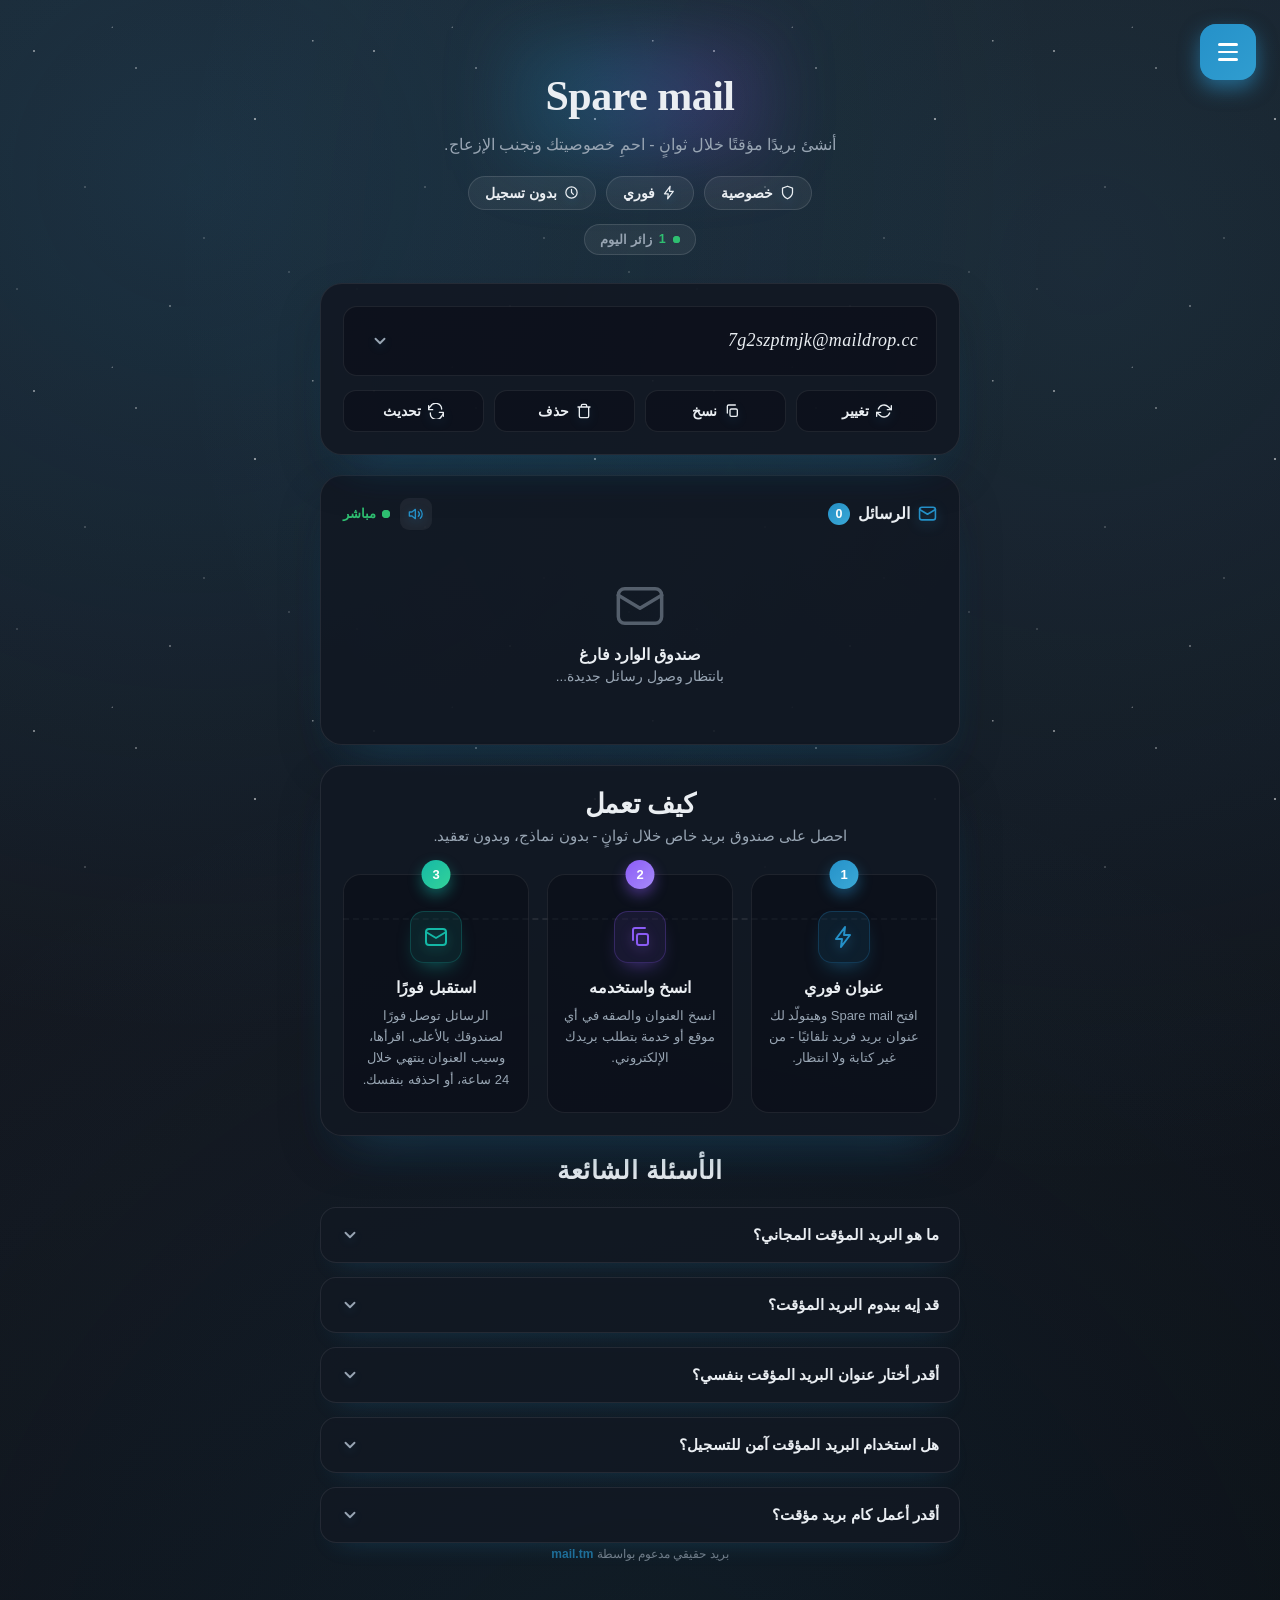
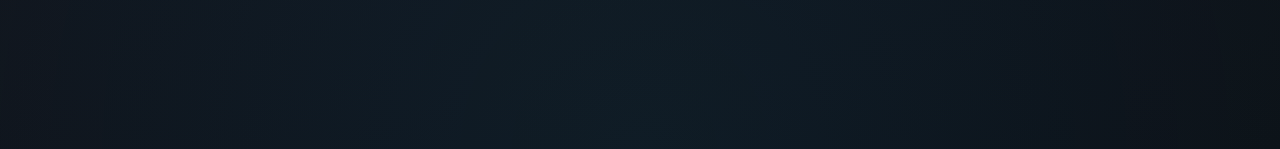
<file: index.html>
<!DOCTYPE html>
<html lang="ar" dir="rtl" data-theme="dark">
<head>
<meta charset="UTF-8">
<meta name="viewport" content="width=device-width, initial-scale=1, viewport-fit=cover">

<link rel="icon" type="image/png" sizes="512x512" href="/favicon.png">
<link rel="icon" type="image/png" sizes="32x32" href="/favicon-32x32.png">
<link rel="icon" type="image/png" sizes="16x16" href="/favicon-16x16.png">
<link rel="apple-touch-icon" href="/apple-touch-icon.png">
<link rel="manifest" href="/manifest.json">
<meta name="theme-color" content="#2591c9">

<!-- كود AdSense الأساسي المطلوب لفحص الموقع - لا تحذفه حتى لو الإعلانات لسه فاضية -->
<script async src="https://pagead2.googlesyndication.com/pagead/js/adsbygoogle.js?client=ca-pub-6024408814809068" crossorigin="anonymous"></script>

<meta name="description" content="أنشئ بريدًا مؤقتًا خلال ثوانٍ - احمِ خصوصيتك وتجنب الإزعاج.">
<meta property="og:title" content="Sparemail">
<meta property="og:description" content="أنشئ بريدًا مؤقتًا خلال ثوانٍ - احمِ خصوصيتك وتجنب الإزعاج.">
<meta property="og:image" content="https://spare-mail.com/og-image.png">
<meta property="og:type" content="website">
<meta property="og:url" content="https://spare-mail.com/">
<meta name="twitter:card" content="summary">
<meta name="twitter:title" content="Sparemail">
<meta name="twitter:description" content="أنشئ بريدًا مؤقتًا خلال ثوانٍ - احمِ خصوصيتك وتجنب الإزعاج.">
<meta name="twitter:image" content="https://spare-mail.com/og-image.png">

<title>Sparemail</title>
<style>
  :root{
    --blue:#2591c9;
    --blue2:#3ba9d6;
    --blue-rgb:37,145,201;
    --purple-rgb:139,92,246;
    --teal-rgb:20,184,166;
    --blue-light:#e6f6fd;
    --text-dark:#2b3a4a;
    --text-gray:#5b6b7b;
    --border:#eef1f4;
    --surface:#ffffff;
    --surface-hover:#f7f9fb;
    --surface-hover2:#f2f4f6;
    --page-bg: linear-gradient(180deg, #cfe8fb 0%, #dcedfa 30%, #eef5fb 60%, #f9fbfd 100%);
    --switch-off:#d5dbe1;
    --panel-shadow:0 25px 60px rgba(30,40,60,.3);
    --backdrop-color:rgba(20,30,45,.25);
    --card-bg:#ffffff;
    --card-border:rgba(30,40,60,.10);
    --pill-bg:rgba(46,168,232,.08);
    --pill-border:rgba(46,168,232,.22);
    --input-bg:#f4f7fa;
    --stars-opacity:0;
    --star-color:70,140,190;
    --day-opacity:1;
    transition:color .3s ease;
  }
  html[data-theme="dark"]{
    --blue-light:#173347;
    --text-dark:#eaeef2;
    --text-gray:#98a5b3;
    --border:#2a3542;
    --surface:#1b2430;
    --surface-hover:#242f3c;
    --surface-hover2:#2a3542;
    --page-bg:
      radial-gradient(circle at 15% 10%, rgba(46,168,232,.14), transparent 45%),
      radial-gradient(circle at 85% 15%, rgba(79,195,247,.10), transparent 50%),
      radial-gradient(circle at 50% 100%, rgba(46,168,232,.08), transparent 55%),
      linear-gradient(160deg, #1a2029 0%, #12161e 55%, #0b0e13 100%);
    --switch-off:#3a4552;
    --panel-shadow:0 25px 60px rgba(0,0,0,.55);
    --backdrop-color:rgba(0,0,0,.55);
    --card-bg:rgba(18,24,35,.92);
    --card-border:rgba(255,255,255,.08);
    --pill-bg:rgba(255,255,255,.06);
    --pill-border:rgba(255,255,255,.12);
    --input-bg:rgba(10,14,22,.55);
    --stars-opacity:1;
    --star-color:255,255,255;
    --day-opacity:0;
  }
  *{box-sizing:border-box;}
  html{
    overscroll-behavior-y:none;
    background:var(--page-bg);
    min-height:100%;
  }
  body{
    margin:0;
    min-height:100vh;
    background:var(--page-bg);
    transition:background .35s ease;
    font-family:-apple-system, BlinkMacSystemFont, "Segoe UI", "Segoe UI Variable", Roboto, "Helvetica Neue", Arial, sans-serif;
    -webkit-font-smoothing:antialiased;
    -moz-osx-font-smoothing:grayscale;
    text-rendering:optimizeLegibility;
    padding:70px 20px 100px;
    overflow-x:hidden;
    overscroll-behavior-y:none;
    position:relative;
  }

  /* ===== Backdrop ===== */
  .backdrop{
    position:fixed;
    inset:0;
    background:var(--backdrop-color);
    backdrop-filter:blur(3px);
    opacity:0;
    pointer-events:none;
    transition:opacity .3s ease;
    z-index:998;
  }
  .backdrop.show{ opacity:1; pointer-events:auto; }

  /* ===== Floating trigger button ===== */
  .fab-wrap{
    position:fixed;
    top:24px;
    right:24px;
    width:56px;
    height:56px;
    z-index:1000;
    transition:transform .35s cubic-bezier(.34,1.56,.64,1), opacity .3s ease, right .4s ease, left .4s ease;
  }
  html[dir="ltr"] .fab-wrap{ right:auto; left:24px; }
  .fab-ring{
    position:absolute;
    inset:0;
    border-radius:16px;
    background:var(--blue);
    opacity:.55;
    animation:pulseRing 2.2s ease-out infinite;
  }
  .fab-wrap.open .fab-ring{ animation:none; opacity:0; }
  @keyframes pulseRing{
    0%{ transform:scale(1); opacity:.55; }
    70%{ transform:scale(1.55); opacity:0; }
    100%{ transform:scale(1.55); opacity:0; }
  }
  .fab{
    position:absolute;
    inset:0;
    border-radius:16px;
    background:linear-gradient(135deg, var(--blue), var(--blue2));
    background-size:200% 200%;
    border:none;
    box-shadow:0 8px 20px rgba(46,168,232,.5);
    display:flex;
    flex-direction:column;
    align-items:center;
    justify-content:center;
    gap:5px;
    cursor:pointer;
    transition:transform .35s cubic-bezier(.34,1.56,.64,1), box-shadow .25s ease, background-position .6s ease;
    z-index:2;
  }
  .fab:hover{
    transform:translateY(-3px) scale(1.06);
    box-shadow:0 14px 28px rgba(46,168,232,.6);
    background-position:100% 50%;
  }
  .fab:active{ transform:scale(.92); }
  .fab .bar{
    width:20px;
    height:2.5px;
    border-radius:2px;
    background:#fff;
    transition:transform .35s cubic-bezier(.34,1.56,.64,1), opacity .25s ease, width .25s ease;
  }
  .fab-wrap.open .fab .bar:nth-child(1){ transform:translateY(7.5px) rotate(45deg); }
  .fab-wrap.open .fab .bar:nth-child(2){ opacity:0; width:0; }
  .fab-wrap.open .fab .bar:nth-child(3){ transform:translateY(-7.5px) rotate(-45deg); }

  /* ===== Panel ===== */
  .panel{
    position:fixed;
    top:100px;
    right:24px;
    width:340px;
    max-width:90vw;
    max-height:calc(100vh - 120px);
    overflow-y:auto;
    overscroll-behavior:contain;
    background:var(--surface);
    border-radius:22px;
    box-shadow:var(--panel-shadow);
    padding:8px 0 18px;
    transform:translateY(-18px) scale(.9);
    opacity:0;
    pointer-events:none;
    transition:transform .4s cubic-bezier(.34,1.56,.64,1), opacity .3s ease, right .4s ease, left .4s ease, background .35s ease;
    z-index:999;
    transform-origin:top right;
  }
  html[dir="ltr"] .panel{ right:auto; left:24px; transform-origin:top left; }
  .panel.open{
    transform:translateY(0) scale(1);
    opacity:1;
    pointer-events:auto;
  }

  .panel-header{
    display:flex;
    align-items:center;
    justify-content:space-between;
    padding:18px 20px 14px;
    position:relative;
  }
  .panel-header::after{
    content:"";
    position:absolute;
    bottom:0;
    right:20px;
    left:20px;
    height:1px;
    background:linear-gradient(90deg, transparent, var(--border), transparent);
  }
  .panel-title{
    font-size:19px;
    font-weight:700;
    letter-spacing:-.3px;
    color:var(--text-dark);
    position:relative;
  }
  .panel-title::after{
    content:"";
    position:absolute;
    right:0;
    bottom:-6px;
    width:0;
    height:3px;
    border-radius:3px;
    background:linear-gradient(90deg, var(--blue), var(--blue2));
    transition:width .5s ease .2s;
  }
  html[dir="ltr"] .panel-title::after{ right:auto; left:0; }
  .panel.open .panel-title::after{ width:100%; }

  .close-btn{
    width:32px;
    height:32px;
    border:none;
    background:transparent;
    color:var(--text-gray);
    display:flex;
    align-items:center;
    justify-content:center;
    cursor:pointer;
    border-radius:10px;
    transition:background .2s ease, transform .3s ease, color .2s ease;
  }
  .close-btn:hover{ background:#fdeeee; color:#e5555a; transform:rotate(90deg); }
  .close-btn svg{ width:18px; height:18px; }

  .menu-list{
    list-style:none;
    margin:6px 10px 0;
    padding:0;
  }
  .menu-item{
    border-bottom:1px solid var(--border);
    opacity:0;
    transform:translateY(10px);
    transition:opacity .35s ease, transform .35s ease;
  }
  .panel.open .menu-item{
    opacity:1;
    transform:translateY(0);
  }
  .panel.open .menu-item:nth-child(1){ transition-delay:.08s; }
  .panel.open .menu-item:nth-child(2){ transition-delay:.14s; }
  .panel.open .menu-item:nth-child(3){ transition-delay:.20s; }
  .panel.open .menu-item:nth-child(4){ transition-delay:.26s; }
  .panel.open .menu-item:nth-child(5){ transition-delay:.32s; }
  .menu-item:last-child{ border-bottom:none; }

  .menu-row{
    display:flex;
    align-items:center;
    justify-content:space-between;
    padding:16px 10px;
    cursor:pointer;
    border-radius:14px;
    position:relative;
    overflow:hidden;
    transition:background .2s ease, padding-right .2s ease;
    isolation:isolate;
  }
  .menu-row:hover{ background:var(--surface-hover); padding-right:16px; }
  html[dir="ltr"] .menu-row:hover{ padding-right:10px; padding-left:16px; }

  .menu-row::before{
    content:"";
    position:absolute;
    top:50%;
    right:0;
    transform:translateY(-50%);
    width:4px;
    height:0;
    border-radius:4px 0 0 4px;
    background:linear-gradient(180deg, var(--blue), var(--blue2));
    transition:height .25s ease;
  }
  html[dir="ltr"] .menu-row::before{ right:auto; left:0; border-radius:0 4px 4px 0; }
  .menu-item.active .menu-row::before{ height:60%; }

  .menu-item.active .menu-row{
    background:var(--blue-light);
  }

  .ripple{
    position:absolute;
    border-radius:50%;
    background:rgba(46,168,232,.35);
    transform:scale(0);
    animation:rippleAnim .55s ease-out forwards;
    pointer-events:none;
    z-index:0;
  }
  @keyframes rippleAnim{
    to{ transform:scale(2.6); opacity:0; }
  }

  .chevron{
    width:16px;
    height:16px;
    color:#9aa7b3;
    transition:transform .3s cubic-bezier(.34,1.56,.64,1), color .2s ease;
    flex-shrink:0;
    z-index:1;
  }
  .menu-item.expanded .chevron{ transform:rotate(180deg); color:var(--blue); }

  .row-main{
    display:flex;
    align-items:center;
    gap:14px;
    z-index:1;
  }
  .row-label{
    font-size:16px;
    font-weight:600;
    color:var(--text-dark);
    transition:color .2s ease, transform .2s ease;
  }
  .menu-item.active .row-label{ color:var(--blue); }
  .menu-row:hover .row-label{ transform:translateX(-2px); }
  html[dir="ltr"] .menu-row:hover .row-label{ transform:translateX(2px); }

  .row-icon{
    width:22px;
    height:22px;
    color:var(--text-gray);
    flex-shrink:0;
    filter:drop-shadow(0 4px 5px rgba(var(--blue-rgb),.16));
    transition:color .2s ease, transform .35s cubic-bezier(.34,1.56,.64,1), filter .25s ease;
  }
  .menu-item.active .row-icon{ color:var(--blue); transform:scale(1.12) rotate(-6deg); filter:drop-shadow(0 6px 8px rgba(var(--blue-rgb),.45)); }
  .menu-row:hover .row-icon{ transform:scale(1.15); }

  .submenu{
    max-height:0;
    overflow:hidden;
    transition:max-height .35s ease;
  }
  .menu-item.expanded .submenu{
    max-height:330px;
  }
  .submenu ul{
    list-style:none;
    margin:0;
    padding:2px 14px 10px 10px;
  }
  .submenu li{
    padding:10px 20px;
    font-size:14px;
    color:var(--text-gray);
    cursor:pointer;
    border-radius:10px;
    transition:background .2s ease, color .2s ease, transform .2s ease, opacity .3s ease;
    opacity:0;
    transform:translateX(8px);
  }
  .submenu li a{
    color:inherit;
    text-decoration:none;
    display:block;
    margin:-10px -20px;
    padding:10px 20px;
  }
  .menu-item.expanded .submenu li{
    opacity:1;
    transform:translateX(0);
  }
  .menu-item.expanded .submenu li:nth-child(1){ transition-delay:.06s; }
  .menu-item.expanded .submenu li:nth-child(2){ transition-delay:.11s; }
  .menu-item.expanded .submenu li:nth-child(3){ transition-delay:.16s; }
  .menu-item.expanded .submenu li:nth-child(4){ transition-delay:.21s; }
  .menu-item.expanded .submenu li:nth-child(5){ transition-delay:.26s; }
  .submenu li:hover{
    background:var(--surface-hover2);
    color:var(--blue);
    transform:translateX(-3px);
  }

  /* Dark mode toggle row */
  .submenu li.toggle-row{
    display:flex;
    align-items:center;
    justify-content:space-between;
    cursor:default;
  }
  .submenu li.toggle-row:hover{
    transform:none;
    color:var(--text-gray);
  }
  .switch{
    position:relative;
    display:inline-block;
    width:38px;
    height:21px;
    flex-shrink:0;
  }
  .switch input{
    opacity:0;
    width:0;
    height:0;
  }
  .switch-slider{
    position:absolute;
    inset:0;
    background:var(--switch-off);
    border-radius:22px;
    cursor:pointer;
    transition:background .25s ease;
  }
  .switch-slider::before{
    content:"";
    position:absolute;
    width:15px;
    height:15px;
    border-radius:50%;
    background:#fff;
    top:3px;
    right:3px;
    box-shadow:0 2px 4px rgba(0,0,0,.25);
    transition:transform .25s cubic-bezier(.34,1.56,.64,1);
  }
  .switch input:checked + .switch-slider{
    background:linear-gradient(135deg, var(--blue), var(--blue2));
  }
  .switch input:checked + .switch-slider::before{
    transform:translateX(-17px);
  }
  html[dir="ltr"] .switch-slider::before{ right:auto; left:3px; }
  html[dir="ltr"] .switch input:checked + .switch-slider::before{ transform:translateX(17px); }

  /* ===== Starfield ===== */
  .stars{
    position:fixed;
    inset:0;
    pointer-events:none;
    z-index:0;
    opacity:var(--stars-opacity);
    transition:opacity .5s ease;
    background-image:
      radial-gradient(1.4px 1.4px at 10% 15%, rgba(var(--star-color),.85), transparent),
      radial-gradient(1px 1px at 25% 55%, rgba(var(--star-color),.6), transparent),
      radial-gradient(1.2px 1.2px at 40% 20%, rgba(var(--star-color),.75), transparent),
      radial-gradient(1px 1px at 60% 70%, rgba(var(--star-color),.55), transparent),
      radial-gradient(1.6px 1.6px at 75% 35%, rgba(var(--star-color),.9), transparent),
      radial-gradient(1px 1px at 85% 80%, rgba(var(--star-color),.5), transparent),
      radial-gradient(1.2px 1.2px at 92% 12%, rgba(var(--star-color),.7), transparent),
      radial-gradient(1px 1px at 5% 85%, rgba(var(--star-color),.5), transparent),
      radial-gradient(1.3px 1.3px at 50% 90%, rgba(var(--star-color),.65), transparent),
      radial-gradient(1px 1px at 33% 8%, rgba(var(--star-color),.55), transparent);
    background-repeat:repeat;
    background-size:340px 340px;
    animation:twinkle 5s ease-in-out infinite alternate;
  }
  @keyframes twinkle{
    0%{ opacity:calc(var(--stars-opacity) * .55); }
    100%{ opacity:var(--stars-opacity); }
  }

  /* ===== Shooting stars (night liveliness) ===== */
  .shooting-stars{
    position:fixed;
    inset:0;
    pointer-events:none;
    z-index:0;
    opacity:var(--stars-opacity);
    transition:opacity .5s ease;
    overflow:hidden;
  }
  .shooting-star{
    position:absolute;
    width:140px;
    height:2px;
    background:linear-gradient(90deg, rgba(255,255,255,0), rgba(255,255,255,.95));
    border-radius:2px;
    transform:rotate(-38deg);
    opacity:0;
    animation:shoot var(--shoot-dur, 7s) ease-in infinite;
    animation-delay:var(--shoot-delay, 0s);
  }
  .shooting-star::after{
    content:"";
    position:absolute;
    inset-inline-end:0;
    top:-1.5px;
    width:5px;
    height:5px;
    border-radius:50%;
    background:#fff;
    box-shadow:0 0 8px 2px rgba(255,255,255,.9);
  }
  .shooting-star.s1{ top:12%; inset-inline-start:65%; --shoot-dur:6.5s; --shoot-delay:.5s; }
  .shooting-star.s2{ top:28%; inset-inline-start:20%; --shoot-dur:8s; --shoot-delay:3s; }
  .shooting-star.s3{ top:8%; inset-inline-start:40%; --shoot-dur:9.5s; --shoot-delay:5.5s; }
  @keyframes shoot{
    0%{ transform:translate(0,0) rotate(-38deg); opacity:0; }
    3%{ opacity:1; }
    16%{ transform:translate(-220px,170px) rotate(-38deg); opacity:0; }
    100%{ opacity:0; }
  }
  html[dir="ltr"] .shooting-star{ animation-name:shootLtr; }
  @keyframes shootLtr{
    0%{ transform:translate(0,0) rotate(-142deg); opacity:0; }
    3%{ opacity:1; }
    16%{ transform:translate(220px,170px) rotate(-142deg); opacity:0; }
    100%{ opacity:0; }
  }

  /* ===== Daytime sky (light theme) ===== */
  .day-sky{
    position:fixed;
    inset:0;
    pointer-events:none;
    z-index:0;
    opacity:var(--day-opacity);
    transition:opacity .5s ease;
    overflow:hidden;
  }
  .cloud{
    position:absolute;
    background:#fff;
    border-radius:999px;
    filter:blur(2px);
    opacity:var(--op, .3);
    animation: driftX var(--drift-dur, 34s) linear infinite, cloudPulse var(--pulse-dur, 6s) ease-in-out infinite;
    animation-delay: var(--drift-delay, 0s), var(--pulse-delay, 0s);
  }
  .cloud::before, .cloud::after{
    content:"";
    position:absolute;
    background:#fff;
    border-radius:999px;
  }
  @keyframes cloudPulse{
    0%,100%{ opacity:var(--op, .3); }
    50%{ opacity:calc(var(--op, .3) * .4); }
  }
  .cloud.c1{ top:14%; inset-inline-start:-140px; width:120px; height:38px; --op:.35; --drift-dur:38s; --pulse-dur:6s; --pulse-delay:0s; }
  .cloud.c1::before{ width:64px; height:64px; top:-30px; left:14px; }
  .cloud.c1::after{ width:46px; height:46px; top:-20px; left:56px; }
  .cloud.c2{ top:32%; inset-inline-start:-180px; width:90px; height:30px; --op:.28; --drift-dur:46s; --drift-delay:-14s; --pulse-dur:7s; --pulse-delay:-2s; }
  .cloud.c2::before{ width:48px; height:48px; top:-22px; left:10px; }
  .cloud.c2::after{ width:34px; height:34px; top:-14px; left:42px; }
  .cloud.c3{ top:22%; inset-inline-start:-160px; width:70px; height:24px; --op:.22; --drift-dur:52s; --drift-delay:-30s; --pulse-dur:5s; --pulse-delay:-4s; }
  .cloud.c3::before{ width:36px; height:36px; top:-16px; left:8px; }
  .cloud.c3::after{ width:26px; height:26px; top:-10px; left:32px; }
  @keyframes driftX{
    from{ transform:translateX(0); }
    to{ transform:translateX(calc(100vw + 300px)); }
  }
  html[dir="ltr"] .cloud{ animation-name:driftXltr, cloudPulse; }
  @keyframes driftXltr{
    from{ transform:translateX(0); }
    to{ transform:translateX(calc(-100vw - 300px)); }
  }

  /* ===== Page content ===== */
  .page-content{
    position:relative;
    z-index:1;
    max-width:640px;
    margin:0 auto;
  }

  .hero{
    position:relative;
    text-align:center;
    margin-bottom:28px;
  }
  .hero::before{
    content:"";
    position:absolute;
    top:-40px;
    left:50%;
    transform:translateX(-50%);
    width:280px;
    height:140px;
    background:
      radial-gradient(circle at 30% 50%, rgba(var(--blue-rgb),.28), transparent 65%),
      radial-gradient(circle at 70% 50%, rgba(var(--purple-rgb),.22), transparent 65%);
    filter:blur(30px);
    z-index:-1;
    animation:glowPulse 5s ease-in-out infinite;
  }
  @keyframes glowPulse{
    0%,100%{ opacity:.7; transform:translateX(-50%) scale(1); }
    50%{ opacity:1; transform:translateX(-50%) scale(1.08); }
  }
  .hero-title{
    font-family:"Georgia","Times New Roman",serif;
    font-style:normal;
    font-size:clamp(28px, 5vw, 42px);
    font-weight:800;
    letter-spacing:-.5px;
    color:var(--text-dark);
    margin:0 0 12px;
    line-height:1.25;
    opacity:0;
    transform:translateY(14px);
    animation:heroIn .6s ease forwards;
  }
  .hero-sub{
    font-size:16px;
    color:var(--text-gray);
    margin:0 0 22px;
    opacity:0;
    transform:translateY(14px);
    animation:heroIn .6s ease .1s forwards;
  }
  @keyframes heroIn{
    to{ opacity:1; transform:translateY(0); }
  }

  .badges{
    display:flex;
    flex-wrap:wrap;
    justify-content:center;
    gap:10px;
    opacity:0;
    transform:translateY(14px);
    animation:heroIn .6s ease .2s forwards;
  }
  .badge{
    display:inline-flex;
    align-items:center;
    gap:7px;
    padding:8px 16px;
    border-radius:999px;
    background:var(--pill-bg);
    border:1px solid var(--pill-border);
    color:var(--text-dark);
    font-size:13.5px;
    font-weight:600;
    cursor:default;
    transition:transform .25s cubic-bezier(.34,1.56,.64,1), background .2s ease, box-shadow .2s ease;
  }
  .badge:hover{
    transform:translateY(-3px) scale(1.04);
    box-shadow:0 8px 18px rgba(46,168,232,.18);
  }
  .badge svg{ width:15px; height:15px; flex-shrink:0; filter:drop-shadow(0 4px 5px rgba(var(--blue-rgb),.22)); }

  .visitor-counter{
    display:inline-flex;
    align-items:center;
    gap:7px;
    margin-top:14px;
    padding:7px 15px;
    border-radius:999px;
    background:var(--pill-bg);
    border:1px solid var(--pill-border);
    color:var(--text-gray);
    font-size:12.5px;
    font-weight:600;
    opacity:0;
    transform:translateY(10px);
    animation:heroIn .6s ease .3s forwards;
  }
  .visitor-counter #visitorCount{
    color:#2fbf71;
    font-weight:800;
  }
  .visitor-dot{
    position:relative;
    width:7px;
    height:7px;
    border-radius:50%;
    background:#2fbf71;
    flex-shrink:0;
  }
  .visitor-dot::after{
    content:"";
    position:absolute;
    inset:0;
    border-radius:50%;
    background:#2fbf71;
    animation:livePing 1.6s ease-out infinite;
  }

  .card{
    position:relative;
    background:var(--card-bg);
    border:1px solid var(--card-border);
    border-radius:22px;
    padding:22px;
    margin-bottom:20px;
    box-shadow:0 20px 45px rgba(10,15,25,.18), 0 30px 50px -28px rgba(var(--blue-rgb),.35);
    opacity:0;
    transform:translateY(18px);
    animation:heroIn .6s ease .3s forwards;
    transition:transform .3s ease, box-shadow .3s ease;
  }
  .card:hover{
    transform:translateY(-3px);
    box-shadow:0 24px 50px rgba(10,15,25,.2), 0 34px 55px -24px rgba(var(--blue-rgb),.45);
  }
  .messages-card{ animation-delay:.4s; }

  .email-card{
    position:relative;
    z-index:20;
  }
  .email-display-wrap{
    position:relative;
    margin-bottom:14px;
  }
  .email-display{
    display:flex;
    align-items:center;
    justify-content:space-between;
    gap:10px;
    background:var(--input-bg);
    border:1px solid var(--card-border);
    border-radius:14px;
    padding:16px 18px;
  }
  .domain-chevron{
    transition:transform .3s cubic-bezier(.34,1.56,.64,1);
  }
  .email-display-wrap.open .domain-chevron{ transform:rotate(180deg); color:var(--blue); }

  .domain-dropdown{
    position:absolute;
    top:calc(100% + 8px);
    left:0;
    right:0;
    z-index:100;
    background:var(--card-bg);
    border:1px solid var(--card-border);
    border-radius:14px;
    box-shadow:0 18px 40px rgba(0,0,0,.3);
    opacity:0;
    transform:translateY(-8px) scale(.97);
    pointer-events:none;
    transition:opacity .22s ease, transform .22s cubic-bezier(.34,1.56,.64,1);
  }
  .email-display-wrap.open .domain-dropdown{
    opacity:1;
    transform:translateY(0) scale(1);
    pointer-events:auto;
  }
  .domain-dropdown-inner{
    max-height:220px;
    overflow-y:auto;
    overscroll-behavior:contain;
    padding:8px 6px;
  }
  .domain-dropdown-label{
    margin:4px 8px 6px;
    font-size:11.5px;
    font-weight:700;
    color:var(--text-gray);
    text-transform:uppercase;
    letter-spacing:.4px;
  }
  .domain-list{
    list-style:none;
    margin:0;
    padding:0;
  }
  .domain-option{
    padding:10px 12px;
    border-radius:10px;
    font-family:"Consolas","Courier New",monospace;
    font-size:13.5px;
    color:var(--text-dark);
    cursor:pointer;
    transition:background .2s ease, color .2s ease;
  }
  .domain-option:hover{ background:var(--surface-hover); color:var(--blue); }
  .domain-loading{
    padding:10px 12px;
    font-size:13px;
    color:var(--text-gray);
    text-align:center;
  }
  .email-text{
    font-family:"Georgia","Times New Roman",serif;
    font-size:clamp(15px, 3.6vw, 18px);
    font-weight:500;
    font-style:italic;
    color:var(--text-dark);
    letter-spacing:.3px;
    overflow-x:auto;
    white-space:nowrap;
    transition:opacity .2s ease, transform .2s ease;
  }
  .email-text.empty{
    color:var(--text-gray);
    font-weight:500;
    font-style:italic;
  }
  .email-text.swap{ opacity:0; transform:translateY(-6px); }

  .icon-btn{
    position:relative;
    width:36px;
    height:36px;
    border-radius:10px;
    border:none;
    background:transparent;
    color:var(--text-gray);
    display:flex;
    align-items:center;
    justify-content:center;
    cursor:pointer;
    flex-shrink:0;
    overflow:hidden;
    transition:background .2s ease, color .2s ease, transform .15s ease;
  }
  .icon-btn:hover{ background:var(--surface-hover); color:var(--blue); }
  .icon-btn:active{ transform:scale(.88); }
  .icon-btn svg{ width:18px; height:18px; filter:drop-shadow(0 3px 4px rgba(var(--blue-rgb),.18)); transition:transform .3s cubic-bezier(.34,1.56,.64,1), filter .25s ease; }
  .icon-btn:hover svg{ filter:drop-shadow(0 5px 8px rgba(var(--blue-rgb),.4)); }
  .icon-btn.success{ color:#2fbf71; }

  .email-actions{
    display:grid;
    grid-template-columns:repeat(4, 1fr);
    gap:10px;
  }
  .action-btn{
    position:relative;
    display:flex;
    align-items:center;
    justify-content:center;
    gap:7px;
    padding:12px 8px;
    border-radius:13px;
    border:1px solid var(--card-border);
    background:var(--input-bg);
    color:var(--text-dark);
    font-size:13.5px;
    font-weight:700;
    cursor:pointer;
    overflow:hidden;
    isolation:isolate;
    transition:transform .2s ease, box-shadow .2s ease, background .2s ease, border-color .2s ease;
  }
  .action-btn svg{ width:16px; height:16px; flex-shrink:0; filter:drop-shadow(0 4px 5px rgba(var(--blue-rgb),.2)); transition:transform .35s cubic-bezier(.34,1.56,.64,1), filter .25s ease; }
  .action-btn:hover svg{ filter:drop-shadow(0 6px 9px rgba(var(--blue-rgb),.45)); }
  .action-btn:hover{
    transform:translateY(-3px);
    box-shadow:0 10px 22px rgba(10,15,25,.16);
    border-color:var(--blue);
    color:var(--blue);
  }
  .action-btn:hover svg{ transform:scale(1.15); }
  .action-btn:active{ transform:translateY(-1px) scale(.97); }
  .action-btn.spin svg{ animation:spin360 .5s ease; }
  .action-btn.danger:hover{ border-color:#e5555a; color:#e5555a; }
  .action-btn.shake{ animation:shakeX .4s ease; }
  @keyframes spin360{ to{ transform:rotate(360deg); } }
  @keyframes shakeX{
    0%,100%{ transform:translateX(0); }
    25%{ transform:translateX(-4px); }
    75%{ transform:translateX(4px); }
  }

  .messages-header{
    display:flex;
    align-items:center;
    justify-content:space-between;
    margin-bottom:4px;
  }
  .messages-title{
    display:flex;
    align-items:center;
    gap:8px;
    font-size:16px;
    font-weight:700;
    color:var(--text-dark);
  }
  .messages-title svg{ width:19px; height:19px; color:var(--blue); filter:drop-shadow(0 4px 6px rgba(var(--blue-rgb),.35)); }
  .msg-count{
    display:inline-flex;
    align-items:center;
    justify-content:center;
    min-width:22px;
    height:22px;
    padding:0 6px;
    border-radius:999px;
    background:linear-gradient(135deg, var(--blue), var(--blue2));
    color:#fff;
    font-size:12.5px;
    font-weight:700;
    transition:transform .3s cubic-bezier(.34,1.56,.64,1);
  }
  .msg-count.pop{ animation:popScale .4s cubic-bezier(.34,1.56,.64,1); }
  @keyframes popScale{
    0%{ transform:scale(1); }
    50%{ transform:scale(1.4); }
    100%{ transform:scale(1); }
  }

  .messages-status{
    display:flex;
    align-items:center;
    gap:10px;
  }
  .sound-btn{
    width:32px;
    height:32px;
    border-radius:9px;
    border:none;
    background:var(--pill-bg);
    color:var(--blue);
    display:flex;
    align-items:center;
    justify-content:center;
    cursor:pointer;
    transition:background .2s ease, transform .15s ease;
  }
  .sound-btn.muted{ color:var(--text-gray); }
  .sound-btn:active{ transform:scale(.88); }
  .sound-btn svg{ width:16px; height:16px; filter:drop-shadow(0 3px 5px rgba(var(--blue-rgb),.3)); }

  .live-indicator{
    display:flex;
    align-items:center;
    gap:6px;
    font-size:13px;
    font-weight:700;
    color:#2fbf71;
  }
  .live-dot{
    position:relative;
    width:8px;
    height:8px;
    border-radius:50%;
    background:#2fbf71;
  }
  .live-dot::after{
    content:"";
    position:absolute;
    inset:0;
    border-radius:50%;
    background:#2fbf71;
    animation:livePing 1.6s ease-out infinite;
  }
  @keyframes livePing{
    0%{ transform:scale(1); opacity:.7; }
    100%{ transform:scale(2.6); opacity:0; }
  }

  .messages-empty{
    display:flex;
    flex-direction:column;
    align-items:center;
    justify-content:center;
    text-align:center;
    padding:46px 10px 30px;
    color:var(--text-gray);
    transition:opacity .3s ease;
  }
  .messages-empty svg{
    width:52px;
    height:52px;
    color:var(--text-gray);
    opacity:.5;
    margin-bottom:14px;
    animation:floatY 3s ease-in-out infinite;
  }
  @keyframes floatY{
    0%,100%{ transform:translateY(0); }
    50%{ transform:translateY(-6px); }
  }
  .empty-title{
    font-size:15.5px;
    font-weight:700;
    color:var(--text-dark);
    margin:0 0 4px;
  }
  .empty-sub{
    font-size:13.5px;
    margin:0;
  }

  .messages-list{
    list-style:none;
    margin:6px 0 0;
    padding:0 2px 2px 0;
    max-height:296px;
    overflow-y:auto;
    overscroll-behavior:contain;
    scroll-behavior:smooth;
  }
  .msg-item{
    display:flex;
    flex-direction:column;
    gap:4px;
    padding:14px 16px;
    border-radius:14px;
    background:var(--input-bg);
    border:1px solid var(--card-border);
    margin-top:10px;
    cursor:pointer;
    opacity:0;
    transform:translateY(10px);
    animation:heroIn .4s ease forwards;
    transition:transform .2s ease, box-shadow .2s ease;
  }
  .msg-item:hover{ transform:translateY(-2px); box-shadow:0 10px 20px rgba(10,15,25,.15); }
  .msg-item .msg-from{ font-size:14px; font-weight:700; color:var(--text-dark); }
  .msg-item .msg-subject{ font-size:13px; color:var(--text-gray); }
  .msg-item.read .msg-from{ font-weight:500; }

  /* ===== How It Works ===== */
  .how-card{ text-align:center; }
  .section-header{ margin-bottom:30px; }
  .section-title{
    font-size:clamp(21px, 4vw, 27px);
    font-weight:800;
    letter-spacing:-.4px;
    color:var(--text-dark);
    margin:0 0 8px;
  }
  .section-sub{
    font-size:14.5px;
    color:var(--text-gray);
    margin:0;
  }

  .steps-grid{
    position:relative;
    display:grid;
    grid-template-columns:repeat(3, 1fr);
    gap:18px;
  }
  .steps-grid::after{
    content:"";
    position:absolute;
    top:44px;
    left:0;
    right:0;
    height:0;
    border-top:2px dashed var(--card-border);
    z-index:0;
  }
  @media (max-width:680px){
    .steps-grid{ grid-template-columns:1fr; gap:34px; }
    .steps-grid::after{ display:none; }
  }

  .step{
    position:relative;
    z-index:1;
    background:var(--input-bg);
    border:1px solid var(--card-border);
    border-radius:18px;
    padding:36px 16px 22px;
    opacity:0;
    transform:translateY(14px);
    animation:heroIn .5s ease forwards;
    transition:transform .25s ease, box-shadow .25s ease;
  }
  .step:hover{ transform:translateY(-4px); box-shadow:0 14px 28px rgba(10,15,25,.14); }
  .step:nth-child(2){ animation-delay:.08s; }
  .step:nth-child(3){ animation-delay:.16s; }

  .step-num{
    position:absolute;
    top:-15px;
    left:50%;
    transform:translateX(-50%);
    width:29px;
    height:29px;
    border-radius:50%;
    background:linear-gradient(135deg, var(--blue), var(--blue2));
    color:#fff;
    font-size:13px;
    font-weight:800;
    display:flex;
    align-items:center;
    justify-content:center;
    box-shadow:0 6px 14px rgba(var(--blue-rgb),.45);
  }

  .step-icon{
    width:52px;
    height:52px;
    margin:0 auto 16px;
    border-radius:14px;
    background:var(--pill-bg);
    border:1px solid var(--pill-border);
    display:flex;
    align-items:center;
    justify-content:center;
    color:var(--blue);
    box-shadow:0 10px 20px -10px rgba(var(--blue-rgb),.5);
    transition:transform .3s cubic-bezier(.34,1.56,.64,1), box-shadow .3s ease;
  }
  .step:hover .step-icon{ transform:translateY(-3px) scale(1.06); }
  .step:nth-child(2) .step-num{ background:linear-gradient(135deg, rgb(var(--purple-rgb)), #a78bfa); box-shadow:0 6px 14px rgba(var(--purple-rgb),.45); }
  .step:nth-child(3) .step-num{ background:linear-gradient(135deg, rgb(var(--teal-rgb)), #34d399); box-shadow:0 6px 14px rgba(var(--teal-rgb),.45); }
  .step-icon svg{ width:24px; height:24px; filter:drop-shadow(0 4px 6px rgba(var(--blue-rgb),.35)); }

  .step:nth-child(1) .step-icon{ color:rgb(var(--blue-rgb)); background:rgba(var(--blue-rgb),.1); border-color:rgba(var(--blue-rgb),.25); box-shadow:0 10px 20px -10px rgba(var(--blue-rgb),.55); }
  .step:nth-child(1) .step-icon svg{ filter:drop-shadow(0 4px 6px rgba(var(--blue-rgb),.4)); }
  .step:nth-child(2) .step-icon{ color:rgb(var(--purple-rgb)); background:rgba(var(--purple-rgb),.1); border-color:rgba(var(--purple-rgb),.25); box-shadow:0 10px 20px -10px rgba(var(--purple-rgb),.55); }
  .step:nth-child(2) .step-icon svg{ filter:drop-shadow(0 4px 6px rgba(var(--purple-rgb),.4)); }
  .step:nth-child(3) .step-icon{ color:rgb(var(--teal-rgb)); background:rgba(var(--teal-rgb),.1); border-color:rgba(var(--teal-rgb),.25); box-shadow:0 10px 20px -10px rgba(var(--teal-rgb),.55); }
  .step:nth-child(3) .step-icon svg{ filter:drop-shadow(0 4px 6px rgba(var(--teal-rgb),.4)); }

  .step-title{ font-size:15.5px; font-weight:700; color:var(--text-dark); margin:0 0 8px; }
  .step-desc{ font-size:13px; color:var(--text-gray); line-height:1.65; margin:0; }

  /* ===== Ad slots ===== */
  .ad-placeholder-mid{
    /* Real ad already placed here - no reserved empty space, so it sits
       flush between the messages card and the "how it works" card. */
  }
  .ad-placeholder-end{
    min-height:60px;
    margin:28px 0 0;
  }

  /* ===== FAQ ===== */
  .faq-section{ margin-top:4px; }
  .faq-title{
    text-align:center;
    font-size:clamp(19px, 3.6vw, 25px);
    font-weight:800;
    letter-spacing:.6px;
    text-transform:uppercase;
    color:var(--text-dark);
    margin:0 0 22px;
  }
  .faq-list{
    display:flex;
    flex-direction:column;
    gap:14px;
  }
  .faq-item{
    background:var(--card-bg);
    border:1px solid var(--card-border);
    border-radius:16px;
    overflow:hidden;
    opacity:0;
    transform:translateY(12px);
    animation:heroIn .45s ease forwards;
    box-shadow:0 14px 26px -18px rgba(var(--blue-rgb),.3);
    transition:box-shadow .3s ease, border-color .3s ease;
  }
  .faq-item.open{
    border-color:rgba(var(--blue-rgb),.35);
    box-shadow:0 18px 32px -16px rgba(var(--blue-rgb),.5);
  }
  .faq-item:nth-child(1){ animation-delay:.04s; }
  .faq-item:nth-child(2){ animation-delay:.09s; }
  .faq-item:nth-child(3){ animation-delay:.14s; }
  .faq-item:nth-child(4){ animation-delay:.19s; }
  .faq-item:nth-child(5){ animation-delay:.24s; }

  .faq-question{
    display:flex;
    align-items:center;
    justify-content:space-between;
    gap:12px;
    padding:18px 20px;
    cursor:pointer;
    font-size:15px;
    font-weight:700;
    color:var(--text-dark);
    transition:background .2s ease;
  }
  .faq-question:hover{ background:var(--surface-hover); }
  .faq-chevron{
    width:18px;
    height:18px;
    color:var(--text-gray);
    flex-shrink:0;
    filter:drop-shadow(0 3px 4px rgba(var(--blue-rgb),.16));
    transition:transform .3s cubic-bezier(.34,1.56,.64,1), color .2s ease;
  }
  .faq-item.open .faq-chevron{ transform:rotate(180deg); color:var(--blue); }

  .faq-answer{
    max-height:0;
    overflow:hidden;
    transition:max-height .35s ease;
  }
  .faq-item.open .faq-answer{ max-height:220px; }
  .faq-answer p{
    margin:0;
    padding:0 20px 18px;
    font-size:13.5px;
    color:var(--text-gray);
    line-height:1.75;
  }

  /* Side skyscraper ads - only on wide (tablet-landscape+) screens */
  .ad-side{
    position:absolute;
    top:210px;
    width:160px;
    height:600px;
    max-height:75vh;
    display:none;
    z-index:5;
  }
  .ad-side.left{ left:100px; }
  .ad-side.right{ right:100px; }
  .ad-side-2{ top:860px; }
  @media (min-width:1180px){
    .ad-side{ display:flex; }
    body{ min-height:1560px; }
  }

  @media (min-width:900px){
    .overlay-header, .articles-grid, .articles-empty, .add-article-form{
      max-width:820px;
    }
    .articles-grid{
      grid-template-columns:repeat(auto-fill, minmax(190px, 1fr));
      gap:18px;
    }
    .add-article-form{ max-width:520px; }
  }

  /* Toast */
  .toast{
    position:fixed;
    bottom:28px;
    left:50%;
    transform:translateX(-50%) translateY(20px);
    background:var(--text-dark);
    color:var(--card-bg);
    padding:12px 22px;
    border-radius:12px;
    font-size:14px;
    font-weight:600;
    box-shadow:0 15px 35px rgba(0,0,0,.25);
    opacity:0;
    pointer-events:none;
    transition:opacity .25s ease, transform .25s ease;
    z-index:1100;
    display:flex;
    align-items:center;
    gap:8px;
  }
  .toast.show{
    opacity:1;
    transform:translateX(-50%) translateY(0);
  }
  .toast svg{ width:16px; height:16px; color:#2fbf71; }

  .powered-by{
    text-align:center;
    font-size:12px;
    color:var(--text-gray);
    opacity:.7;
    margin:4px 0 0;
  }
  .powered-by a{
    color:var(--blue);
    text-decoration:none;
    font-weight:600;
  }
  .powered-by a:hover{ text-decoration:underline; }

  /* ===== Articles overlay pages ===== */
  .overlay-page{
    position:fixed;
    inset:0;
    background:var(--page-bg);
    z-index:1050;
    overflow-y:auto;
    overscroll-behavior:contain;
    padding:20px 5vw 60px;
    opacity:0;
    transform:translateY(16px);
    pointer-events:none;
    transition:opacity .3s ease, transform .3s ease;
  }
  .overlay-page.open{
    opacity:1;
    transform:translateY(0);
    pointer-events:auto;
  }
  .overlay-header{
    display:flex;
    align-items:center;
    justify-content:space-between;
    max-width:min(640px, 92vw);
    margin:0 auto 22px;
    position:sticky;
    top:10px;
    background:var(--surface);
    border:1px solid var(--card-border);
    border-radius:24px;
    box-shadow:0 12px 30px rgba(10,15,25,.16);
    padding:10px 14px;
    z-index:2;
  }
  .overlay-back, .overlay-add{
    width:38px;
    height:38px;
    border-radius:50%;
    background:var(--input-bg);
    border:1px solid var(--card-border);
    display:flex;
    align-items:center;
    justify-content:center;
    color:var(--text-dark);
    cursor:pointer;
    flex-shrink:0;
    transition:background .2s ease, transform .2s ease;
  }
  .overlay-back:hover, .overlay-add:hover{ background:var(--surface-hover); transform:translateY(-2px); }
  .overlay-back svg, .overlay-add svg{ width:18px; height:18px; }
  .overlay-title{
    font-size:18px;
    font-weight:800;
    letter-spacing:-.3px;
    color:var(--text-dark);
    margin:0;
  }

  /* ===== Message detail overlay (Gmail-style reader) ===== */
  .msg-detail-overlay{
    display:flex;
    flex-direction:column;
    padding:14px clamp(10px,3vw,24px) 0;
    overflow:hidden;
  }
  .msg-detail-header{
    position:static;
    margin:0 0 12px;
    max-width:min(720px, 96vw);
    align-items:flex-start;
    flex-shrink:0;
  }
  .msg-detail-meta{ flex:1; min-width:0; padding:0 10px; }
  .msg-detail-subject{
    font-size:15px;
    font-weight:800;
    color:var(--text-dark);
    margin:0 0 3px;
    overflow-wrap:break-word;
  }
  .msg-detail-from{
    font-size:12.5px;
    color:var(--text-gray);
    margin:0;
    overflow-wrap:break-word;
  }
  .msg-detail-date{
    font-size:11px;
    color:var(--text-gray);
    opacity:.75;
    margin:3px 0 0;
  }
  .msg-detail-avatar{
    width:38px;
    height:38px;
    border-radius:50%;
    background:var(--input-bg);
    border:1px solid var(--card-border);
    display:flex;
    align-items:center;
    justify-content:center;
    font-size:15px;
    font-weight:800;
    color:var(--blue);
    flex-shrink:0;
  }
  .msg-detail-body-wrap{
    flex:1;
    min-height:0;
    max-width:min(720px, 96vw);
    width:100%;
    margin:0 auto;
    display:flex;
    flex-direction:column;
    padding-bottom:16px;
  }
  .msg-image-banner{
    display:flex;
    align-items:center;
    justify-content:space-between;
    gap:10px;
    background:var(--input-bg);
    border:1px solid var(--card-border);
    border-radius:12px;
    padding:9px 12px;
    margin:0 0 10px;
    font-size:12px;
    color:var(--text-gray);
    flex-shrink:0;
  }
  .msg-image-banner button{
    flex-shrink:0;
    border:1px solid var(--pill-border);
    background:var(--pill-bg);
    color:var(--blue);
    font-weight:700;
    font-size:12px;
    padding:6px 12px;
    border-radius:999px;
    cursor:pointer;
  }
  .msg-detail-frame{
    flex:1;
    min-height:0;
    width:100%;
    border:1px solid var(--card-border);
    border-radius:16px;
    background:#fff;
  }
  .msg-detail-loading{
    flex:1;
    display:flex;
    align-items:center;
    justify-content:center;
    font-size:13px;
    color:var(--text-gray);
  }

  .articles-grid{
    display:grid;
    grid-template-columns:repeat(auto-fill, minmax(150px, 1fr));
    gap:14px;
    max-width:min(640px, 92vw);
    margin:0 auto;
  }
  .article-card{
    background:var(--card-bg);
    border:1px solid var(--card-border);
    border-radius:16px;
    overflow:hidden;
    cursor:pointer;
    opacity:0;
    transform:translateY(10px);
    animation:heroIn .4s ease forwards;
    transition:transform .2s ease, box-shadow .2s ease;
  }
  .article-card:hover{ transform:translateY(-3px); box-shadow:0 14px 26px rgba(10,15,25,.18); }
  .article-thumb{
    width:100%;
    aspect-ratio:16/10;
    background:var(--input-bg);
    display:flex;
    align-items:center;
    justify-content:center;
    color:var(--text-gray);
    overflow:hidden;
  }
  .article-thumb img{ width:100%; height:100%; object-fit:cover; }
  .article-thumb svg{ width:30px; height:30px; opacity:.4; }
  .article-card-title{
    padding:10px 12px 14px;
    font-size:13px;
    font-weight:700;
    color:var(--text-dark);
    line-height:1.5;
  }
  .articles-empty{
    text-align:center;
    color:var(--text-gray);
    font-size:13.5px;
    max-width:min(640px, 92vw);
    margin:40px auto;
  }

  .add-article-form{
    max-width:min(480px, 92vw);
    margin:0 auto;
    display:flex;
    flex-direction:column;
    gap:14px;
  }
  .image-upload{
    position:relative;
    aspect-ratio:16/9;
    border:1.5px dashed var(--card-border);
    border-radius:16px;
    background:var(--input-bg);
    display:flex;
    flex-direction:column;
    align-items:center;
    justify-content:center;
    gap:8px;
    cursor:pointer;
    color:var(--text-gray);
    overflow:hidden;
    font-size:13px;
    transition:border-color .2s ease;
  }
  .image-upload:hover{ border-color:rgba(var(--blue-rgb),.4); }
  .image-upload img{
    position:absolute;
    inset:0;
    width:100%;
    height:100%;
    object-fit:cover;
  }
  .image-upload svg{ width:26px; height:26px; opacity:.6; }
  .form-input, .form-textarea{
    background:var(--input-bg);
    border:1px solid var(--card-border);
    border-radius:12px;
    padding:13px 14px;
    font-size:14px;
    color:var(--text-dark);
    font-family:inherit;
    outline:none;
    transition:border-color .2s ease;
  }
  .form-input:focus, .form-textarea:focus{ border-color:rgba(var(--blue-rgb),.5); }
  .form-textarea{ min-height:110px; resize:vertical; line-height:1.6; }
  .publish-btn{
    background:linear-gradient(135deg, var(--blue), var(--blue2));
    color:#fff;
    border:none;
    border-radius:12px;
    padding:14px;
    font-size:14.5px;
    font-weight:700;
    cursor:pointer;
    transition:transform .2s ease, box-shadow .2s ease;
  }
  .publish-btn:hover{ transform:translateY(-2px); box-shadow:0 12px 24px rgba(var(--blue-rgb),.35); }
  .publish-btn:active{ transform:translateY(0); }

  .article-detail{
    max-width:min(640px, 92vw);
    margin:0 auto;
  }
  .article-detail-image{
    width:100%;
    aspect-ratio:16/9;
    border-radius:18px;
    background:var(--input-bg);
    border:1px solid var(--card-border);
    display:flex;
    align-items:center;
    justify-content:center;
    color:var(--text-gray);
    overflow:hidden;
    margin-bottom:20px;
  }
  .article-detail-image img{ width:100%; height:100%; object-fit:cover; }
  .article-detail-image svg{ width:40px; height:40px; opacity:.4; }
  .article-detail-title{
    font-size:clamp(20px, 4vw, 26px);
    font-weight:800;
    letter-spacing:-.3px;
    color:var(--text-dark);
    margin:0 0 14px;
    line-height:1.35;
  }
  .article-detail-content{
    font-size:14.5px;
    line-height:1.9;
    color:var(--text-gray);
    white-space:pre-wrap;
    margin:0;
  }
  .article-detail-content:empty::after{
    content:'مفيش محتوى إضافي لهذا المقال.';
    font-style:italic;
    opacity:.7;
  }
  html[lang="en"] .article-detail-content:empty::after{
    content:'No additional content for this article.';
  }

  /* ===== Phone refinements ===== */
  @media (max-width:480px){
    body{ padding:36px 12px 56px; }
    .page-content{ max-width:100%; }

    .overlay-page{ padding:16px 4vw 50px; }
    .overlay-header{ margin:0 auto 16px; padding:8px 10px; border-radius:20px; top:6px; }
    .overlay-back, .overlay-add{ width:34px; height:34px; border-radius:50%; }
    .overlay-back svg, .overlay-add svg{ width:16px; height:16px; }
    .overlay-title{ font-size:15.5px; }
    .articles-grid{ grid-template-columns:repeat(auto-fill, minmax(128px, 1fr)); gap:10px; }
    .article-card{ border-radius:13px; }
    .article-card-title{ padding:8px 10px 12px; font-size:12px; }
    .article-thumb svg{ width:24px; height:24px; }
    .add-article-form{ gap:11px; }
    .image-upload{ font-size:11.5px; gap:6px; }
    .image-upload svg{ width:22px; height:22px; }
    .form-input, .form-textarea{ padding:11px 12px; font-size:13px; }
    .form-textarea{ min-height:88px; }
    .publish-btn{ padding:12px; font-size:13.5px; }

    .fab-wrap{ width:44px; height:44px; top:18px; right:18px; }
    html[dir="ltr"] .fab-wrap{ right:auto; left:18px; }
    .fab{ border-radius:13px; gap:4px; }
    .fab .bar{ width:15px; height:2px; }
    .fab-wrap.open .fab .bar:nth-child(1){ transform:translateY(6px) rotate(45deg); }
    .fab-wrap.open .fab .bar:nth-child(3){ transform:translateY(-6px) rotate(-45deg); }

    .panel{ top:70px; right:18px; width:270px; border-radius:18px; padding:4px 0 12px; }
    html[dir="ltr"] .panel{ right:auto; left:18px; }
    .panel-header{ padding:14px 16px 10px; }
    .panel-title{ font-size:16px; }
    .menu-list{ margin:4px 8px 0; }
    .menu-row{ padding:12px 8px; }
    .row-label{ font-size:14px; }
    .row-icon{ width:18px; height:18px; }
    .chevron{ width:14px; height:14px; }
    .submenu ul{ padding:2px 12px 8px 8px; }
    .submenu li{ padding:8px 16px; font-size:12.5px; }

    .hero{ margin-bottom:18px; }
    .hero-title{ font-size:23px; letter-spacing:-.3px; margin:0 0 8px; }
    .hero::before{ width:200px; height:100px; top:-26px; }
    .hero-sub{ margin:0 0 14px; font-size:13px; line-height:1.5; padding:0 6px; }
    .badges{ gap:6px; }
    .badge{ padding:6px 10px; font-size:11.5px; gap:5px; }
    .badge svg{ width:13px; height:13px; }

    .card{ padding:14px; border-radius:14px; margin-bottom:12px; }
    .card:hover{ transform:none; }

    .email-display-wrap{ margin-bottom:10px; }
    .email-display{ padding:12px 13px; gap:8px; border-radius:12px; }
    .email-text{ font-size:14px; }
    .icon-btn{ width:32px; height:32px; }
    .email-actions{
      grid-template-columns:repeat(2, 1fr);
      gap:8px;
    }
    .action-btn{ padding:11px 8px; font-size:12px; border-radius:11px; gap:5px; }
    .action-btn svg{ width:14px; height:14px; }

    .messages-title{ font-size:14px; }
    .messages-title svg{ width:16px; height:16px; }
    .live-indicator{ font-size:11.5px; }
    .messages-empty{ padding:34px 10px 20px; }
    .messages-empty svg{ width:40px; height:40px; margin-bottom:10px; }
    .empty-title{ font-size:14px; }
    .empty-sub{ font-size:12px; }
    .messages-list{ max-height:230px; }
    .msg-item{ padding:11px 13px; border-radius:11px; }

    .ad-placeholder-end{ min-height:50px; }

    .section-header{ margin-bottom:16px; }
    .section-title{ font-size:19px; }
    .section-sub{ font-size:12.5px; }

    .steps-grid{ gap:20px; }
    .step{ padding:26px 12px 16px; border-radius:14px; }
    .step-num{ width:24px; height:24px; font-size:11.5px; top:-12px; }
    .step-icon{ width:42px; height:42px; border-radius:12px; margin-bottom:12px; }
    .step-icon svg{ width:20px; height:20px; }
    .step-title{ font-size:14px; margin:0 0 6px; }
    .step-desc{ font-size:12px; line-height:1.55; }

    .faq-title{ font-size:18px; letter-spacing:.3px; }
    .faq-list{ gap:10px; }
    .faq-item{ border-radius:13px; }
    .faq-question{ padding:14px 14px; font-size:13px; gap:10px; }
    .faq-chevron{ width:16px; height:16px; }
    .faq-answer p{ padding:0 14px 14px; font-size:12.5px; }
  }
</style>
</head>
<body>

<div class="stars"></div>
<div class="shooting-stars">
  <span class="shooting-star s1"></span>
  <span class="shooting-star s2"></span>
  <span class="shooting-star s3"></span>
</div>
<div class="day-sky">
  <div class="cloud c1"></div>
  <div class="cloud c2"></div>
  <div class="cloud c3"></div>
</div>

<div class="ad-side left"><!-- ضع كود إعلان AdSense هنا (160x600) --></div>
<div class="ad-side right"><!-- ضع كود إعلان AdSense هنا (160x600) --></div>
<div class="ad-side left ad-side-2"><!-- ضع كود إعلان AdSense هنا (160x600) --></div>
<div class="ad-side right ad-side-2"><!-- ضع كود إعلان AdSense هنا (160x600) --></div>

<div class="backdrop" id="backdrop"></div>

<div class="page-content">
  <div class="hero">
    <h1 class="hero-title" data-ar="Spare mail" data-en="Spare mail">Spare mail</h1>
    <p class="hero-sub" data-ar="أنشئ بريدًا مؤقتًا خلال ثوانٍ - احمِ خصوصيتك وتجنب الإزعاج." data-en="Create a temp mail in seconds - protect your privacy, skip the spam.">أنشئ بريدًا مؤقتًا خلال ثوانٍ - احمِ خصوصيتك وتجنب الإزعاج.</p>
    <div class="badges">
      <span class="badge">
        <svg viewBox="0 0 24 24" fill="none" stroke="currentColor" stroke-width="2" stroke-linecap="round" stroke-linejoin="round"><path d="M12 22s8-4 8-10V5l-8-3-8 3v7c0 6 8 10 8 10z"/></svg>
        <span data-ar="خصوصية" data-en="Private">خصوصية</span>
      </span>
      <span class="badge">
        <svg viewBox="0 0 24 24" fill="none" stroke="currentColor" stroke-width="2" stroke-linecap="round" stroke-linejoin="round"><path d="M13 2L4 14h6l-1 8 9-12h-6l1-8z"/></svg>
        <span data-ar="فوري" data-en="Real-time">فوري</span>
      </span>
      <span class="badge">
        <svg viewBox="0 0 24 24" fill="none" stroke="currentColor" stroke-width="2" stroke-linecap="round" stroke-linejoin="round"><circle cx="12" cy="12" r="9"/><path d="M12 7v5l3 3"/></svg>
        <span data-ar="بدون تسجيل" data-en="No Signup">بدون تسجيل</span>
      </span>
    </div>

    <div class="visitor-counter" id="visitorCounter">
      <span class="visitor-dot"></span>
      <span id="visitorCount">1</span>
      <span data-ar="زائر اليوم" data-en="visitors today">زائر اليوم</span>
    </div>
  </div>

  <div class="card email-card">
    <div class="email-display-wrap">
      <div class="email-display">
        <span class="email-text empty" id="emailText">جاري إنشاء العنوان...</span>
        <button class="icon-btn domain-toggle-btn" id="domainToggleBtn" aria-label="اختر النطاق" title="اختر النطاق">
          <svg class="domain-chevron" viewBox="0 0 24 24" fill="none" stroke="currentColor" stroke-width="2.5" stroke-linecap="round" stroke-linejoin="round"><path d="M6 9l6 6 6-6"/></svg>
        </button>
      </div>
      <div class="domain-dropdown" id="domainDropdown">
        <div class="domain-dropdown-inner">
          <p class="domain-dropdown-label">اختر نطاق البريد</p>
          <ul class="domain-list" id="domainList">
            <li class="domain-loading">جاري تحميل النطاقات...</li>
          </ul>
        </div>
      </div>
    </div>
    <div class="email-actions">
      <button class="action-btn" id="changeBtn">
        <svg viewBox="0 0 24 24" fill="none" stroke="currentColor" stroke-width="2" stroke-linecap="round" stroke-linejoin="round"><path d="M23 4v6h-6M1 20v-6h6"/><path d="M3.51 9a9 9 0 0114.85-3.36L23 10M1 14l4.64 4.36A9 9 0 0020.49 15"/></svg>
        <span data-ar="تغيير" data-en="Change">تغيير</span>
      </button>
      <button class="action-btn" id="copyBtn">
        <svg viewBox="0 0 24 24" fill="none" stroke="currentColor" stroke-width="2" stroke-linecap="round" stroke-linejoin="round"><rect x="9" y="9" width="11" height="11" rx="2"/><path d="M5 15V5a2 2 0 012-2h10"/></svg>
        <span data-ar="نسخ" data-en="Copy">نسخ</span>
      </button>
      <button class="action-btn danger" id="deleteBtn">
        <svg viewBox="0 0 24 24" fill="none" stroke="currentColor" stroke-width="2" stroke-linecap="round" stroke-linejoin="round"><path d="M3 6h18M8 6V4a2 2 0 012-2h4a2 2 0 012 2v2m3 0v14a2 2 0 01-2 2H7a2 2 0 01-2-2V6h14z"/></svg>
        <span data-ar="حذف" data-en="Delete">حذف</span>
      </button>
      <button class="action-btn" id="refreshBtn">
        <svg viewBox="0 0 24 24" fill="none" stroke="currentColor" stroke-width="2" stroke-linecap="round" stroke-linejoin="round"><path d="M1 4v6h6M23 20v-6h-6"/><path d="M20.49 9A9 9 0 003.51 5.36L1 8m22 8l-2.51 3.64A9 9 0 013.51 15"/></svg>
        <span data-ar="تحديث" data-en="Refresh">تحديث</span>
      </button>
    </div>
  </div>

  <div class="card messages-card">
    <div class="messages-header">
      <div class="messages-title">
        <svg viewBox="0 0 24 24" fill="none" stroke="currentColor" stroke-width="2" stroke-linecap="round" stroke-linejoin="round"><rect x="2" y="4" width="20" height="16" rx="3"/><path d="M2 7l10 6 10-6"/></svg>
        <span data-ar="الرسائل" data-en="Messages">الرسائل</span>
        <span class="msg-count" id="msgCount">0</span>
      </div>
      <div class="messages-status">
        <button class="sound-btn" id="soundBtn" aria-label="Sound">
          <svg viewBox="0 0 24 24" fill="none" stroke="currentColor" stroke-width="2" stroke-linecap="round" stroke-linejoin="round"><path d="M11 5L6 9H2v6h4l5 4V5z"/><path d="M15.5 8.5a5 5 0 010 7"/><path d="M18.5 5.5a9 9 0 010 13"/></svg>
        </button>
        <span class="live-indicator"><span class="live-dot"></span><span data-ar="مباشر" data-en="Live">مباشر</span></span>
      </div>
    </div>

    <div class="messages-empty" id="messagesEmpty">
      <svg viewBox="0 0 24 24" fill="none" stroke="currentColor" stroke-width="1.6" stroke-linecap="round" stroke-linejoin="round"><rect x="2" y="4" width="20" height="16" rx="3"/><path d="M2 7l10 6 10-6"/></svg>
      <p class="empty-title" data-ar="صندوق الوارد فارغ" data-en="Your inbox is empty">صندوق الوارد فارغ</p>
      <p class="empty-sub" data-ar="بانتظار وصول رسائل جديدة..." data-en="Waiting for incoming emails...">بانتظار وصول رسائل جديدة...</p>
    </div>

    <ul class="messages-list" id="messagesList"></ul>
  </div>

  <div class="ad-placeholder-mid"><!-- كود إعلان AdSense (468x60) --></div>

  <div class="card how-card">
    <div class="section-header">
      <h2 class="section-title" data-ar="كيف تعمل" data-en="How It Works">كيف تعمل</h2>
      <p class="section-sub" data-ar="احصل على صندوق بريد خاص خلال ثوانٍ - بدون نماذج، وبدون تعقيد." data-en="Get a private inbox in seconds - no forms, no fuss.">احصل على صندوق بريد خاص خلال ثوانٍ - بدون نماذج، وبدون تعقيد.</p>
    </div>
    <div class="steps-grid">
      <div class="step">
        <span class="step-num">1</span>
        <div class="step-icon">
          <svg viewBox="0 0 24 24" fill="none" stroke="currentColor" stroke-width="2" stroke-linecap="round" stroke-linejoin="round"><path d="M13 2L4 14h6l-1 8 9-12h-6l1-8z"/></svg>
        </div>
        <h3 class="step-title" data-ar="عنوان فوري" data-en="Instant address">عنوان فوري</h3>
        <p class="step-desc" data-ar="افتح Spare mail وهيتولّد لك عنوان بريد فريد تلقائيًا - من غير كتابة ولا انتظار." data-en="Open Spare mail and a unique email address is generated automatically - no typing, no waiting.">افتح Spare mail وهيتولّد لك عنوان بريد فريد تلقائيًا - من غير كتابة ولا انتظار.</p>
      </div>
      <div class="step">
        <span class="step-num">2</span>
        <div class="step-icon">
          <svg viewBox="0 0 24 24" fill="none" stroke="currentColor" stroke-width="2" stroke-linecap="round" stroke-linejoin="round"><rect x="9" y="9" width="11" height="11" rx="2"/><path d="M5 15V5a2 2 0 012-2h10"/></svg>
        </div>
        <h3 class="step-title" data-ar="انسخ واستخدمه" data-en="Copy &amp; use it">انسخ واستخدمه</h3>
        <p class="step-desc" data-ar="انسخ العنوان والصقه في أي موقع أو خدمة بتطلب بريدك الإلكتروني." data-en="Copy the address and paste it wherever a site or service asks for your email.">انسخ العنوان والصقه في أي موقع أو خدمة بتطلب بريدك الإلكتروني.</p>
      </div>
      <div class="step">
        <span class="step-num">3</span>
        <div class="step-icon">
          <svg viewBox="0 0 24 24" fill="none" stroke="currentColor" stroke-width="2" stroke-linecap="round" stroke-linejoin="round"><rect x="2" y="4" width="20" height="16" rx="3"/><path d="M2 7l10 6 10-6"/></svg>
        </div>
        <h3 class="step-title" data-ar="استقبل فورًا" data-en="Receive in real-time">استقبل فورًا</h3>
        <p class="step-desc" data-ar="الرسائل توصل فورًا لصندوقك بالأعلى. اقرأها، وسيب العنوان ينتهي خلال 24 ساعة، أو احذفه بنفسك." data-en="Emails land instantly in your inbox above. Read them, then let the address expire in 24 hours - or delete it yourself.">الرسائل توصل فورًا لصندوقك بالأعلى. اقرأها، وسيب العنوان ينتهي خلال 24 ساعة، أو احذفه بنفسك.</p>
      </div>
    </div>
  </div>

  <div class="faq-section">
    <h2 class="faq-title" data-ar="الأسئلة الشائعة" data-en="Frequently Asked Questions">الأسئلة الشائعة</h2>
    <div class="faq-list" id="faqList">
      <div class="faq-item">
        <div class="faq-question">
          <span data-ar="ما هو البريد المؤقت المجاني؟" data-en="What is a Free Temporary Email?">ما هو البريد المؤقت المجاني؟</span>
          <svg class="faq-chevron" viewBox="0 0 24 24" fill="none" stroke="currentColor" stroke-width="2.5" stroke-linecap="round" stroke-linejoin="round"><path d="M6 9l6 6 6-6"/></svg>
        </div>
        <div class="faq-answer">
          <p data-ar="بريد إلكتروني مؤقت بيتولّد تلقائيًا لاستخدامه فترة محدودة، بيحميك من الرسائل الغير مرغوب فيها من غير ما تكشف بريدك الحقيقي." data-en="A temporary email is an auto-generated address you can use for a short period, protecting your real inbox from spam without revealing it.">بريد إلكتروني مؤقت بيتولّد تلقائيًا لاستخدامه فترة محدودة، بيحميك من الرسائل الغير مرغوب فيها من غير ما تكشف بريدك الحقيقي.</p>
        </div>
      </div>

      <div class="faq-item">
        <div class="faq-question">
          <span data-ar="قد إيه بيدوم البريد المؤقت؟" data-en="How long does a temporary email last?">قد إيه بيدوم البريد المؤقت؟</span>
          <svg class="faq-chevron" viewBox="0 0 24 24" fill="none" stroke="currentColor" stroke-width="2.5" stroke-linecap="round" stroke-linejoin="round"><path d="M6 9l6 6 6-6"/></svg>
        </div>
        <div class="faq-answer">
          <p data-ar="بيفضل شغال لمدة 24 ساعة تقريبًا من وقت إنشائه، وبعدها بينتهي وبيتم حذفه تلقائيًا." data-en="It stays active for about 24 hours after creation, then automatically expires and is deleted.">بيفضل شغال لمدة 24 ساعة تقريبًا من وقت إنشائه، وبعدها بينتهي وبيتم حذفه تلقائيًا.</p>
        </div>
      </div>

      <div class="faq-item">
        <div class="faq-question">
          <span data-ar="أقدر أختار عنوان البريد المؤقت بنفسي؟" data-en="Can I choose my own temporary email address?">أقدر أختار عنوان البريد المؤقت بنفسي؟</span>
          <svg class="faq-chevron" viewBox="0 0 24 24" fill="none" stroke="currentColor" stroke-width="2.5" stroke-linecap="round" stroke-linejoin="round"><path d="M6 9l6 6 6-6"/></svg>
        </div>
        <div class="faq-answer">
          <p data-ar="العنوان بيتولّد عشوائيًا لحماية خصوصيتك، لكن تقدر تضغط زرار «تغيير» في أي وقت للحصول على عنوان جديد." data-en="The address is generated randomly to protect your privacy, but you can tap Change anytime to get a new one.">العنوان بيتولّد عشوائيًا لحماية خصوصيتك، لكن تقدر تضغط زرار «تغيير» في أي وقت للحصول على عنوان جديد.</p>
        </div>
      </div>

      <div class="faq-item">
        <div class="faq-question">
          <span data-ar="هل استخدام البريد المؤقت آمن للتسجيل؟" data-en="Is it safe to use temporary emails for registration?">هل استخدام البريد المؤقت آمن للتسجيل؟</span>
          <svg class="faq-chevron" viewBox="0 0 24 24" fill="none" stroke="currentColor" stroke-width="2.5" stroke-linecap="round" stroke-linejoin="round"><path d="M6 9l6 6 6-6"/></svg>
        </div>
        <div class="faq-answer">
          <p data-ar="آمن للتسجيل في المواقع اللي مش محتاجة تحقق حساس، لكن مش مناسب للحسابات المهمة زي البنوك أو العمل." data-en="It's safe for signing up to sites that don't need sensitive verification, but not suitable for important accounts like banking or work.">آمن للتسجيل في المواقع اللي مش محتاجة تحقق حساس، لكن مش مناسب للحسابات المهمة زي البنوك أو العمل.</p>
        </div>
      </div>

      <div class="faq-item">
        <div class="faq-question">
          <span data-ar="أقدر أعمل كام بريد مؤقت؟" data-en="How many temporary emails can I create?">أقدر أعمل كام بريد مؤقت؟</span>
          <svg class="faq-chevron" viewBox="0 0 24 24" fill="none" stroke="currentColor" stroke-width="2.5" stroke-linecap="round" stroke-linejoin="round"><path d="M6 9l6 6 6-6"/></svg>
        </div>
        <div class="faq-answer">
          <p data-ar="تقدر تنشئ عدد غير محدود من العناوين بالضغط على «تغيير» أو «تحديث» وقتما تحب." data-en="You can create an unlimited number of addresses by tapping Change or Refresh whenever you like.">تقدر تنشئ عدد غير محدود من العناوين بالضغط على «تغيير» أو «تحديث» وقتما تحب.</p>
        </div>
      </div>
    </div>
  </div>

  <p class="powered-by">
    <span data-ar="بريد حقيقي مدعوم بواسطة" data-en="Real mail powered by">بريد حقيقي مدعوم بواسطة</span>
    <a href="https://mail.tm" target="_blank" rel="noopener">mail.tm</a>
  </p>

  <div class="ad-placeholder-end"><!-- ضع كود إعلان AdSense هنا (نهاية الصفحة) --></div>
</div>

<div class="toast" id="toast">
  <svg viewBox="0 0 24 24" fill="none" stroke="currentColor" stroke-width="2.5" stroke-linecap="round" stroke-linejoin="round"><path d="M20 6L9 17l-5-5"/></svg>
  <span id="toastText">Copied to clipboard</span>
</div>

<div class="overlay-page" id="articlesPage">
  <div class="overlay-header">
    <button class="overlay-back" id="articlesBackBtn" aria-label="رجوع">
      <svg viewBox="0 0 24 24" fill="none" stroke="currentColor" stroke-width="2.5" stroke-linecap="round" stroke-linejoin="round"><path d="M15 18l-6-6 6-6"/></svg>
    </button>
    <h2 class="overlay-title" data-ar="المقالات" data-en="Articles">المقالات</h2>
    <button class="overlay-add" id="goAddArticleBtn" aria-label="مقال جديد">
      <svg viewBox="0 0 24 24" fill="none" stroke="currentColor" stroke-width="2.5" stroke-linecap="round" stroke-linejoin="round"><path d="M12 5v14M5 12h14"/></svg>
    </button>
  </div>
  <div class="articles-grid" id="articlesGrid"></div>
</div>

<div class="overlay-page" id="addArticlePage">
  <div class="overlay-header">
    <button class="overlay-back" id="addArticleBackBtn" aria-label="رجوع">
      <svg viewBox="0 0 24 24" fill="none" stroke="currentColor" stroke-width="2.5" stroke-linecap="round" stroke-linejoin="round"><path d="M15 18l-6-6 6-6"/></svg>
    </button>
    <h2 class="overlay-title" data-ar="مقال جديد" data-en="New Article">مقال جديد</h2>
    <span style="width:38px"></span>
  </div>
  <div class="add-article-form">
    <label class="image-upload" id="imageUploadLabel">
      <input type="file" id="articleImageInput" accept="image/*" hidden>
      <svg viewBox="0 0 24 24" fill="none" stroke="currentColor" stroke-width="1.8" stroke-linecap="round" stroke-linejoin="round"><rect x="3" y="3" width="18" height="18" rx="3"/><circle cx="8.5" cy="9" r="1.5"/><path d="M21 15l-5-5L5 21"/></svg>
      <span data-ar="اضغط لإضافة صورة (اختياري)" data-en="Tap to add an image (optional)">اضغط لإضافة صورة (اختياري)</span>
    </label>
    <input type="text" class="form-input" id="articleTitleInput" data-ph-ar="عنوان المقال" data-ph-en="Article title" placeholder="عنوان المقال">
    <textarea class="form-textarea" id="articleContentInput" data-ph-ar="محتوى مختصر عن المقال..." data-ph-en="A short excerpt about the article..." placeholder="محتوى مختصر عن المقال..."></textarea>
    <button class="publish-btn" id="publishArticleBtn" data-ar="إرسال للمراجعة" data-en="Submit for Review">إرسال للمراجعة</button>
  </div>
</div>

<div class="overlay-page" id="articleDetailPage">
  <div class="overlay-header">
    <button class="overlay-back" id="articleDetailBackBtn" aria-label="رجوع">
      <svg viewBox="0 0 24 24" fill="none" stroke="currentColor" stroke-width="2.5" stroke-linecap="round" stroke-linejoin="round"><path d="M15 18l-6-6 6-6"/></svg>
    </button>
    <h2 class="overlay-title" data-ar="المقال" data-en="Article">المقال</h2>
    <span style="width:38px"></span>
  </div>
  <div class="article-detail">
    <div class="article-detail-image" id="articleDetailImage"></div>
    <h1 class="article-detail-title" id="articleDetailTitle"></h1>
    <p class="article-detail-content" id="articleDetailContent"></p>
  </div>
</div>

<div class="overlay-page msg-detail-overlay" id="msgDetailPage">
  <div class="overlay-header msg-detail-header">
    <button class="overlay-back" id="msgDetailBackBtn" aria-label="رجوع">
      <svg viewBox="0 0 24 24" fill="none" stroke="currentColor" stroke-width="2.5" stroke-linecap="round" stroke-linejoin="round"><path d="M15 18l-6-6 6-6"/></svg>
    </button>
    <div class="msg-detail-meta">
      <p class="msg-detail-subject" id="msgDetailSubject"></p>
      <p class="msg-detail-from" id="msgDetailFrom"></p>
      <p class="msg-detail-date" id="msgDetailDate"></p>
    </div>
    <div class="msg-detail-avatar" id="msgDetailAvatar"></div>
  </div>
  <div class="msg-detail-body-wrap">
    <div class="msg-image-banner" id="msgImageBanner" hidden>
      <span data-ar="الصور الخارجية مخفية لحماية خصوصيتك" data-en="External images are hidden to protect your privacy">الصور الخارجية مخفية لحماية خصوصيتك</span>
      <button type="button" id="msgLoadImagesBtn" data-ar="عرض الصور" data-en="Show images">عرض الصور</button>
    </div>
    <div class="msg-detail-loading" id="msgDetailLoading" data-ar="جاري تحميل الرسالة..." data-en="Loading message...">جاري تحميل الرسالة...</div>
    <iframe class="msg-detail-frame" id="msgDetailFrame" hidden sandbox="allow-popups allow-popups-to-escape-sandbox" referrerpolicy="no-referrer" title="محتوى الرسالة"></iframe>
  </div>
</div>


<div class="fab-wrap" id="fabWrap">
  <div class="fab-ring"></div>
  <button class="fab" id="fabBtn" aria-label="فتح/إغلاق لوحة التحكم">
    <span class="bar"></span>
    <span class="bar"></span>
    <span class="bar"></span>
  </button>
</div>

<div class="panel" id="panel">
  <div class="panel-header">
    <div class="panel-title" data-ar="Spare mail" data-en="Spare mail">Spare mail</div>
  </div>

  <ul class="menu-list" id="menuList">

    <li class="menu-item active" data-key="home">
      <div class="menu-row">
        <div class="row-main">
          <svg class="row-icon" viewBox="0 0 24 24" fill="none" stroke="currentColor" stroke-width="2" stroke-linecap="round" stroke-linejoin="round"><path d="M3 10.5L12 3l9 7.5"/><path d="M5 9.5V21h14V9.5"/></svg>
          <span class="row-label" data-ar="الرئيسية" data-en="Home">الرئيسية</span>
        </div>
        <span class="chevron"></span>
      </div>
    </li>

    <li class="menu-item" data-key="articles">
      <div class="menu-row">
        <div class="row-main">
          <svg class="row-icon" viewBox="0 0 24 24" fill="none" stroke="currentColor" stroke-width="2" stroke-linecap="round" stroke-linejoin="round"><path d="M7 3h8l4 4v14H7z"/><path d="M15 3v4h4"/><path d="M9 13h6M9 17h6M9 9h2"/></svg>
          <span class="row-label" data-ar="المقالات" data-en="Articles">المقالات</span>
        </div>
        <svg class="chevron" viewBox="0 0 24 24" fill="none" stroke="currentColor" stroke-width="2.5" stroke-linecap="round" stroke-linejoin="round"><path d="M6 9l6 6 6-6"/></svg>
      </div>
      <div class="submenu">
        <ul>
          <li><a href="/articles.html" data-ar="جميع المقالات" data-en="All Articles">جميع المقالات</a></li>
          <li><a href="/add-article.html" data-ar="إضافة مقال جديد" data-en="Add New Article">إضافة مقال جديد</a></li>
          <li data-ar="التصنيفات" data-en="Categories">التصنيفات</li>
        </ul>
      </div>
    </li>

    <li class="menu-item" data-key="help">
      <div class="menu-row">
        <div class="row-main">
          <svg class="row-icon" viewBox="0 0 24 24" fill="none" stroke="currentColor" stroke-width="2" stroke-linecap="round" stroke-linejoin="round"><circle cx="12" cy="12" r="9"/><path d="M9.5 9.2a2.5 2.5 0 014.9.8c0 1.7-2.4 2-2.4 3.5"/><circle cx="12" cy="17" r=".6" fill="currentColor" stroke="none"/></svg>
          <span class="row-label" data-ar="المساعدة" data-en="Help">المساعدة</span>
        </div>
        <svg class="chevron" viewBox="0 0 24 24" fill="none" stroke="currentColor" stroke-width="2.5" stroke-linecap="round" stroke-linejoin="round"><path d="M6 9l6 6 6-6"/></svg>
      </div>
      <div class="submenu">
        <ul>
          <li><a href="/about.html" data-ar="من نحن" data-en="About Us">من نحن</a></li>
          <li><a href="/contact.html" data-ar="تواصل معنا" data-en="Contact Us">تواصل معنا</a></li>
          <li><a href="/privacy.html" data-ar="سياسة الخصوصية" data-en="Privacy Policy">سياسة الخصوصية</a></li>
          <li><a href="/terms.html" data-ar="الشروط والأحكام" data-en="Terms of Service">الشروط والأحكام</a></li>
        </ul>
      </div>
    </li>

    <li class="menu-item" data-key="settings">
      <div class="menu-row">
        <div class="row-main">
          <svg class="row-icon" viewBox="0 0 24 24" fill="none" stroke="currentColor" stroke-width="2" stroke-linecap="round" stroke-linejoin="round"><circle cx="12" cy="12" r="3"/><path d="M19.4 15a1.65 1.65 0 00.33 1.82l.06.06a2 2 0 11-2.83 2.83l-.06-.06a1.65 1.65 0 00-1.82-.33 1.65 1.65 0 00-1 1.51V21a2 2 0 11-4 0v-.09A1.65 1.65 0 009.1 19.4a1.65 1.65 0 00-1.82.33l-.06.06a2 2 0 11-2.83-2.83l.06-.06a1.65 1.65 0 00.33-1.82 1.65 1.65 0 00-1.51-1H3a2 2 0 110-4h.09A1.65 1.65 0 004.6 9.1a1.65 1.65 0 00-.33-1.82l-.06-.06a2 2 0 112.83-2.83l.06.06a1.65 1.65 0 001.82.33H9a1.65 1.65 0 001-1.51V3a2 2 0 114 0v.09a1.65 1.65 0 001 1.51 1.65 1.65 0 001.82-.33l.06-.06a2 2 0 112.83 2.83l-.06.06a1.65 1.65 0 00-.33 1.82V9a1.65 1.65 0 001.51 1H21a2 2 0 110 4h-.09a1.65 1.65 0 00-1.51 1z"/></svg>
          <span class="row-label" data-ar="الإعدادات" data-en="Settings">الإعدادات</span>
        </div>
        <svg class="chevron" viewBox="0 0 24 24" fill="none" stroke="currentColor" stroke-width="2.5" stroke-linecap="round" stroke-linejoin="round"><path d="M6 9l6 6 6-6"/></svg>
      </div>
      <div class="submenu">
        <ul>
          <li class="toggle-row">
            <span data-ar="الوضع الليلي" data-en="Dark Mode">الوضع الليلي</span>
            <label class="switch">
              <input type="checkbox" id="darkModeToggle" checked>
              <span class="switch-slider"></span>
            </label>
          </li>
          <li class="toggle-row">
            <span data-ar="اللغة الإنجليزية" data-en="Arabic Language">اللغة الإنجليزية</span>
            <label class="switch">
              <input type="checkbox" id="langToggle">
              <span class="switch-slider"></span>
            </label>
          </li>
        </ul>
      </div>
    </li>

  </ul>
</div>

<script>
  const fabWrap = document.getElementById('fabWrap');
  const fabBtn = document.getElementById('fabBtn');
  const panel = document.getElementById('panel');
  const menuList = document.getElementById('menuList');
  const backdrop = document.getElementById('backdrop');
  const langToggle = document.getElementById('langToggle');
  const darkModeToggle = document.getElementById('darkModeToggle');

  const THEME_KEY = 'sparemail_theme';
  const LANG_KEY = 'sparemail_lang';

  /* Apply any previously stored theme/language preference (from another page) */
  (function applyStoredPreference(){
    const storedTheme = localStorage.getItem(THEME_KEY);
    const storedLang = localStorage.getItem(LANG_KEY);
    if(storedTheme){
      document.documentElement.setAttribute('data-theme', storedTheme);
      darkModeToggle.checked = storedTheme === 'dark';
    }
    if(storedLang && storedLang !== 'ar'){
      langToggle.checked = true;
      const html = document.documentElement;
      html.dir = 'ltr';
      html.lang = 'en';
      document.querySelectorAll('[data-ar]').forEach(el => {
        el.textContent = el.dataset.en;
      });
      document.querySelectorAll('[data-ph-ar]').forEach(el => {
        el.placeholder = el.dataset.phEn;
      });
    }
  })();

  darkModeToggle.addEventListener('change', () => {
    const theme = darkModeToggle.checked ? 'dark' : 'light';
    document.documentElement.setAttribute('data-theme', theme);
    localStorage.setItem(THEME_KEY, theme);
  });

  // prevent the dark-mode row from being treated as a normal menu click
  darkModeToggle.addEventListener('click', (e) => e.stopPropagation());

  langToggle.addEventListener('change', () => {
    const html = document.documentElement;
    const newDir = langToggle.checked ? 'ltr' : 'rtl';
    const newLang = langToggle.checked ? 'en' : 'ar';

    html.dir = newDir;
    html.lang = newLang;
    localStorage.setItem(LANG_KEY, newLang);

    document.querySelectorAll('[data-ar]').forEach(el => {
      el.textContent = newLang === 'en' ? el.dataset.en : el.dataset.ar;
    });
    document.querySelectorAll('[data-ph-ar]').forEach(el => {
      el.placeholder = newLang === 'en' ? el.dataset.phEn : el.dataset.phAr;
    });
    renderArticles();
  });

  // prevent the language row from being treated as a normal menu click
  langToggle.addEventListener('click', (e) => e.stopPropagation());

  /* Robust scroll lock - overflow:hidden alone doesn't reliably block
     touch rubber-band scrolling on mobile browsers/WebViews, so we pin
     the body in place instead, which works consistently everywhere. */
  let scrollLockY = 0;
  let scrollLockCount = 0;
  function lockBodyScroll(){
    if(scrollLockCount === 0){
      scrollLockY = window.scrollY || window.pageYOffset || 0;
      document.body.style.position = 'fixed';
      document.body.style.top = `-${scrollLockY}px`;
      document.body.style.left = '0';
      document.body.style.right = '0';
      document.body.style.width = '100%';
    }
    scrollLockCount++;
  }
  function unlockBodyScroll(){
    scrollLockCount = Math.max(0, scrollLockCount - 1);
    if(scrollLockCount === 0){
      document.body.style.position = '';
      document.body.style.top = '';
      document.body.style.left = '';
      document.body.style.right = '';
      document.body.style.width = '';
      window.scrollTo(0, scrollLockY);
    }
  }

  function openPanel(){
    if(panel.classList.contains('open')) return;
    panel.classList.add('open');
    fabWrap.classList.add('open');
    backdrop.classList.add('show');
    lockBodyScroll();
  }
  function closePanel(){
    if(!panel.classList.contains('open')) return;
    panel.classList.remove('open');
    fabWrap.classList.remove('open');
    backdrop.classList.remove('show');
    unlockBodyScroll();
  }
  function togglePanel(){
    if(panel.classList.contains('open')){
      closePanel();
    } else {
      openPanel();
    }
  }

  const pageLoadTime = Date.now();
  const STARTUP_GUARD_MS = 500;

  window.addEventListener('pageshow', () => {
    closePanel();
  });
  window.addEventListener('pagehide', () => {
    closePanel();
  });

  fabBtn.addEventListener('click', (e) => {
    if(Date.now() - pageLoadTime < STARTUP_GUARD_MS){
      e.preventDefault();
      e.stopPropagation();
      return;
    }
    togglePanel();
  });
  backdrop.addEventListener('click', closePanel);

  menuList.addEventListener('click', (e) => {
    const row = e.target.closest('.menu-row');
    if(!row) return;
    const item = row.parentElement;

    const circle = document.createElement('span');
    const rect = row.getBoundingClientRect();
    const size = Math.max(rect.width, rect.height);
    circle.className = 'ripple';
    circle.style.width = circle.style.height = size + 'px';
    circle.style.left = (e.clientX - rect.left - size/2) + 'px';
    circle.style.top = (e.clientY - rect.top - size/2) + 'px';
    row.appendChild(circle);
    circle.addEventListener('animationend', () => circle.remove());

    document.querySelectorAll('.menu-item').forEach(li => li.classList.remove('active'));
    item.classList.add('active');

    if(item.querySelector('.submenu')){
      const wasExpanded = item.classList.contains('expanded');
      document.querySelectorAll('.menu-item').forEach(li => li.classList.remove('expanded'));
      if(!wasExpanded){
        item.classList.add('expanded');
      }
    }
  });

  /* ===== Temp-mail page interactions ===== */
  const emailText = document.getElementById('emailText');
  const domainToggleBtn = document.getElementById('domainToggleBtn');
  const domainDropdown = document.getElementById('domainDropdown');
  const domainList = document.getElementById('domainList');
  const copyBtn = document.getElementById('copyBtn');
  const changeBtn = document.getElementById('changeBtn');
  const deleteBtn = document.getElementById('deleteBtn');
  const refreshBtn = document.getElementById('refreshBtn');
  const soundBtn = document.getElementById('soundBtn');
  const msgCount = document.getElementById('msgCount');
  const messagesEmpty = document.getElementById('messagesEmpty');
  const messagesList = document.getElementById('messagesList');
  const toast = document.getElementById('toast');
  const toastText = document.getElementById('toastText');

  let soundOn = true;
  let msgTotal = 0;
  let authToken = '';
  let accountId = '';
  let pollTimer = null;
  let seenIds = new Set();

  const API_PROVIDERS = ['https://api.mail.tm', 'https://api.mail.gw'];
  const API = API_PROVIDERS[0];
  let currentApiBase = API_PROVIDERS[0];
  let currentDomain = '';

  /* Maildrop.cc - third provider. GraphQL-based, no account/token needed
     (any mailbox name works instantly). It uses its own stable root domain
     which never rotates the way mail.tm/mail.gw subdomains do, so it also
     doubles as a real, always-available fallback when both REST providers
     are down - unlike a hardcoded subdomain name, this one won't go stale. */
  const MAILDROP_BASE = 'maildrop';
  const MAILDROP_DOMAIN = 'maildrop.cc';
  const MAILDROP_GRAPHQL = 'https://api.maildrop.cc/graphql';

  const ALL_PROVIDERS = [...API_PROVIDERS, MAILDROP_BASE];

  async function maildropQuery(query, variables){
    const res = await fetch(MAILDROP_GRAPHQL, {
      method: 'POST',
      headers: { 'Content-Type': 'application/json' },
      body: JSON.stringify({ query, variables })
    });
    if(!res.ok) throw new Error('maildrop request failed');
    const json = await res.json();
    if(json.errors && json.errors.length) throw new Error(json.errors[0].message || 'maildrop error');
    return json.data;
  }

  function randomString(len){
    const chars = 'abcdefghijklmnopqrstuvwxyz0123456789';
    let s = '';
    for(let i = 0; i < len; i++) s += chars[Math.floor(Math.random() * chars.length)];
    return s;
  }

  function escapeHtml(str){
    const div = document.createElement('div');
    div.textContent = str == null ? '' : String(str);
    return div.innerHTML;
  }

  function showToast(arText, enText){
    const isEn = document.documentElement.lang === 'en';
    toastText.textContent = isEn ? enText : arText;
    toast.classList.add('show');
    clearTimeout(showToast._t);
    showToast._t = setTimeout(() => toast.classList.remove('show'), 2200);
  }

  function addButtonFx(btn, cls){
    btn.classList.remove(cls);
    void btn.offsetWidth;
    btn.classList.add(cls);
    btn.addEventListener('animationend', () => btn.classList.remove(cls), { once:true });
  }

  function copyCurrentEmail(triggerBtn){
    const text = emailText.textContent;
    if(!text || emailText.classList.contains('empty')) return;
    navigator.clipboard?.writeText(text).catch(() => {});
    if(soundOn) playCopySound();
    showToast('تم نسخ البريد إلى الحافظة', 'Copied to clipboard');
    if(triggerBtn){
      const original = triggerBtn.innerHTML;
      triggerBtn.classList.add('success');
      triggerBtn.innerHTML = '<svg viewBox="0 0 24 24" fill="none" stroke="currentColor" stroke-width="2.5" stroke-linecap="round" stroke-linejoin="round"><path d="M20 6L9 17l-5-5"/></svg>';
      setTimeout(() => {
        triggerBtn.classList.remove('success');
        triggerBtn.innerHTML = original;
      }, 1200);
    }
  }

  copyBtn.addEventListener('click', () => { addButtonFx(copyBtn, 'spin'); copyCurrentEmail(null); });

  let availableDomains = [];
  let domainsLoaded = false;

  async function loadDomainList(){
    if(domainsLoaded) return;
    try{
      const results = await Promise.allSettled(
        API_PROVIDERS.map(base => fetch(`${base}/domains`).then(r => r.ok ? r.json() : Promise.reject()))
      );

      availableDomains = [];
      results.forEach((result, i) => {
        if(result.status !== 'fulfilled') return;
        const list = result.value['hydra:member'] || result.value.member || [];
        list.forEach(d => {
          if(d.domain && d.isActive !== false && !availableDomains.some(existing => existing.domain === d.domain)){
            availableDomains.push({ domain: d.domain, base: API_PROVIDERS[i] });
          }
        });
      });

      /* Maildrop.cc doesn't rotate domains, so it's always a real, working
         option - shown alongside whatever mail.tm/mail.gw return live. */
      availableDomains.push({ domain: MAILDROP_DOMAIN, base: MAILDROP_BASE });
      domainsLoaded = true;

      renderDomainList();
    }catch(err){
      availableDomains = [{ domain: MAILDROP_DOMAIN, base: MAILDROP_BASE }];
      domainsLoaded = true;
      renderDomainList();
    }
  }

  function renderDomainList(){
    domainList.innerHTML = '';
    availableDomains.forEach(({ domain, base }) => {
      const li = document.createElement('li');
      li.className = 'domain-option';
      li.textContent = `@${domain}`;
      li.addEventListener('click', () => {
        closeDomainDropdown();
        fetchNewAddress(domain, base);
      });
      domainList.appendChild(li);
    });
  }

  function openDomainDropdown(){
    document.querySelector('.email-display-wrap').classList.add('open');
    loadDomainList();
  }
  function closeDomainDropdown(){
    document.querySelector('.email-display-wrap').classList.remove('open');
  }
  domainToggleBtn.addEventListener('click', () => {
    const isOpen = document.querySelector('.email-display-wrap').classList.contains('open');
    if(isOpen) closeDomainDropdown(); else openDomainDropdown();
  });
  document.addEventListener('click', (e) => {
    if(!e.target.closest('.email-display-wrap')){
      closeDomainDropdown();
    }
  });

  function resetMessages(){
    msgTotal = 0;
    seenIds = new Set();
    msgCount.textContent = '0';
    messagesList.innerHTML = '';
    messagesEmpty.style.display = 'flex';
  }

  function stopPolling(){
    if(pollTimer){ clearInterval(pollTimer); pollTimer = null; }
  }

  function startPolling(){
    stopPolling();
    pollTimer = setInterval(() => checkMessages(false), 5000);
  }

  async function tryCreateAddress(domain, base){
    if(base === MAILDROP_BASE){
      /* Maildrop has no signup step - any mailbox name @maildrop.cc is
         live the moment something is sent to it, no account/token call. */
      const finalDomain = MAILDROP_DOMAIN;
      const mailbox = randomString(10);
      return { address: `${mailbox}@${finalDomain}`, domain: finalDomain, accountId: mailbox, token: null };
    }

    let finalDomain = domain;

    if(!finalDomain){
      const domRes = await fetch(`${base}/domains`);
      if(!domRes.ok) throw new Error('domains fetch failed');
      const domData = await domRes.json();
      const fetchedDomains = domData['hydra:member'] || domData.member || [];
      if(!fetchedDomains.length) throw new Error('no domains available');
      finalDomain = fetchedDomains[Math.floor(Math.random() * fetchedDomains.length)].domain;
    }

    const address = `${randomString(10)}@${finalDomain}`;
    const password = randomString(16);

    const createRes = await fetch(`${base}/accounts`, {
      method: 'POST',
      headers: { 'Content-Type': 'application/json' },
      body: JSON.stringify({ address, password })
    });
    if(!createRes.ok) throw new Error('account creation failed');
    const accountData = await createRes.json();

    const tokenRes = await fetch(`${base}/token`, {
      method: 'POST',
      headers: { 'Content-Type': 'application/json' },
      body: JSON.stringify({ address, password })
    });
    if(!tokenRes.ok) throw new Error('token request failed');
    const tokenData = await tokenRes.json();

    return { address, domain: finalDomain, accountId: accountData.id, token: tokenData.token };
  }

  async function fetchNewAddress(preferredDomain, preferredBase){
    stopPolling();
    emailText.classList.add('swap');

    /* If the user explicitly picked a domain/provider from the dropdown,
       respect that exact choice - only fall back across providers when
       no specific preference was given (e.g. initial load, plain refresh). */
    const attempts = preferredBase ? [preferredBase] : ALL_PROVIDERS;
    let result = null;
    let lastError = null;

    let usedBase = null;
    for(const base of attempts){
      try{
        result = await tryCreateAddress(preferredDomain, base);
        usedBase = base;
        break;
      }catch(err){
        lastError = err;
      }
    }

    if(!result){
      emailText.classList.remove('swap');
      showToast('تعذّر إنشاء العنوان - الخدمة غير متاحة مؤقتًا، جرّب تاني بعد قليل', 'Could not generate address - service temporarily unavailable, try again shortly');
      return;
    }

    accountId = result.accountId;
    authToken = result.token;
    currentApiBase = usedBase;
    currentDomain = result.domain;

    setTimeout(() => {
      emailText.textContent = result.address;
      emailText.classList.remove('empty');
      emailText.classList.remove('swap');
    }, 180);

    resetMessages();
    startPolling();
  }

  async function checkMessages(manual){
    if(currentApiBase === MAILDROP_BASE){
      if(!accountId) return;
      try{
        const data = await maildropQuery(
          `query Inbox($mailbox: String!){ inbox(mailbox: $mailbox){ id headerfrom subject date } }`,
          { mailbox: accountId }
        );
        const messages = (data && data.inbox) || [];
        const newOnes = messages.filter(m => !seenIds.has(m.id)).reverse();
        newOnes.forEach(m => {
          seenIds.add(m.id);
          addRealMessage({ id: m.id, subject: m.subject, from: { address: m.headerfrom }, createdAt: m.date });
        });
        if(manual && newOnes.length === 0){
          showToast('مفيش رسائل جديدة لسه', 'No new messages yet');
        }
      }catch(err){
        if(manual){
          showToast('تعذّر تحديث الرسائل - تحقق من الاتصال', 'Could not refresh - check your connection');
        }
      }
      return;
    }

    if(!authToken) return;
    try{
      const res = await fetch(`${currentApiBase}/messages`, {
        headers: { 'Authorization': `Bearer ${authToken}` }
      });
      if(!res.ok) throw new Error('fetch messages failed');
      const data = await res.json();
      const messages = data['hydra:member'] || data.member || [];
      if(!Array.isArray(messages)) return;

      const newOnes = messages.filter(m => !seenIds.has(m.id)).reverse();
      newOnes.forEach(m => {
        seenIds.add(m.id);
        addRealMessage(m);
      });

      if(manual && newOnes.length === 0){
        showToast('مفيش رسائل جديدة لسه', 'No new messages yet');
      }
    }catch(err){
      if(manual){
        showToast('تعذّر تحديث الرسائل - تحقق من الاتصال', 'Could not refresh - check your connection');
      }
    }
  }

  function addRealMessage(m){
    if(msgTotal === 0){
      messagesEmpty.style.display = 'none';
    }
    msgTotal++;
    msgCount.textContent = msgTotal;
    addButtonFx(msgCount, 'pop');

    const isEn = document.documentElement.lang === 'en';
    const fromName = (m.from && m.from.name) || '';
    const fromAddress = (m.from && m.from.address) || '';
    const senderRaw = fromName || fromAddress || (isEn ? 'Unknown sender' : 'مرسل غير معروف');
    const fromDisplay = escapeHtml(senderRaw);
    const subjectRaw = m.subject || (isEn ? '(no subject)' : '(بدون عنوان)');
    const subjectDisplay = escapeHtml(subjectRaw);

    const li = document.createElement('li');
    li.className = 'msg-item';
    li.dataset.id = m.id;
    li.dataset.fromName = fromName;
    li.dataset.fromAddress = fromAddress;
    li.dataset.subject = subjectRaw;
    li.dataset.createdAt = m.createdAt || m.date || '';
    li.innerHTML = `<span class="msg-from">${fromDisplay}</span><span class="msg-subject">${subjectDisplay}</span>`;
    messagesList.prepend(li);

    if(soundOn){
      playMessageSound();
      showToast('وصلت رسالة جديدة', 'New message received');
    }
  }

  const msgDetailPage = document.getElementById('msgDetailPage');
  const msgDetailBackBtn = document.getElementById('msgDetailBackBtn');
  const msgDetailSubject = document.getElementById('msgDetailSubject');
  const msgDetailFrom = document.getElementById('msgDetailFrom');
  const msgDetailDate = document.getElementById('msgDetailDate');
  const msgDetailAvatar = document.getElementById('msgDetailAvatar');
  const msgDetailLoading = document.getElementById('msgDetailLoading');
  const msgDetailFrame = document.getElementById('msgDetailFrame');
  const msgImageBanner = document.getElementById('msgImageBanner');
  const msgLoadImagesBtn = document.getElementById('msgLoadImagesBtn');

  let msgDetailToken = 0;
  let msgDetailContent = null; // { html, text } for the currently open message

  function formatMsgDate(value, isEn){
    if(!value) return '';
    const parsed = /^\d+$/.test(value) ? Number(value) : value;
    const d = new Date(parsed);
    if(isNaN(d.getTime())) return '';
    try{
      return d.toLocaleString(isEn ? 'en-US' : 'ar-EG', { dateStyle: 'medium', timeStyle: 'short' });
    }catch(err){
      return d.toString();
    }
  }

  /* Builds a safe standalone HTML document for the sandboxed iframe:
     - strips <script>/<iframe>/<object>/<embed> (defense in depth; the
       sandbox already blocks script execution regardless)
     - forces every link to open in a new tab so real CTA buttons work
       without letting the email navigate our own page
     - neutralizes <form action> so nothing can auto-submit
     - blocks remote images by default (tracking-pixel protection) unless
       allowImages is true, similar to Gmail's "display images" prompt */
  function buildEmailDoc(rawHtml, rawText, allowImages){
    const isEn = document.documentElement.lang === 'en';
    let doc;
    if(rawHtml && rawHtml.trim()){
      doc = new DOMParser().parseFromString(rawHtml, 'text/html');
    } else {
      doc = new DOMParser().parseFromString('<!doctype html><html><body></body></html>', 'text/html');
      const pre = doc.createElement('div');
      pre.setAttribute('style', 'white-space:pre-wrap; word-break:break-word;');
      pre.textContent = rawText || (isEn ? 'No content.' : 'لا يوجد محتوى.');
      doc.body.appendChild(pre);
    }

    doc.querySelectorAll('script, iframe, object, embed').forEach(el => el.remove());
    doc.querySelectorAll('form').forEach(f => f.removeAttribute('action'));
    doc.querySelectorAll('a[href]').forEach(a => {
      a.setAttribute('target', '_blank');
      a.setAttribute('rel', 'noopener noreferrer');
    });

    let hasRemoteImages = false;
    doc.querySelectorAll('img[src]').forEach(img => {
      const src = img.getAttribute('src') || '';
      if(!/^https?:\/\//i.test(src)) return;
      hasRemoteImages = true;
      if(!allowImages){
        img.setAttribute('data-blocked-src', src);
        img.removeAttribute('src');
        img.classList.add('sm-blocked-img');
      }
    });

    const styleEl = doc.createElement('style');
    styleEl.textContent = `
      html, body{ margin:0; overscroll-behavior:contain; }
      body{ padding:16px; font-family:-apple-system,'Segoe UI',Tahoma,Arial,sans-serif; font-size:14.5px; line-height:1.7; color:#1c1c1c; }
      img{ max-width:100%; height:auto; }
      .sm-blocked-img{ display:inline-block; min-width:36px; min-height:36px; background:rgba(120,120,120,.15); border:1px dashed rgba(120,120,120,.4); border-radius:6px; vertical-align:middle; }
      table{ max-width:100% !important; }
    `;
    if(doc.head){
      doc.head.insertBefore(styleEl, doc.head.firstChild);
    } else {
      doc.documentElement.insertBefore(styleEl, doc.body);
    }

    return { srcdoc: '<!doctype html>' + doc.documentElement.outerHTML, hasRemoteImages };
  }

  function renderMsgDetailFrame(allowImages){
    if(!msgDetailContent) return;
    const { srcdoc, hasRemoteImages } = buildEmailDoc(msgDetailContent.html, msgDetailContent.text, allowImages);
    msgDetailFrame.srcdoc = srcdoc;
    msgImageBanner.hidden = !(hasRemoteImages && !allowImages);
  }

  msgLoadImagesBtn.addEventListener('click', () => renderMsgDetailFrame(true));
  msgDetailBackBtn.addEventListener('click', closeOverlays);

  async function openMessageDetail(item){
    const isEn = document.documentElement.lang === 'en';
    const token = ++msgDetailToken;

    const fromName = item.dataset.fromName || '';
    const fromAddress = item.dataset.fromAddress || '';
    const subject = item.dataset.subject || (isEn ? '(no subject)' : '(بدون عنوان)');

    msgDetailSubject.textContent = subject;
    msgDetailFrom.textContent = (fromName && fromAddress && fromName !== fromAddress)
      ? `${fromName} <${fromAddress}>`
      : (fromAddress || fromName || (isEn ? 'Unknown sender' : 'مرسل غير معروف'));
    msgDetailDate.textContent = formatMsgDate(item.dataset.createdAt, isEn);
    msgDetailAvatar.textContent = (fromName || fromAddress || '?').trim().charAt(0).toUpperCase() || '?';

    msgDetailContent = null;
    msgImageBanner.hidden = true;
    msgDetailFrame.hidden = true;
    msgDetailFrame.removeAttribute('srcdoc');
    msgDetailLoading.hidden = false;
    msgDetailLoading.textContent = isEn ? 'Loading message...' : 'جاري تحميل الرسالة...';

    openOverlay(msgDetailPage);

    try{
      let html = '';
      let text = '';
      if(currentApiBase === MAILDROP_BASE){
        const data = await maildropQuery(
          `query Msg($mailbox: String!, $id: String!){ message(mailbox: $mailbox, id: $id){ data html } }`,
          { mailbox: accountId, id: item.dataset.id }
        );
        const full = data && data.message;
        html = (full && full.html) || '';
        text = (full && full.data) || '';
      } else {
        const res = await fetch(`${currentApiBase}/messages/${encodeURIComponent(item.dataset.id)}`, {
          headers: { 'Authorization': `Bearer ${authToken}` }
        });
        if(!res.ok) throw new Error('read message failed');
        const full = await res.json();
        html = (full.html && full.html.length) ? full.html.join('') : '';
        text = full.text || full.intro || '';
      }

      if(token !== msgDetailToken) return;

      msgDetailContent = { html, text };
      msgDetailLoading.hidden = true;
      msgDetailFrame.hidden = false;
      renderMsgDetailFrame(false);
      item.classList.add('read');
      item.dataset.loaded = 'true';
    }catch(err){
      if(token !== msgDetailToken) return;
      msgDetailLoading.hidden = false;
      msgDetailLoading.textContent = isEn ? 'Could not load this message.' : 'تعذّر تحميل الرسالة.';
    }
  }

  messagesList.addEventListener('click', (e) => {
    const item = e.target.closest('.msg-item');
    if(!item) return;
    openMessageDetail(item);
  });

  changeBtn.addEventListener('click', () => {
    addButtonFx(changeBtn, 'spin');
    if(soundOn) playChangeSound();
    showToast('جاري إنشاء بريد جديد', 'Generating new address');
    fetchNewAddress(currentDomain || undefined, currentDomain ? currentApiBase : undefined);
  });

  deleteBtn.addEventListener('click', () => {
    addButtonFx(deleteBtn, 'shake');
    stopPolling();
    /* Maildrop has no accounts to delete server-side (authToken stays null
       for it), so this REST delete call is naturally skipped for it and we
       just forget the mailbox name locally below. */
    if(accountId && authToken){
      fetch(`${currentApiBase}/accounts/${accountId}`, {
        method: 'DELETE',
        headers: { 'Authorization': `Bearer ${authToken}` }
      }).catch(() => {});
    }
    authToken = '';
    accountId = '';
    currentDomain = '';
    currentApiBase = API_PROVIDERS[0];
    emailText.textContent = document.documentElement.lang === 'en' ? 'No active address' : 'لا يوجد بريد حاليًا';
    emailText.classList.add('empty');
    resetMessages();
    if(soundOn) playDeleteSound();
    showToast('تم حذف البريد', 'Address deleted');
  });

  refreshBtn.addEventListener('click', () => {
    addButtonFx(refreshBtn, 'spin');
    if(soundOn) playRefreshSound();
    if(!authToken){
      fetchNewAddress(currentDomain || undefined, currentDomain ? currentApiBase : undefined);
    } else {
      checkMessages(true);
    }
  });

  soundBtn.addEventListener('click', () => {
    soundOn = !soundOn;
    soundBtn.classList.toggle('muted', !soundOn);
    soundBtn.innerHTML = soundOn
      ? '<svg viewBox="0 0 24 24" fill="none" stroke="currentColor" stroke-width="2" stroke-linecap="round" stroke-linejoin="round"><path d="M11 5L6 9H2v6h4l5 4V5z"/><path d="M15.5 8.5a5 5 0 010 7"/><path d="M18.5 5.5a9 9 0 010 13"/></svg>'
      : '<svg viewBox="0 0 24 24" fill="none" stroke="currentColor" stroke-width="2" stroke-linecap="round" stroke-linejoin="round"><path d="M11 5L6 9H2v6h4l5 4V5z"/><path d="M23 9l-6 6M17 9l6 6"/></svg>';
  });

  function playTones(notes, opts = {}){
    const { type = 'sine', noteDuration = 0.24, gap = 0.1, gain = 0.16, sweep = null } = opts;
    try{
      const Ctx = window.AudioContext || window.webkitAudioContext;
      const ctx = new Ctx();
      if(ctx.state === 'suspended'){ ctx.resume().catch(() => {}); }
      const now = ctx.currentTime;

      notes.forEach((freq, i) => {
        const osc = ctx.createOscillator();
        const g = ctx.createGain();
        osc.type = type;
        const start = now + i * gap;
        if(sweep){
          osc.frequency.setValueAtTime(freq, start);
          osc.frequency.exponentialRampToValueAtTime(sweep, start + noteDuration);
        } else {
          osc.frequency.value = freq;
        }
        g.gain.setValueAtTime(0, start);
        g.gain.linearRampToValueAtTime(gain, start + 0.02);
        g.gain.exponentialRampToValueAtTime(0.0001, start + noteDuration);
        osc.connect(g);
        g.connect(ctx.destination);
        osc.start(start);
        osc.stop(start + noteDuration + 0.02);
      });

      setTimeout(() => ctx.close(), (notes.length * gap + noteDuration) * 1000 + 300);
    }catch(err){
      /* Web Audio not available - fail silently */
    }
  }

  function playMessageSound(){ playTones([880, 1174.66], { noteDuration:.28, gap:.11, gain:.18 }); }
  function playCopySound(){ playTones([1318.51], { noteDuration:.14, gain:.14 }); }
  function playChangeSound(){ playTones([659.25, 880, 1046.5], { noteDuration:.13, gap:.075, gain:.14 }); }
  function playDeleteSound(){ playTones([420], { type:'triangle', noteDuration:.32, gain:.16, sweep:120 }); }
  function playRefreshSound(){ playTones([440], { type:'sine', noteDuration:.32, gain:.15, sweep:1046.5 }); }

  /* Generate a real working address as soon as the page loads */
  fetchNewAddress();

  /* ===== FAQ accordion ===== */
  const faqList = document.getElementById('faqList');
  faqList.addEventListener('click', (e) => {
    const question = e.target.closest('.faq-question');
    if(!question) return;
    question.parentElement.classList.toggle('open');
  });

  /* ===== Articles ===== */
  const FIREBASE_URL = 'https://sparemail-87ef2-default-rtdb.europe-west1.firebasedatabase.app';
  const ARTICLES_ENDPOINT = `${FIREBASE_URL}/articles.json`;
  const PENDING_ARTICLES_ENDPOINT = `${FIREBASE_URL}/pending_articles.json`;

  const mySessionId = 'v' + Date.now().toString(36) + Math.random().toString(36).slice(2, 8);
  const visitorCountEl = document.getElementById('visitorCount');

  function getTodayKey(){
    const d = new Date();
    return `${d.getUTCFullYear()}-${String(d.getUTCMonth() + 1).padStart(2, '0')}-${String(d.getUTCDate()).padStart(2, '0')}`;
  }

  function getDailyEndpoint(){
    return `${FIREBASE_URL}/dailyVisitors/${getTodayKey()}`;
  }

  async function registerTodayVisit(){
    try{
      await fetch(`${getDailyEndpoint()}/${mySessionId}.json`, {
        method: 'PUT',
        body: JSON.stringify(Date.now())
      });
    }catch(err){ /* best-effort */ }
  }

  async function refreshVisitorCount(){
    try{
      const res = await fetch(`${getDailyEndpoint()}.json`);
      if(!res.ok) throw new Error('daily visitors fetch failed');
      const data = await res.json();
      const count = (data && typeof data === 'object') ? Object.keys(data).length : 0;
      if(visitorCountEl) visitorCountEl.textContent = String(Math.max(count, 1));
    }catch(err){
      /* keep last known count on failure */
    }
  }

  registerTodayVisit().then(refreshVisitorCount);
  setInterval(refreshVisitorCount, 30000);

  let articlesData = [];

  async function fetchArticles(){
    const res = await fetch(ARTICLES_ENDPOINT);
    if(!res.ok) throw new Error('firebase read failed');
    const data = await res.json();

    if(data && typeof data === 'object'){
      return Object.entries(data)
        .map(([key, val]) => ({ id:key, ar:val.ar, en:val.en, content:val.content || '', image:val.image || null, ts:val.ts || 0 }))
        .sort((a, b) => a.ts - b.ts);
    }

    return [];
  }

  async function publishArticle(article){
    /* Public submissions go to a review queue only the site owner can
       read - nothing appears on the live site until manually approved. */
    const res = await fetch(PENDING_ARTICLES_ENDPOINT, {
      method: 'POST',
      body: JSON.stringify(article)
    });
    if(!res.ok) throw new Error('firebase write failed');
    return res.json(); // { name: "-Nxxxxx" }
  }

  const articlesPage = document.getElementById('articlesPage');
  const addArticlePage = document.getElementById('addArticlePage');
  const articleDetailPage = document.getElementById('articleDetailPage');
  const articleDetailBackBtn = document.getElementById('articleDetailBackBtn');
  const articleDetailImage = document.getElementById('articleDetailImage');
  const articleDetailTitle = document.getElementById('articleDetailTitle');
  const articleDetailContent = document.getElementById('articleDetailContent');
  const articlesGrid = document.getElementById('articlesGrid');
  const goAddArticleBtn = document.getElementById('goAddArticleBtn');
  const articlesBackBtn = document.getElementById('articlesBackBtn');
  const addArticleBackBtn = document.getElementById('addArticleBackBtn');
  const imageUploadLabel = document.getElementById('imageUploadLabel');
  const articleImageInput = document.getElementById('articleImageInput');
  const articleTitleInput = document.getElementById('articleTitleInput');
  const articleContentInput = document.getElementById('articleContentInput');
  const publishArticleBtn = document.getElementById('publishArticleBtn');

  function openOverlay(el){
    const alreadyOpen = document.querySelector('.overlay-page.open');
    document.querySelectorAll('.overlay-page').forEach(p => p.classList.remove('open'));
    el.classList.add('open');
    if(!alreadyOpen){
      lockBodyScroll();
    }
  }
  function closeOverlays(){
    if(!document.querySelector('.overlay-page.open')) return;
    document.querySelectorAll('.overlay-page').forEach(p => p.classList.remove('open'));
    unlockBodyScroll();
  }

  function renderArticles(){
    const isEn = document.documentElement.lang === 'en';
    articlesGrid.innerHTML = '';

    if(articlesData.length === 0){
      const empty = document.createElement('p');
      empty.className = 'articles-empty';
      empty.textContent = isEn ? 'No articles yet.' : 'مفيش مقالات لسه.';
      articlesGrid.appendChild(empty);
      return;
    }

    articlesData.slice().reverse().forEach(article => {
      const card = document.createElement('div');
      card.className = 'article-card';
      card.addEventListener('click', () => openArticleDetail(article));

      const thumb = document.createElement('div');
      thumb.className = 'article-thumb';
      if(article.image){
        const img = document.createElement('img');
        img.src = article.image;
        img.alt = '';
        thumb.appendChild(img);
      } else {
        thumb.innerHTML = '<svg viewBox="0 0 24 24" fill="none" stroke="currentColor" stroke-width="1.8" stroke-linecap="round" stroke-linejoin="round"><rect x="3" y="3" width="18" height="18" rx="3"/><circle cx="8.5" cy="9" r="1.5"/><path d="M21 15l-5-5L5 21"/></svg>';
      }

      const title = document.createElement('div');
      title.className = 'article-card-title';
      title.textContent = isEn ? article.en : article.ar;

      card.appendChild(thumb);
      card.appendChild(title);
      articlesGrid.appendChild(card);
    });
  }

  function openArticleDetail(article){
    const isEn = document.documentElement.lang === 'en';

    if(article.image){
      articleDetailImage.innerHTML = '';
      const img = document.createElement('img');
      img.src = article.image;
      img.alt = '';
      articleDetailImage.appendChild(img);
    } else {
      articleDetailImage.innerHTML = '<svg viewBox="0 0 24 24" fill="none" stroke="currentColor" stroke-width="1.8" stroke-linecap="round" stroke-linejoin="round"><rect x="3" y="3" width="18" height="18" rx="3"/><circle cx="8.5" cy="9" r="1.5"/><path d="M21 15l-5-5L5 21"/></svg>';
    }

    articleDetailTitle.textContent = isEn ? article.en : article.ar;
    articleDetailContent.textContent = article.content || '';

    openOverlay(articleDetailPage);
  }

  articleDetailBackBtn.addEventListener('click', () => openOverlay(articlesPage));

  function renderArticlesLoading(){
    const isEn = document.documentElement.lang === 'en';
    articlesGrid.innerHTML = '';
    const loading = document.createElement('p');
    loading.className = 'articles-empty';
    loading.textContent = isEn ? 'Loading articles…' : 'جاري تحميل المقالات...';
    articlesGrid.appendChild(loading);
  }

  function goToAddArticle(){
    closePanel();
    openOverlay(addArticlePage);
  }
  goAddArticleBtn.addEventListener('click', goToAddArticle);

  articlesBackBtn.addEventListener('click', closeOverlays);
  addArticleBackBtn.addEventListener('click', closeOverlays);

  let uploadedImageData = null;

  function compressImage(file){
    return new Promise((resolve, reject) => {
      const reader = new FileReader();
      reader.onerror = () => reject(reader.error);
      reader.onload = () => {
        const img = new Image();
        img.onerror = reject;
        img.onload = () => {
          const maxW = 640;
          const scale = Math.min(1, maxW / img.width);
          const canvas = document.createElement('canvas');
          canvas.width = Math.round(img.width * scale);
          canvas.height = Math.round(img.height * scale);
          const ctx = canvas.getContext('2d');
          ctx.drawImage(img, 0, 0, canvas.width, canvas.height);
          resolve(canvas.toDataURL('image/jpeg', 0.72));
        };
        img.src = reader.result;
      };
      reader.readAsDataURL(file);
    });
  }

  articleImageInput.addEventListener('change', async () => {
    const file = articleImageInput.files[0];
    if(!file) return;
    try{
      uploadedImageData = await compressImage(file);
      imageUploadLabel.innerHTML = '';
      const img = document.createElement('img');
      img.src = uploadedImageData;
      imageUploadLabel.appendChild(img);
      imageUploadLabel.appendChild(articleImageInput);
    }catch(err){
      showToast('تعذّر تحميل الصورة', 'Could not load the image');
    }
  });

  function resetAddArticleForm(){
    const isEn = document.documentElement.lang === 'en';
    articleTitleInput.value = '';
    articleContentInput.value = '';
    uploadedImageData = null;
    imageUploadLabel.innerHTML = '<svg viewBox="0 0 24 24" fill="none" stroke="currentColor" stroke-width="1.8" stroke-linecap="round" stroke-linejoin="round"><rect x="3" y="3" width="18" height="18" rx="3"/><circle cx="8.5" cy="9" r="1.5"/><path d="M21 15l-5-5L5 21"/></svg><span data-ar="اضغط لإضافة صورة (اختياري)" data-en="Tap to add an image (optional)">' + (isEn ? 'Tap to add an image (optional)' : 'اضغط لإضافة صورة (اختياري)') + '</span>';
    imageUploadLabel.appendChild(articleImageInput);
  }

  publishArticleBtn.addEventListener('click', async () => {
    const titleVal = articleTitleInput.value.trim();
    if(!titleVal){
      showToast('اكتب عنوان المقال الأول', 'Please enter a title first');
      articleTitleInput.focus();
      return;
    }

    publishArticleBtn.disabled = true;
    const isEn = document.documentElement.lang === 'en';
    publishArticleBtn.textContent = isEn ? 'Submitting…' : 'جاري الإرسال...';

    try{
      await publishArticle({
        ar: titleVal,
        en: titleVal,
        content: articleContentInput.value.trim(),
        image: uploadedImageData,
        ts: Date.now()
      });

      resetAddArticleForm();
      showToast('تم إرسال المقال للمراجعة - هيظهر بعد الموافقة عليه', 'Article submitted for review - it will appear once approved');

      openOverlay(articlesPage);
    }catch(err){
      showToast('تعذّر إرسال المقال - تحقق من الاتصال', 'Could not submit - check your connection');
    }finally{
      publishArticleBtn.disabled = false;
      publishArticleBtn.textContent = isEn ? 'Submit for Review' : 'إرسال للمراجعة';
    }
  });
</script>

</body>
</html>
</file>
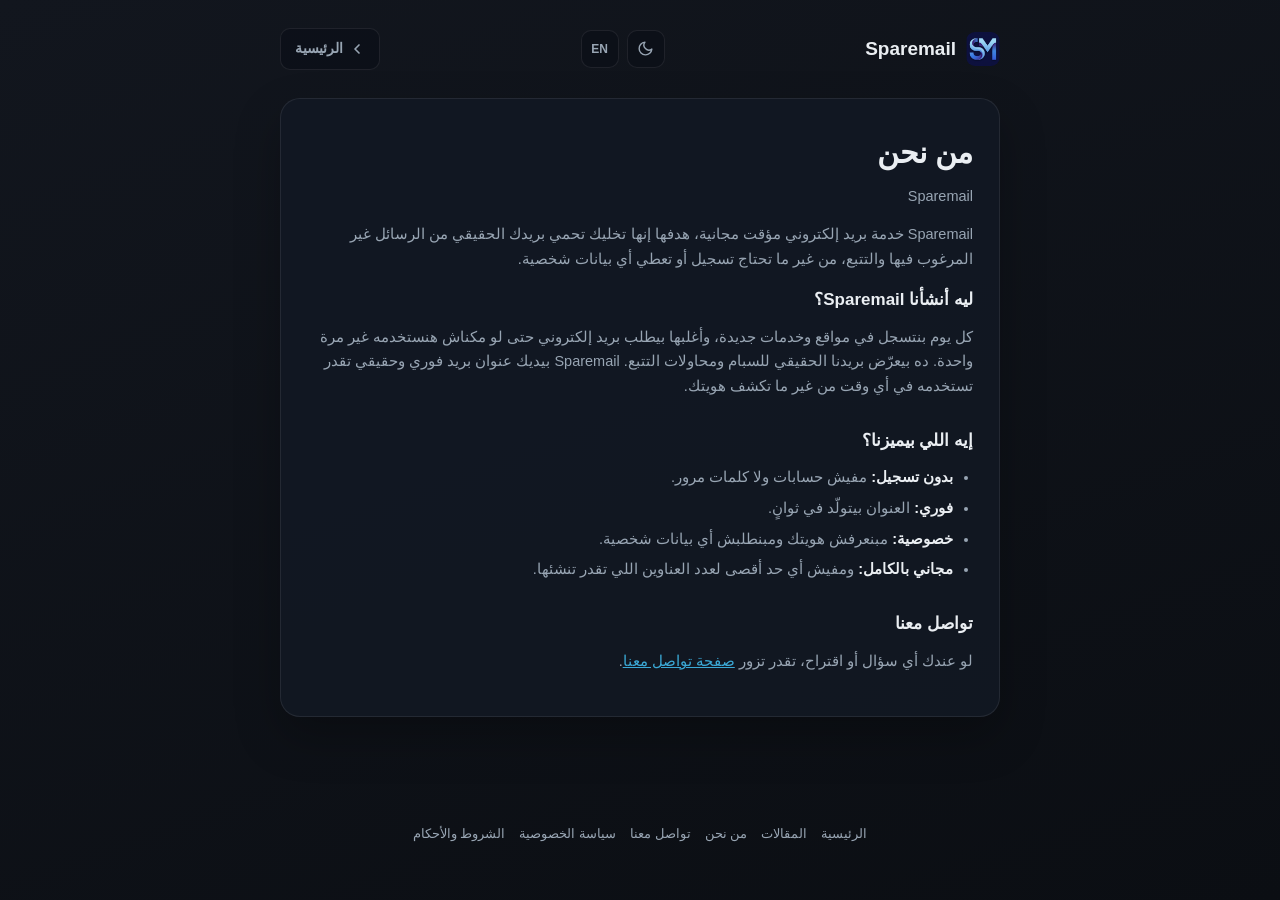
<file: about.html>
<!DOCTYPE html>
<html lang="ar" dir="rtl">
<head>
<meta charset="UTF-8">
<script>
(function(){
  var t = localStorage.getItem('sparemail_theme') || 'dark';
  document.documentElement.setAttribute('data-theme', t);
})();
</script>
<meta name="viewport" content="width=device-width, initial-scale=1, viewport-fit=cover">
<link rel="icon" type="image/png" href="/favicon.png">
<link rel="manifest" href="/manifest.json">
<meta name="theme-color" content="#2591c9">
<title>من نحن - Sparemail</title>
<meta name="description" content="تعرف على Sparemail، خدمة البريد الإلكتروني المؤقت المجانية اللي بتحمي خصوصيتك أونلاين.">
<link rel="stylesheet" href="/pages.css">
</head>
<body>

<div class="page-wrap">
  <div class="site-header">
    <a class="site-logo" href="/" onclick="event.preventDefault(); location.replace('/');">
      <img src="/favicon.png" alt="Sparemail">
      <span>Sparemail</span>
    </a>
    <div class="header-controls">
      <button class="header-toggle-btn" id="themeToggleBtn" aria-label="تبديل الوضع الليلي/النهاري" title="الوضع الليلي/النهاري">
        <svg class="icon-moon" viewBox="0 0 24 24" fill="none" stroke="currentColor" stroke-width="2" stroke-linecap="round" stroke-linejoin="round"><path d="M21 12.79A9 9 0 1111.21 3 7 7 0 0021 12.79z"/></svg>
        <svg class="icon-sun" viewBox="0 0 24 24" fill="none" stroke="currentColor" stroke-width="2" stroke-linecap="round" stroke-linejoin="round"><circle cx="12" cy="12" r="4"/><path d="M12 2v2M12 20v2M4.93 4.93l1.41 1.41M17.66 17.66l1.41 1.41M2 12h2M20 12h2M6.34 17.66l-1.41 1.41M19.07 4.93l-1.41 1.41"/></svg>
      </button>
      <button class="header-toggle-btn" id="langToggleBtn" aria-label="Switch language" title="EN / AR">
        <span data-ar="EN" data-en="AR">EN</span>
      </button>
    </div>
    <a class="back-link" href="/" onclick="event.preventDefault(); location.replace('/');">
      <svg width="16" height="16" viewBox="0 0 24 24" fill="none" stroke="currentColor" stroke-width="2.5" stroke-linecap="round" stroke-linejoin="round"><path d="M15 18l-6-6 6-6"/></svg>
      <span data-ar="الرئيسية" data-en="Home">الرئيسية</span>
    </a>
  </div>

  <div class="page-card">
    <h1 class="page-title" data-ar="من نحن" data-en="About Us">من نحن</h1>
    <p class="page-updated">Sparemail</p>

    <p data-ar="Sparemail خدمة بريد إلكتروني مؤقت مجانية، هدفها إنها تخليك تحمي بريدك الحقيقي من الرسائل غير المرغوب فيها والتتبع، من غير ما تحتاج تسجيل أو تعطي أي بيانات شخصية." data-en="Sparemail is a free temporary email service, built to help you protect your real inbox from spam and tracking - no signup, no personal data required.">Sparemail خدمة بريد إلكتروني مؤقت مجانية، هدفها إنها تخليك تحمي بريدك الحقيقي من الرسائل غير المرغوب فيها والتتبع، من غير ما تحتاج تسجيل أو تعطي أي بيانات شخصية.</p>

    <h2 data-ar="ليه أنشأنا Sparemail؟" data-en="Why did we build Sparemail?">ليه أنشأنا Sparemail؟</h2>
    <p data-ar="كل يوم بنتسجل في مواقع وخدمات جديدة، وأغلبها بيطلب بريد إلكتروني حتى لو مكناش هنستخدمه غير مرة واحدة. ده بيعرّض بريدنا الحقيقي للسبام ومحاولات التتبع. Sparemail بيديك عنوان بريد فوري وحقيقي تقدر تستخدمه في أي وقت من غير ما تكشف هويتك." data-en="Every day we sign up for new sites and services, most of which ask for an email even if we'll only use it once. That exposes our real inbox to spam and tracking. Sparemail gives you an instant, real address you can use anytime without revealing your identity.">كل يوم بنتسجل في مواقع وخدمات جديدة، وأغلبها بيطلب بريد إلكتروني حتى لو مكناش هنستخدمه غير مرة واحدة. ده بيعرّض بريدنا الحقيقي للسبام ومحاولات التتبع. Sparemail بيديك عنوان بريد فوري وحقيقي تقدر تستخدمه في أي وقت من غير ما تكشف هويتك.</p>

    <h2 data-ar="إيه اللي بيميزنا؟" data-en="What makes us different?">إيه اللي بيميزنا؟</h2>
    <ul>
      <li><strong data-ar="بدون تسجيل:" data-en="No signup:">بدون تسجيل:</strong> <span data-ar="مفيش حسابات ولا كلمات مرور." data-en="No accounts, no passwords.">مفيش حسابات ولا كلمات مرور.</span></li>
      <li><strong data-ar="فوري:" data-en="Instant:">فوري:</strong> <span data-ar="العنوان بيتولّد في ثوانٍ." data-en="Your address is generated in seconds.">العنوان بيتولّد في ثوانٍ.</span></li>
      <li><strong data-ar="خصوصية:" data-en="Private:">خصوصية:</strong> <span data-ar="مبنعرفش هويتك ومبنطلبش أي بيانات شخصية." data-en="We don't know who you are and never ask for personal data.">مبنعرفش هويتك ومبنطلبش أي بيانات شخصية.</span></li>
      <li><strong data-ar="مجاني بالكامل:" data-en="Completely free:">مجاني بالكامل:</strong> <span data-ar="ومفيش أي حد أقصى لعدد العناوين اللي تقدر تنشئها." data-en="No limit on how many addresses you can create.">ومفيش أي حد أقصى لعدد العناوين اللي تقدر تنشئها.</span></li>
    </ul>

    <h2 data-ar="تواصل معنا" data-en="Get in touch">تواصل معنا</h2>
    <p><span data-ar="لو عندك أي سؤال أو اقتراح، تقدر تزور" data-en="If you have any question or suggestion, visit our">لو عندك أي سؤال أو اقتراح، تقدر تزور</span> <a href="/contact.html" data-ar="صفحة تواصل معنا" data-en="contact page">صفحة تواصل معنا</a>.</p>
  </div>
</div>

<div class="site-footer">
  <a href="/" data-ar="الرئيسية" data-en="Home">الرئيسية</a>
  <a href="/articles.html" data-ar="المقالات" data-en="Articles">المقالات</a>
  <a href="/about.html" data-ar="من نحن" data-en="About">من نحن</a>
  <a href="/contact.html" data-ar="تواصل معنا" data-en="Contact">تواصل معنا</a>
  <a href="/privacy.html" data-ar="سياسة الخصوصية" data-en="Privacy Policy">سياسة الخصوصية</a>
  <a href="/terms.html" data-ar="الشروط والأحكام" data-en="Terms">الشروط والأحكام</a>
</div>

<script src="/pages.js"></script>
</body>
</html>
</file>
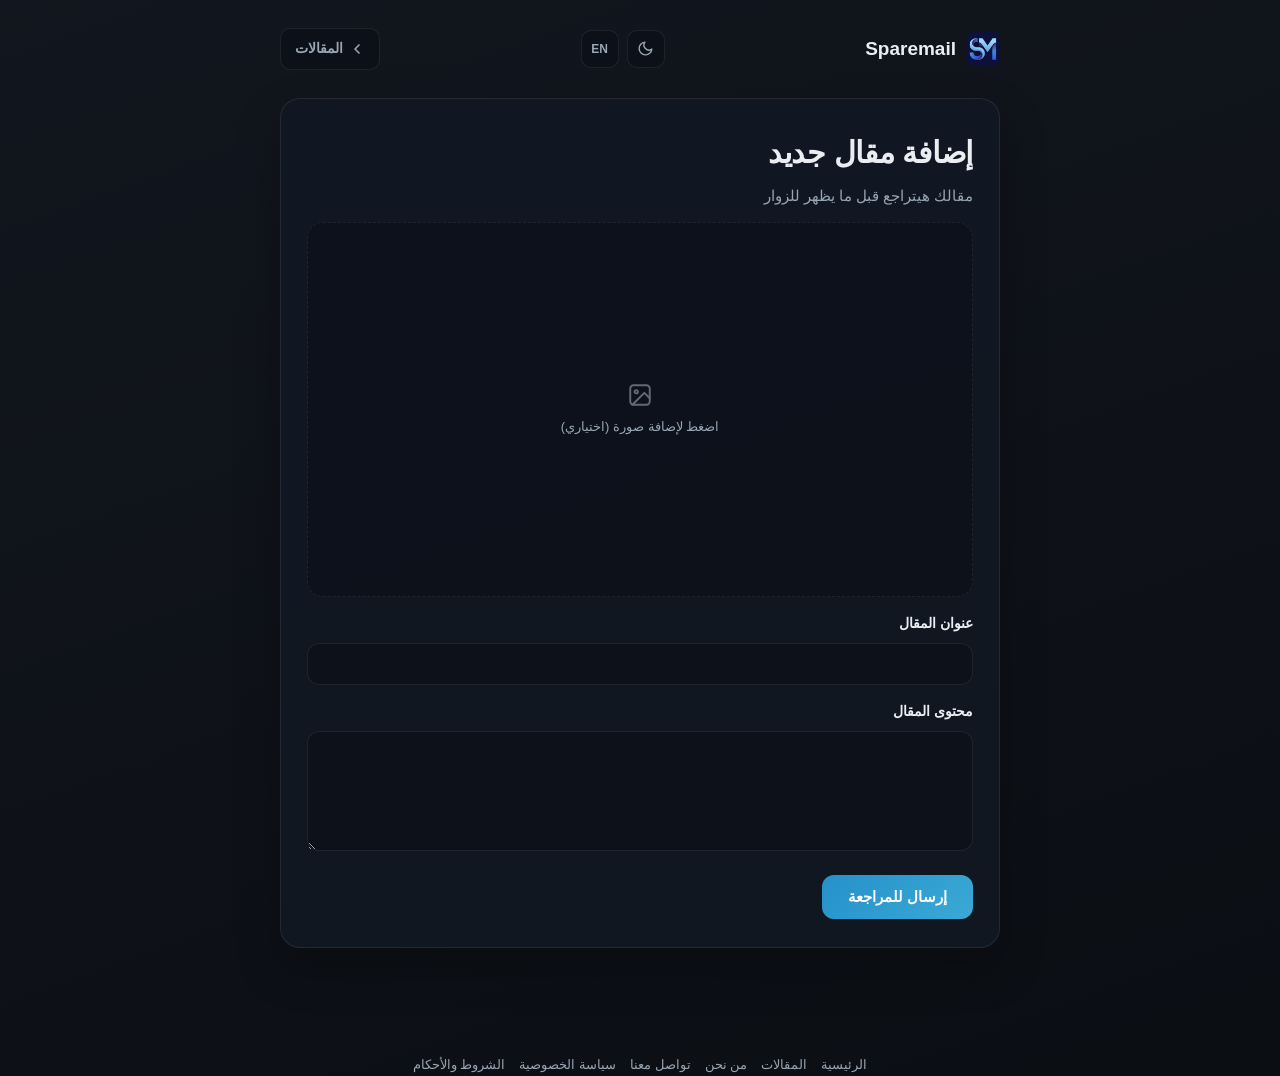
<file: add-article.html>
<!DOCTYPE html>
<html lang="ar" dir="rtl">
<head>
<meta charset="UTF-8">
<script>
(function(){
  var t = localStorage.getItem('sparemail_theme') || 'dark';
  document.documentElement.setAttribute('data-theme', t);
})();
</script>
<meta name="viewport" content="width=device-width, initial-scale=1, viewport-fit=cover">
<link rel="icon" type="image/png" href="/favicon.png">
<link rel="manifest" href="/manifest.json">
<meta name="theme-color" content="#2591c9">
<meta name="robots" content="noindex, nofollow">
<title>إضافة مقال جديد - Sparemail</title>
<meta name="description" content="شارك مقالك في Sparemail عن الخصوصية الرقمية والبريد المؤقت.">
<link rel="stylesheet" href="/pages.css">
<style>
  .image-upload{
    position:relative;
    aspect-ratio:16/9;
    border:1.5px dashed var(--border);
    border-radius:16px;
    background:var(--input-bg);
    display:flex;
    flex-direction:column;
    align-items:center;
    justify-content:center;
    gap:8px;
    cursor:pointer;
    color:var(--text-gray);
    overflow:hidden;
    font-size:13px;
    margin-bottom:16px;
  }
  .image-upload img{ position:absolute; inset:0; width:100%; height:100%; object-fit:cover; }
  .image-upload svg{ width:26px; height:26px; opacity:.6; }
</style>
</head>
<body>

<div class="page-wrap">
  <div class="site-header">
    <a class="site-logo" href="/" onclick="event.preventDefault(); location.replace('/');">
      <img src="/favicon.png" alt="Sparemail">
      <span>Sparemail</span>
    </a>
    <div class="header-controls">
      <button class="header-toggle-btn" id="themeToggleBtn" aria-label="تبديل الوضع الليلي/النهاري" title="الوضع الليلي/النهاري">
        <svg class="icon-moon" viewBox="0 0 24 24" fill="none" stroke="currentColor" stroke-width="2" stroke-linecap="round" stroke-linejoin="round"><path d="M21 12.79A9 9 0 1111.21 3 7 7 0 0021 12.79z"/></svg>
        <svg class="icon-sun" viewBox="0 0 24 24" fill="none" stroke="currentColor" stroke-width="2" stroke-linecap="round" stroke-linejoin="round"><circle cx="12" cy="12" r="4"/><path d="M12 2v2M12 20v2M4.93 4.93l1.41 1.41M17.66 17.66l1.41 1.41M2 12h2M20 12h2M6.34 17.66l-1.41 1.41M19.07 4.93l-1.41 1.41"/></svg>
      </button>
      <button class="header-toggle-btn" id="langToggleBtn" aria-label="Switch language" title="EN / AR">
        <span data-ar="EN" data-en="AR">EN</span>
      </button>
    </div>
    <a class="back-link" href="/articles.html" onclick="event.preventDefault(); location.replace('/articles.html');">
      <svg width="16" height="16" viewBox="0 0 24 24" fill="none" stroke="currentColor" stroke-width="2.5" stroke-linecap="round" stroke-linejoin="round"><path d="M15 18l-6-6 6-6"/></svg>
      <span data-ar="المقالات" data-en="Articles">المقالات</span>
    </a>
  </div>

  <div class="page-card">
    <h1 class="page-title" data-ar="إضافة مقال جديد" data-en="Add New Article">إضافة مقال جديد</h1>
    <p class="page-updated" data-ar="مقالك هيتراجع قبل ما يظهر للزوار" data-en="Your article will be reviewed before it appears to visitors">مقالك هيتراجع قبل ما يظهر للزوار</p>

    <form id="articleForm">
      <label class="image-upload" id="imageUploadLabel">
        <input type="file" id="articleImageInput" accept="image/*" hidden>
        <svg viewBox="0 0 24 24" fill="none" stroke="currentColor" stroke-width="1.8" stroke-linecap="round" stroke-linejoin="round"><rect x="3" y="3" width="18" height="18" rx="3"/><circle cx="8.5" cy="9" r="1.5"/><path d="M21 15l-5-5L5 21"/></svg>
        <span data-ar="اضغط لإضافة صورة (اختياري)" data-en="Tap to add an image (optional)">اضغط لإضافة صورة (اختياري)</span>
      </label>

      <div class="form-group">
        <label for="titleInput" data-ar="عنوان المقال" data-en="Article title">عنوان المقال</label>
        <input type="text" id="titleInput" required>
      </div>
      <div class="form-group">
        <label for="contentInput" data-ar="محتوى المقال" data-en="Article content">محتوى المقال</label>
        <textarea id="contentInput" required></textarea>
      </div>

      <button type="submit" class="submit-btn" id="publishBtn" data-ar="إرسال للمراجعة" data-en="Submit for Review">إرسال للمراجعة</button>
      <div class="form-status" id="formStatus"></div>
    </form>
  </div>
</div>

<div class="site-footer">
  <a href="/" data-ar="الرئيسية" data-en="Home">الرئيسية</a>
  <a href="/articles.html" data-ar="المقالات" data-en="Articles">المقالات</a>
  <a href="/about.html" data-ar="من نحن" data-en="About">من نحن</a>
  <a href="/contact.html" data-ar="تواصل معنا" data-en="Contact">تواصل معنا</a>
  <a href="/privacy.html" data-ar="سياسة الخصوصية" data-en="Privacy Policy">سياسة الخصوصية</a>
  <a href="/terms.html" data-ar="الشروط والأحكام" data-en="Terms">الشروط والأحكام</a>
</div>

<script src="/pages.js"></script>
<script>
  const FIREBASE_URL = 'https://sparemail-87ef2-default-rtdb.europe-west1.firebasedatabase.app';
  const PENDING_ARTICLES_ENDPOINT = `${FIREBASE_URL}/pending_articles.json`;

  const form = document.getElementById('articleForm');
  const publishBtn = document.getElementById('publishBtn');
  const statusEl = document.getElementById('formStatus');
  const imageUploadLabel = document.getElementById('imageUploadLabel');
  const articleImageInput = document.getElementById('articleImageInput');

  let uploadedImageData = null;

  function compressImage(file){
    return new Promise((resolve, reject) => {
      const reader = new FileReader();
      reader.onerror = () => reject(reader.error);
      reader.onload = () => {
        const img = new Image();
        img.onerror = reject;
        img.onload = () => {
          const maxW = 640;
          const scale = Math.min(1, maxW / img.width);
          const canvas = document.createElement('canvas');
          canvas.width = Math.round(img.width * scale);
          canvas.height = Math.round(img.height * scale);
          const ctx = canvas.getContext('2d');
          ctx.drawImage(img, 0, 0, canvas.width, canvas.height);
          resolve(canvas.toDataURL('image/jpeg', 0.72));
        };
        img.src = reader.result;
      };
      reader.readAsDataURL(file);
    });
  }

  articleImageInput.addEventListener('change', async () => {
    const file = articleImageInput.files[0];
    if(!file) return;
    try{
      uploadedImageData = await compressImage(file);
      imageUploadLabel.innerHTML = '';
      const img = document.createElement('img');
      img.src = uploadedImageData;
      imageUploadLabel.appendChild(img);
      imageUploadLabel.appendChild(articleImageInput);
    }catch(err){
      /* ignore - keep placeholder */
    }
  });

  form.addEventListener('submit', async (e) => {
    e.preventDefault();
    const isEn = document.documentElement.lang === 'en';
    const title = document.getElementById('titleInput').value.trim();
    const content = document.getElementById('contentInput').value.trim();
    if(!title) return;

    publishBtn.disabled = true;
    publishBtn.textContent = isEn ? 'Submitting...' : 'جاري الإرسال...';
    statusEl.className = 'form-status';

    try{
      const res = await fetch(PENDING_ARTICLES_ENDPOINT, {
        method: 'POST',
        body: JSON.stringify({ ar: title, en: title, content, image: uploadedImageData, ts: Date.now() })
      });
      if(!res.ok) throw new Error('submit failed');

      statusEl.textContent = isEn ? 'Submitted for review - it will appear once approved. Redirecting...' : 'تم إرسال المقال للمراجعة - هيظهر بعد الموافقة عليه. جاري تحويلك...';
      statusEl.classList.add('show', 'ok');
      setTimeout(() => { window.location.href = '/articles.html'; }, 1600);
    }catch(err){
      statusEl.textContent = isEn ? 'Could not submit - check your connection and try again.' : 'تعذّر إرسال المقال - تحقق من الاتصال وحاول تاني.';
      statusEl.classList.add('show', 'err');
      publishBtn.disabled = false;
      publishBtn.textContent = isEn ? 'Submit for Review' : 'إرسال للمراجعة';
    }
  });
</script>

</body>
</html>
</file>
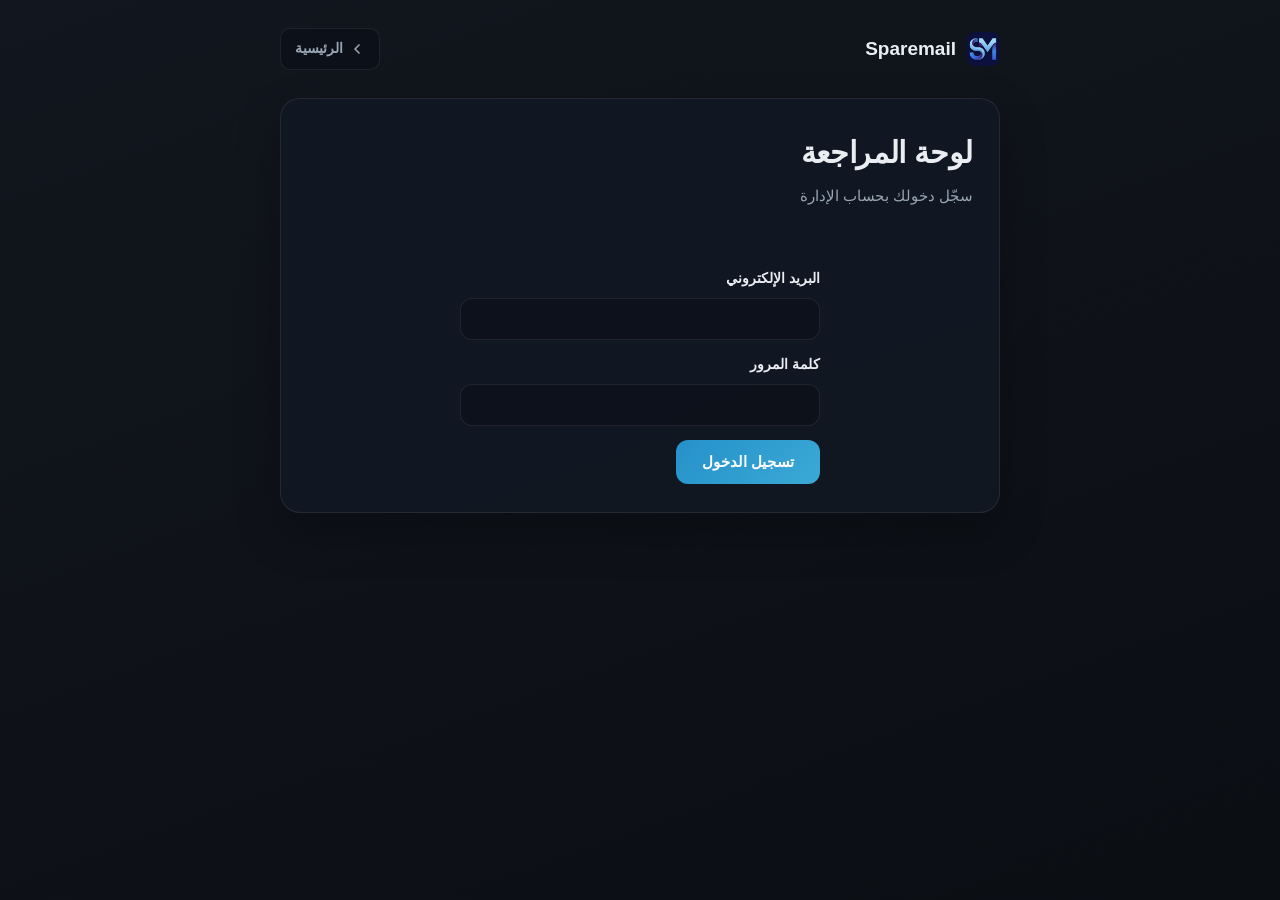
<file: admin.html>
<!DOCTYPE html>
<html lang="ar" dir="rtl">
<head>
<meta charset="UTF-8">
<script>
(function(){
  var t = localStorage.getItem('sparemail_theme') || 'dark';
  document.documentElement.setAttribute('data-theme', t);
})();
</script>
<meta name="viewport" content="width=device-width, initial-scale=1, viewport-fit=cover">
<link rel="icon" type="image/png" href="/favicon.png">
<meta name="robots" content="noindex, nofollow">
<title>لوحة المراجعة - Sparemail</title>
<link rel="stylesheet" href="/pages.css">
<style>
  .login-box{ max-width:360px; margin:60px auto 0; }
  .login-box .form-group{ margin-bottom:14px; }
  .login-error{
    margin-top:10px;
    font-size:13px;
    color:#e5555a;
    display:none;
  }
  .login-error.show{ display:block; }

  .pending-list{ display:flex; flex-direction:column; gap:16px; margin-top:18px; }
  .pending-item{
    background:var(--input-bg);
    border:1px solid var(--border);
    border-radius:16px;
    padding:16px;
  }
  .pending-item-thumb{
    width:100%;
    max-height:220px;
    border-radius:12px;
    overflow:hidden;
    margin-bottom:12px;
    background:rgba(255,255,255,.04);
  }
  .pending-item-thumb img{ width:100%; height:100%; object-fit:cover; display:block; }
  .pending-item-title{ font-size:16px; font-weight:800; margin:0 0 6px; color:var(--text-dark); }
  .pending-item-content{ font-size:13.5px; color:var(--text-gray); line-height:1.7; white-space:pre-wrap; margin:0 0 10px; }
  .pending-item-date{ font-size:11.5px; color:var(--text-gray); opacity:.7; margin:0 0 12px; }
  .pending-item-actions{ display:flex; gap:10px; }
  .approve-btn, .reject-btn{
    flex:1;
    padding:10px;
    border-radius:10px;
    border:none;
    font-size:13.5px;
    font-weight:700;
    cursor:pointer;
  }
  .approve-btn{ background:#2fbf71; color:#fff; }
  .reject-btn{ background:rgba(229,85,90,.15); color:#e5555a; }
  .approve-btn:disabled, .reject-btn:disabled{ opacity:.5; cursor:default; }

  .logout-btn{
    font-size:12.5px;
    color:var(--text-gray);
    background:none;
    border:none;
    cursor:pointer;
    text-decoration:underline;
  }
  #dashboard{ display:none; }
</style>
</head>
<body>

<div class="page-wrap">
  <div class="site-header">
    <a class="site-logo" href="/" onclick="event.preventDefault(); location.replace('/');">
      <img src="/favicon.png" alt="Sparemail">
      <span>Sparemail</span>
    </a>
    <a class="back-link" href="/" onclick="event.preventDefault(); location.replace('/');">
      <svg width="16" height="16" viewBox="0 0 24 24" fill="none" stroke="currentColor" stroke-width="2.5" stroke-linecap="round" stroke-linejoin="round"><path d="M15 18l-6-6 6-6"/></svg>
      الرئيسية
    </a>
  </div>

  <div class="page-card" id="loginCard">
    <h1 class="page-title">لوحة المراجعة</h1>
    <p class="page-updated">سجّل دخولك بحساب الإدارة</p>

    <div class="login-box">
      <form id="loginForm">
        <div class="form-group">
          <label for="emailInput">البريد الإلكتروني</label>
          <input type="email" id="emailInput" required autocomplete="username">
        </div>
        <div class="form-group">
          <label for="passwordInput">كلمة المرور</label>
          <input type="password" id="passwordInput" required autocomplete="current-password">
        </div>
        <button type="submit" class="submit-btn" id="loginBtn">تسجيل الدخول</button>
        <p class="login-error" id="loginError"></p>
      </form>
    </div>
  </div>

  <div class="page-card" id="dashboard">
    <div style="display:flex; align-items:center; justify-content:space-between; margin-bottom:6px;">
      <h1 class="page-title" style="margin-bottom:0;">المقالات المعلّقة</h1>
      <button class="logout-btn" id="logoutBtn">تسجيل الخروج</button>
    </div>
    <p class="page-updated" id="pendingCount">جاري التحميل...</p>
    <div class="pending-list" id="pendingList"></div>
  </div>
</div>

<script>
  const FIREBASE_URL = 'https://sparemail-87ef2-default-rtdb.europe-west1.firebasedatabase.app';
  const API_KEY = 'AIzaSyBRzE4VslZfrqRKbdGHr_o-v3oKTsjDJis';
  const SIGNIN_URL = `https://identitytoolkit.googleapis.com/v1/accounts:signInWithPassword?key=${API_KEY}`;
  const TOKEN_KEY = 'sparemail_admin_token';

  const loginCard = document.getElementById('loginCard');
  const dashboard = document.getElementById('dashboard');
  const loginForm = document.getElementById('loginForm');
  const loginBtn = document.getElementById('loginBtn');
  const loginError = document.getElementById('loginError');
  const pendingList = document.getElementById('pendingList');
  const pendingCount = document.getElementById('pendingCount');
  const logoutBtn = document.getElementById('logoutBtn');

  function escapeHtml(str){
    const div = document.createElement('div');
    div.textContent = str == null ? '' : String(str);
    return div.innerHTML;
  }

  function showDashboard(){
    loginCard.style.display = 'none';
    dashboard.style.display = 'block';
    loadPending();
  }
  function showLogin(){
    dashboard.style.display = 'none';
    loginCard.style.display = 'block';
  }

  loginForm.addEventListener('submit', async (e) => {
    e.preventDefault();
    const email = document.getElementById('emailInput').value.trim();
    const password = document.getElementById('passwordInput').value;
    loginError.classList.remove('show');
    loginBtn.disabled = true;
    loginBtn.textContent = 'جاري الدخول...';

    try{
      const res = await fetch(SIGNIN_URL, {
        method: 'POST',
        body: JSON.stringify({ email, password, returnSecureToken: true })
      });
      const data = await res.json();
      if(!res.ok || !data.idToken){
        throw new Error((data.error && data.error.message) || 'login failed');
      }
      sessionStorage.setItem(TOKEN_KEY, data.idToken);
      showDashboard();
    }catch(err){
      loginError.textContent = 'بيانات الدخول غير صحيحة أو الحساب غير مفعّل بعد.';
      loginError.classList.add('show');
    }finally{
      loginBtn.disabled = false;
      loginBtn.textContent = 'تسجيل الدخول';
    }
  });

  logoutBtn.addEventListener('click', () => {
    sessionStorage.removeItem(TOKEN_KEY);
    showLogin();
  });

  function getToken(){
    return sessionStorage.getItem(TOKEN_KEY);
  }

  async function loadPending(){
    const token = getToken();
    pendingList.innerHTML = '';
    pendingCount.textContent = 'جاري التحميل...';

    try{
      const res = await fetch(`${FIREBASE_URL}/pending_articles.json?auth=${token}`);
      if(res.status === 401 || res.status === 403){
        sessionStorage.removeItem(TOKEN_KEY);
        showLogin();
        return;
      }
      if(!res.ok) throw new Error('fetch failed');
      const data = await res.json();

      if(!data || typeof data !== 'object'){
        pendingCount.textContent = 'مفيش مقالات معلّقة حاليًا.';
        return;
      }

      const items = Object.entries(data).sort((a, b) => (a[1].ts || 0) - (b[1].ts || 0));
      pendingCount.textContent = `عدد المقالات المعلّقة: ${items.length}`;

      items.forEach(([id, article]) => {
        const card = document.createElement('div');
        card.className = 'pending-item';

        const thumbHtml = article.image
          ? `<div class="pending-item-thumb"><img src="${article.image}" alt=""></div>`
          : '';

        card.innerHTML = `
          ${thumbHtml}
          <p class="pending-item-title">${escapeHtml(article.ar || '(بدون عنوان)')}</p>
          <p class="pending-item-content">${escapeHtml(article.content || '(بدون محتوى)')}</p>
          <p class="pending-item-date">${article.ts ? new Date(article.ts).toLocaleString('ar-EG') : ''}</p>
          <div class="pending-item-actions">
            <button class="approve-btn">قبول ونشر</button>
            <button class="reject-btn">رفض وحذف</button>
          </div>
        `;

        const approveBtn = card.querySelector('.approve-btn');
        const rejectBtn = card.querySelector('.reject-btn');

        approveBtn.addEventListener('click', async () => {
          approveBtn.disabled = true;
          rejectBtn.disabled = true;
          const t = getToken();
          try{
            const publishRes = await fetch(`${FIREBASE_URL}/articles.json?auth=${t}`, {
              method: 'POST',
              body: JSON.stringify(article)
            });
            if(!publishRes.ok) throw new Error('publish failed');
            await fetch(`${FIREBASE_URL}/pending_articles/${encodeURIComponent(id)}.json?auth=${t}`, { method: 'DELETE' });
            card.remove();
            pendingCount.textContent = `عدد المقالات المعلّقة: ${pendingList.children.length}`;
          }catch(err){
            approveBtn.disabled = false;
            rejectBtn.disabled = false;
            alert('تعذّر النشر - حاول تاني.');
          }
        });

        rejectBtn.addEventListener('click', async () => {
          approveBtn.disabled = true;
          rejectBtn.disabled = true;
          const t = getToken();
          try{
            await fetch(`${FIREBASE_URL}/pending_articles/${encodeURIComponent(id)}.json?auth=${t}`, { method: 'DELETE' });
            card.remove();
            pendingCount.textContent = `عدد المقالات المعلّقة: ${pendingList.children.length}`;
          }catch(err){
            approveBtn.disabled = false;
            rejectBtn.disabled = false;
            alert('تعذّر الحذف - حاول تاني.');
          }
        });

        pendingList.appendChild(card);
      });
    }catch(err){
      pendingCount.textContent = 'تعذّر تحميل المقالات المعلّقة - تحقق من الاتصال.';
    }
  }

  /* Auto-login if a session token is still around */
  if(getToken()){
    showDashboard();
  }
</script>

</body>
</html>
</file>
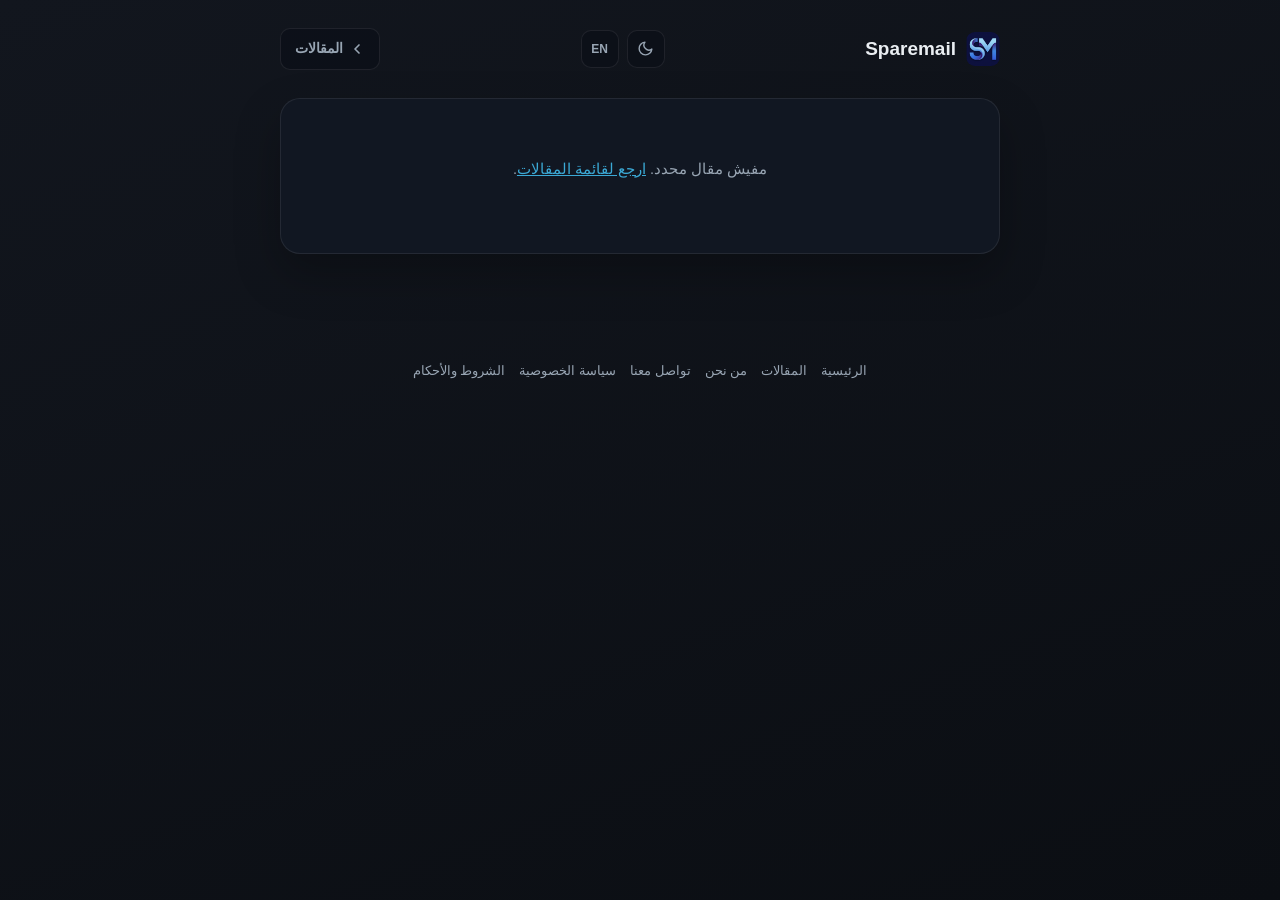
<file: article.html>
<!DOCTYPE html>
<html lang="ar" dir="rtl">
<head>
<meta charset="UTF-8">
<script>
(function(){
  var t = localStorage.getItem('sparemail_theme') || 'dark';
  document.documentElement.setAttribute('data-theme', t);
})();
</script>
<meta name="viewport" content="width=device-width, initial-scale=1, viewport-fit=cover">
<link rel="icon" type="image/png" href="/favicon.png">
<link rel="manifest" href="/manifest.json">
<meta name="theme-color" content="#2591c9">
<title id="pageTitle">المقال - Sparemail</title>
<meta name="description" id="pageDescription" content="مقال من Sparemail">
<link rel="stylesheet" href="/pages.css">
</head>
<body>

<div class="page-wrap">
  <div class="site-header">
    <a class="site-logo" href="/" onclick="event.preventDefault(); location.replace('/');">
      <img src="/favicon.png" alt="Sparemail">
      <span>Sparemail</span>
    </a>
    <div class="header-controls">
      <button class="header-toggle-btn" id="themeToggleBtn" aria-label="تبديل الوضع الليلي/النهاري" title="الوضع الليلي/النهاري">
        <svg class="icon-moon" viewBox="0 0 24 24" fill="none" stroke="currentColor" stroke-width="2" stroke-linecap="round" stroke-linejoin="round"><path d="M21 12.79A9 9 0 1111.21 3 7 7 0 0021 12.79z"/></svg>
        <svg class="icon-sun" viewBox="0 0 24 24" fill="none" stroke="currentColor" stroke-width="2" stroke-linecap="round" stroke-linejoin="round"><circle cx="12" cy="12" r="4"/><path d="M12 2v2M12 20v2M4.93 4.93l1.41 1.41M17.66 17.66l1.41 1.41M2 12h2M20 12h2M6.34 17.66l-1.41 1.41M19.07 4.93l-1.41 1.41"/></svg>
      </button>
      <button class="header-toggle-btn" id="langToggleBtn" aria-label="Switch language" title="EN / AR">
        <span data-ar="EN" data-en="AR">EN</span>
      </button>
    </div>
    <a class="back-link" href="/articles.html" onclick="event.preventDefault(); location.replace('/articles.html');">
      <svg width="16" height="16" viewBox="0 0 24 24" fill="none" stroke="currentColor" stroke-width="2.5" stroke-linecap="round" stroke-linejoin="round"><path d="M15 18l-6-6 6-6"/></svg>
      <span data-ar="المقالات" data-en="Articles">المقالات</span>
    </a>
  </div>

  <div class="page-card" id="articleCard">
    <p class="empty-note" data-ar="جاري تحميل المقال..." data-en="Loading article...">جاري تحميل المقال...</p>
  </div>
</div>

<div class="site-footer">
  <a href="/" data-ar="الرئيسية" data-en="Home">الرئيسية</a>
  <a href="/articles.html" data-ar="المقالات" data-en="Articles">المقالات</a>
  <a href="/about.html" data-ar="من نحن" data-en="About">من نحن</a>
  <a href="/contact.html" data-ar="تواصل معنا" data-en="Contact">تواصل معنا</a>
  <a href="/privacy.html" data-ar="سياسة الخصوصية" data-en="Privacy Policy">سياسة الخصوصية</a>
  <a href="/terms.html" data-ar="الشروط والأحكام" data-en="Terms">الشروط والأحكام</a>
</div>

<script src="/pages.js"></script>
<script>
  const FIREBASE_URL = 'https://sparemail-87ef2-default-rtdb.europe-west1.firebasedatabase.app';
  const articleCard = document.getElementById('articleCard');

  function escapeHtml(str){
    const div = document.createElement('div');
    div.textContent = str == null ? '' : String(str);
    return div.innerHTML;
  }

  async function loadArticle(){
    const isEn = document.documentElement.lang === 'en';
    const params = new URLSearchParams(window.location.search);
    const id = params.get('id');

    if(!id){
      articleCard.innerHTML = `<p class="empty-note">${isEn ? 'No article specified.' : 'مفيش مقال محدد.'} <a href="/articles.html">${isEn ? 'Back to articles' : 'ارجع لقائمة المقالات'}</a>.</p>`;
      return;
    }

    try{
      const res = await fetch(`${FIREBASE_URL}/articles/${encodeURIComponent(id)}.json`);
      if(!res.ok) throw new Error('fetch failed');
      const article = await res.json();

      if(!article){
        articleCard.innerHTML = `<p class="empty-note">${isEn ? 'This article no longer exists.' : 'المقال ده مش موجود أو اتحذف.'} <a href="/articles.html">${isEn ? 'Back to articles' : 'ارجع لقائمة المقالات'}</a>.</p>`;
        return;
      }

      document.title = `${article.ar} - Sparemail`;
      document.getElementById('pageTitle').textContent = `${article.ar} - Sparemail`;
      const descText = (article.content || article.ar || '').slice(0, 155);
      document.getElementById('pageDescription').setAttribute('content', descText);

      const imageHtml = article.image
        ? `<img src="${article.image}" alt="">`
        : '<svg viewBox="0 0 24 24" fill="none" stroke="currentColor" stroke-width="1.8" stroke-linecap="round" stroke-linejoin="round"><rect x="3" y="3" width="18" height="18" rx="3"/><circle cx="8.5" cy="9" r="1.5"/><path d="M21 15l-5-5L5 21"/></svg>';

      const noContentText = isEn ? 'No additional content for this article.' : 'مفيش محتوى إضافي لهذا المقال.';

      articleCard.innerHTML = `
        <div class="article-detail-image">${imageHtml}</div>
        <h1 class="page-title">${escapeHtml(article.ar)}</h1>
        <p class="article-detail-content">${escapeHtml(article.content || noContentText)}</p>
      `;
    }catch(err){
      articleCard.innerHTML = `<p class="empty-note">${isEn ? 'Could not load the article - check your connection.' : 'تعذّر تحميل المقال - تحقق من الاتصال.'}</p>`;
    }
  }

  loadArticle();
</script>

</body>
</html>
</file>
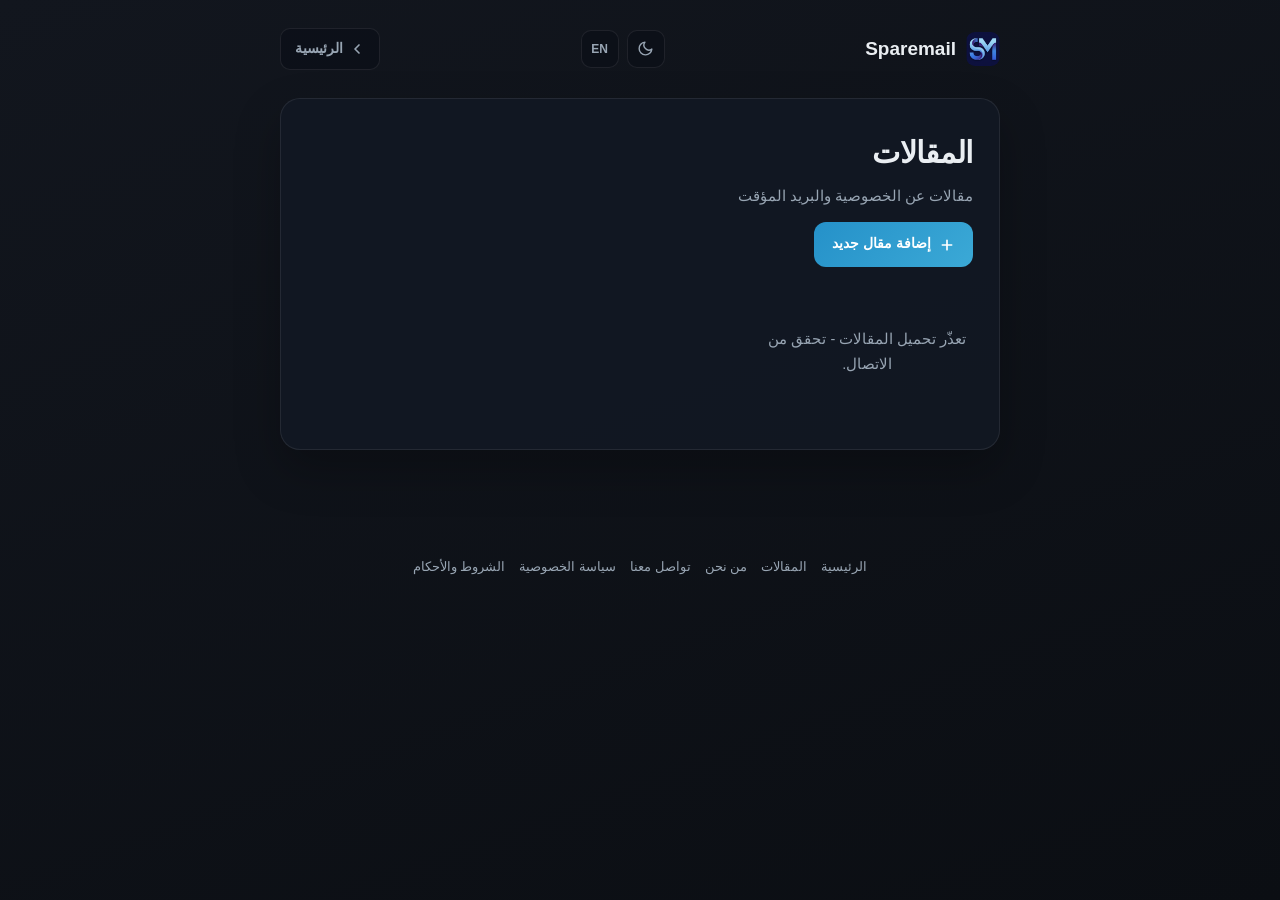
<file: articles.html>
<!DOCTYPE html>
<html lang="ar" dir="rtl">
<head>
<meta charset="UTF-8">
<script>
(function(){
  var t = localStorage.getItem('sparemail_theme') || 'dark';
  document.documentElement.setAttribute('data-theme', t);
})();
</script>
<meta name="viewport" content="width=device-width, initial-scale=1, viewport-fit=cover">
<link rel="icon" type="image/png" href="/favicon.png">
<link rel="manifest" href="/manifest.json">
<meta name="theme-color" content="#2591c9">
<title>المقالات - Sparemail</title>
<meta name="description" content="مقالات عن الخصوصية الرقمية، البريد المؤقت، وحماية بياناتك أونلاين.">
<link rel="stylesheet" href="/pages.css">
</head>
<body>

<div class="page-wrap">
  <div class="site-header">
    <a class="site-logo" href="/" onclick="event.preventDefault(); location.replace('/');">
      <img src="/favicon.png" alt="Sparemail">
      <span>Sparemail</span>
    </a>
    <div class="header-controls">
      <button class="header-toggle-btn" id="themeToggleBtn" aria-label="تبديل الوضع الليلي/النهاري" title="الوضع الليلي/النهاري">
        <svg class="icon-moon" viewBox="0 0 24 24" fill="none" stroke="currentColor" stroke-width="2" stroke-linecap="round" stroke-linejoin="round"><path d="M21 12.79A9 9 0 1111.21 3 7 7 0 0021 12.79z"/></svg>
        <svg class="icon-sun" viewBox="0 0 24 24" fill="none" stroke="currentColor" stroke-width="2" stroke-linecap="round" stroke-linejoin="round"><circle cx="12" cy="12" r="4"/><path d="M12 2v2M12 20v2M4.93 4.93l1.41 1.41M17.66 17.66l1.41 1.41M2 12h2M20 12h2M6.34 17.66l-1.41 1.41M19.07 4.93l-1.41 1.41"/></svg>
      </button>
      <button class="header-toggle-btn" id="langToggleBtn" aria-label="Switch language" title="EN / AR">
        <span data-ar="EN" data-en="AR">EN</span>
      </button>
    </div>
    <a class="back-link" href="/" onclick="event.preventDefault(); location.replace('/');">
      <svg width="16" height="16" viewBox="0 0 24 24" fill="none" stroke="currentColor" stroke-width="2.5" stroke-linecap="round" stroke-linejoin="round"><path d="M15 18l-6-6 6-6"/></svg>
      <span data-ar="الرئيسية" data-en="Home">الرئيسية</span>
    </a>
  </div>

  <div class="page-card">
    <h1 class="page-title" data-ar="المقالات" data-en="Articles">المقالات</h1>
    <p class="page-updated" data-ar="مقالات عن الخصوصية والبريد المؤقت" data-en="Articles about privacy and temporary email">مقالات عن الخصوصية والبريد المؤقت</p>

    <a href="/add-article.html" class="add-article-link">
      <svg width="16" height="16" viewBox="0 0 24 24" fill="none" stroke="currentColor" stroke-width="2.5" stroke-linecap="round" stroke-linejoin="round"><path d="M12 5v14M5 12h14"/></svg>
      <span data-ar="إضافة مقال جديد" data-en="Add New Article">إضافة مقال جديد</span>
    </a>

    <div class="articles-page-grid" id="articlesGrid">
      <p class="empty-note" data-ar="جاري تحميل المقالات..." data-en="Loading articles...">جاري تحميل المقالات...</p>
    </div>
  </div>
</div>

<div class="site-footer">
  <a href="/" data-ar="الرئيسية" data-en="Home">الرئيسية</a>
  <a href="/articles.html" data-ar="المقالات" data-en="Articles">المقالات</a>
  <a href="/about.html" data-ar="من نحن" data-en="About">من نحن</a>
  <a href="/contact.html" data-ar="تواصل معنا" data-en="Contact">تواصل معنا</a>
  <a href="/privacy.html" data-ar="سياسة الخصوصية" data-en="Privacy Policy">سياسة الخصوصية</a>
  <a href="/terms.html" data-ar="الشروط والأحكام" data-en="Terms">الشروط والأحكام</a>
</div>

<script src="/pages.js"></script>
<script>
  const FIREBASE_URL = 'https://sparemail-87ef2-default-rtdb.europe-west1.firebasedatabase.app';
  const ARTICLES_ENDPOINT = `${FIREBASE_URL}/articles.json`;
  const articlesGrid = document.getElementById('articlesGrid');

  function escapeHtml(str){
    const div = document.createElement('div');
    div.textContent = str == null ? '' : String(str);
    return div.innerHTML;
  }

  async function loadArticles(){
    const isEn = document.documentElement.lang === 'en';
    try{
      const res = await fetch(ARTICLES_ENDPOINT);
      if(!res.ok) throw new Error('fetch failed');
      const data = await res.json();

      if(!data || typeof data !== 'object'){
        articlesGrid.innerHTML = `<p class="empty-note">${isEn ? 'No articles yet. Be the first to publish!' : 'مفيش مقالات لسه. كن أول من ينشر!'}</p>`;
        return;
      }

      const articles = Object.entries(data)
        .map(([id, val]) => ({ id, ar: val.ar, image: val.image || null, ts: val.ts || 0 }))
        .sort((a, b) => b.ts - a.ts);

      articlesGrid.innerHTML = '';
      articles.forEach(article => {
        const a = document.createElement('a');
        a.className = 'article-card-link';
        a.href = `/article.html?id=${encodeURIComponent(article.id)}`;

        const thumb = document.createElement('div');
        thumb.className = 'article-card-thumb';
        if(article.image){
          const img = document.createElement('img');
          img.src = article.image;
          img.alt = '';
          thumb.appendChild(img);
        } else {
          thumb.innerHTML = '<svg viewBox="0 0 24 24" fill="none" stroke="currentColor" stroke-width="1.8" stroke-linecap="round" stroke-linejoin="round"><rect x="3" y="3" width="18" height="18" rx="3"/><circle cx="8.5" cy="9" r="1.5"/><path d="M21 15l-5-5L5 21"/></svg>';
        }

        const title = document.createElement('div');
        title.className = 'article-card-link-title';
        title.textContent = article.ar;

        a.appendChild(thumb);
        a.appendChild(title);
        articlesGrid.appendChild(a);
      });
    }catch(err){
      articlesGrid.innerHTML = `<p class="empty-note">${isEn ? 'Could not load articles - check your connection.' : 'تعذّر تحميل المقالات - تحقق من الاتصال.'}</p>`;
    }
  }

  loadArticles();
</script>

</body>
</html>
</file>
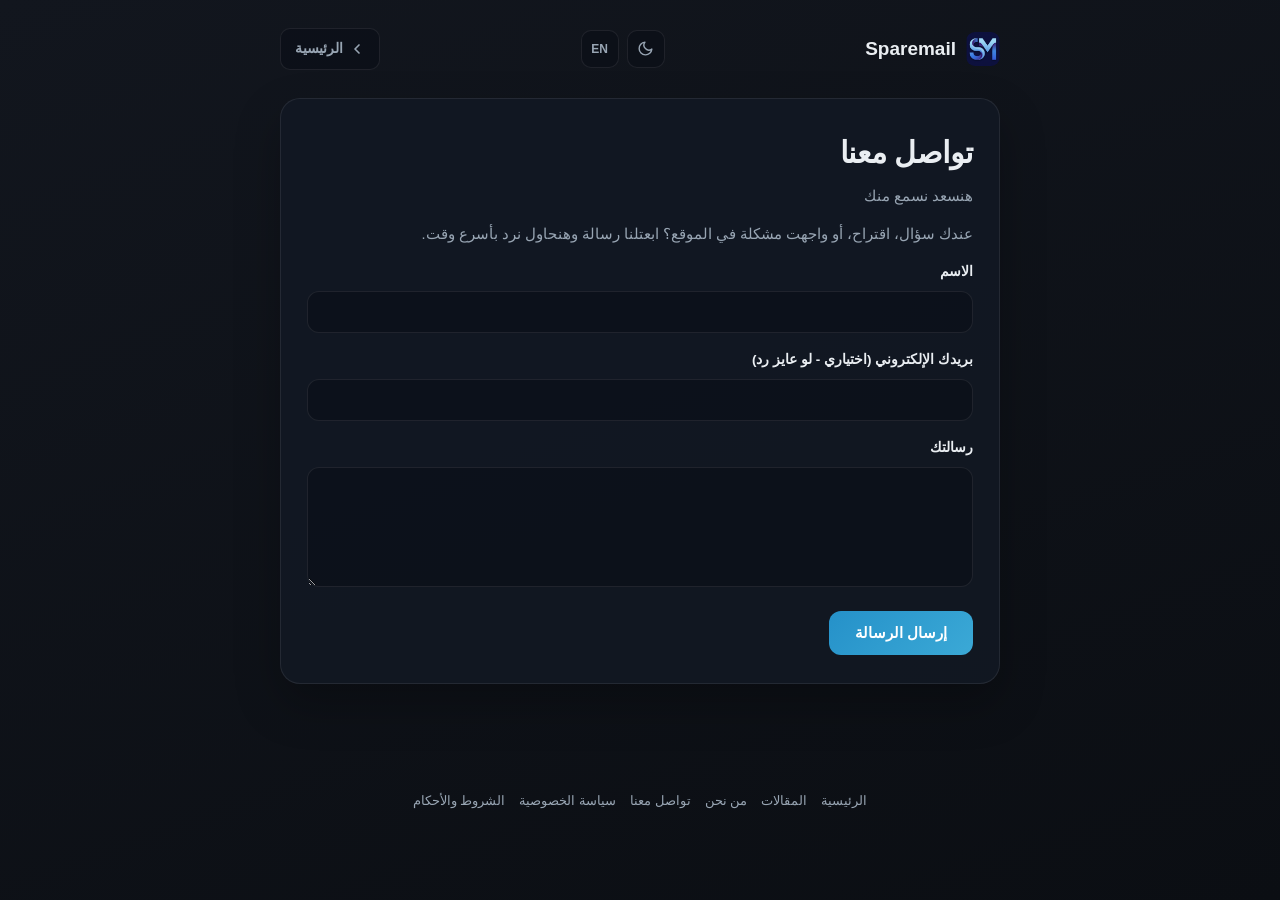
<file: contact.html>
<!DOCTYPE html>
<html lang="ar" dir="rtl">
<head>
<meta charset="UTF-8">
<script>
(function(){
  var t = localStorage.getItem('sparemail_theme') || 'dark';
  document.documentElement.setAttribute('data-theme', t);
})();
</script>
<meta name="viewport" content="width=device-width, initial-scale=1, viewport-fit=cover">
<link rel="icon" type="image/png" href="/favicon.png">
<link rel="manifest" href="/manifest.json">
<meta name="theme-color" content="#2591c9">
<title>تواصل معنا - Sparemail</title>
<meta name="description" content="تواصل مع فريق Sparemail لأي استفسار أو اقتراح.">
<link rel="stylesheet" href="/pages.css">
</head>
<body>

<div class="page-wrap">
  <div class="site-header">
    <a class="site-logo" href="/" onclick="event.preventDefault(); location.replace('/');">
      <img src="/favicon.png" alt="Sparemail">
      <span>Sparemail</span>
    </a>
    <div class="header-controls">
      <button class="header-toggle-btn" id="themeToggleBtn" aria-label="تبديل الوضع الليلي/النهاري" title="الوضع الليلي/النهاري">
        <svg class="icon-moon" viewBox="0 0 24 24" fill="none" stroke="currentColor" stroke-width="2" stroke-linecap="round" stroke-linejoin="round"><path d="M21 12.79A9 9 0 1111.21 3 7 7 0 0021 12.79z"/></svg>
        <svg class="icon-sun" viewBox="0 0 24 24" fill="none" stroke="currentColor" stroke-width="2" stroke-linecap="round" stroke-linejoin="round"><circle cx="12" cy="12" r="4"/><path d="M12 2v2M12 20v2M4.93 4.93l1.41 1.41M17.66 17.66l1.41 1.41M2 12h2M20 12h2M6.34 17.66l-1.41 1.41M19.07 4.93l-1.41 1.41"/></svg>
      </button>
      <button class="header-toggle-btn" id="langToggleBtn" aria-label="Switch language" title="EN / AR">
        <span data-ar="EN" data-en="AR">EN</span>
      </button>
    </div>
    <a class="back-link" href="/" onclick="event.preventDefault(); location.replace('/');">
      <svg width="16" height="16" viewBox="0 0 24 24" fill="none" stroke="currentColor" stroke-width="2.5" stroke-linecap="round" stroke-linejoin="round"><path d="M15 18l-6-6 6-6"/></svg>
      <span data-ar="الرئيسية" data-en="Home">الرئيسية</span>
    </a>
  </div>

  <div class="page-card">
    <h1 class="page-title" data-ar="تواصل معنا" data-en="Contact Us">تواصل معنا</h1>
    <p class="page-updated" data-ar="هنسعد نسمع منك" data-en="We'd love to hear from you">هنسعد نسمع منك</p>

    <p data-ar="عندك سؤال، اقتراح، أو واجهت مشكلة في الموقع؟ ابعتلنا رسالة وهنحاول نرد بأسرع وقت." data-en="Have a question, a suggestion, or ran into an issue on the site? Send us a message and we'll get back to you as soon as we can.">عندك سؤال، اقتراح، أو واجهت مشكلة في الموقع؟ ابعتلنا رسالة وهنحاول نرد بأسرع وقت.</p>

    <form id="contactForm">
      <div class="form-group">
        <label for="nameInput" data-ar="الاسم" data-en="Name">الاسم</label>
        <input type="text" id="nameInput" required>
      </div>
      <div class="form-group">
        <label for="emailInput" data-ar="بريدك الإلكتروني (اختياري - لو عايز رد)" data-en="Your email (optional - if you'd like a reply)">بريدك الإلكتروني (اختياري - لو عايز رد)</label>
        <input type="email" id="emailInput">
      </div>
      <div class="form-group">
        <label for="messageInput" data-ar="رسالتك" data-en="Your message">رسالتك</label>
        <textarea id="messageInput" required></textarea>
      </div>
      <button type="submit" class="submit-btn" id="submitBtn" data-ar="إرسال الرسالة" data-en="Send Message">إرسال الرسالة</button>
      <div class="form-status" id="formStatus"></div>
    </form>
  </div>
</div>

<div class="site-footer">
  <a href="/" data-ar="الرئيسية" data-en="Home">الرئيسية</a>
  <a href="/articles.html" data-ar="المقالات" data-en="Articles">المقالات</a>
  <a href="/about.html" data-ar="من نحن" data-en="About">من نحن</a>
  <a href="/contact.html" data-ar="تواصل معنا" data-en="Contact">تواصل معنا</a>
  <a href="/privacy.html" data-ar="سياسة الخصوصية" data-en="Privacy Policy">سياسة الخصوصية</a>
  <a href="/terms.html" data-ar="الشروط والأحكام" data-en="Terms">الشروط والأحكام</a>
</div>

<script src="/pages.js"></script>
<script>
  const FIREBASE_URL = 'https://sparemail-87ef2-default-rtdb.europe-west1.firebasedatabase.app';
  const MESSAGES_ENDPOINT = `${FIREBASE_URL}/contactMessages.json`;

  const form = document.getElementById('contactForm');
  const submitBtn = document.getElementById('submitBtn');
  const statusEl = document.getElementById('formStatus');

  form.addEventListener('submit', async (e) => {
    e.preventDefault();
    const name = document.getElementById('nameInput').value.trim();
    const email = document.getElementById('emailInput').value.trim();
    const message = document.getElementById('messageInput').value.trim();

    if(!name || !message) return;

    const isEn = document.documentElement.lang === 'en';
    submitBtn.disabled = true;
    submitBtn.textContent = isEn ? 'Sending...' : 'جاري الإرسال...';
    statusEl.className = 'form-status';

    try{
      const res = await fetch(MESSAGES_ENDPOINT, {
        method: 'POST',
        body: JSON.stringify({ name, email, message, ts: Date.now() })
      });
      if(!res.ok) throw new Error('send failed');

      statusEl.textContent = isEn ? 'Your message has been sent - thank you for reaching out!' : 'تم إرسال رسالتك بنجاح، شكرًا لتواصلك معنا!';
      statusEl.classList.add('show', 'ok');
      form.reset();
    }catch(err){
      statusEl.textContent = isEn ? 'Could not send your message - check your connection and try again.' : 'تعذّر إرسال الرسالة - تحقق من الاتصال وحاول تاني.';
      statusEl.classList.add('show', 'err');
    }finally{
      submitBtn.disabled = false;
      submitBtn.textContent = isEn ? 'Send Message' : 'إرسال الرسالة';
    }
  });
</script>

</body>
</html>
</file>
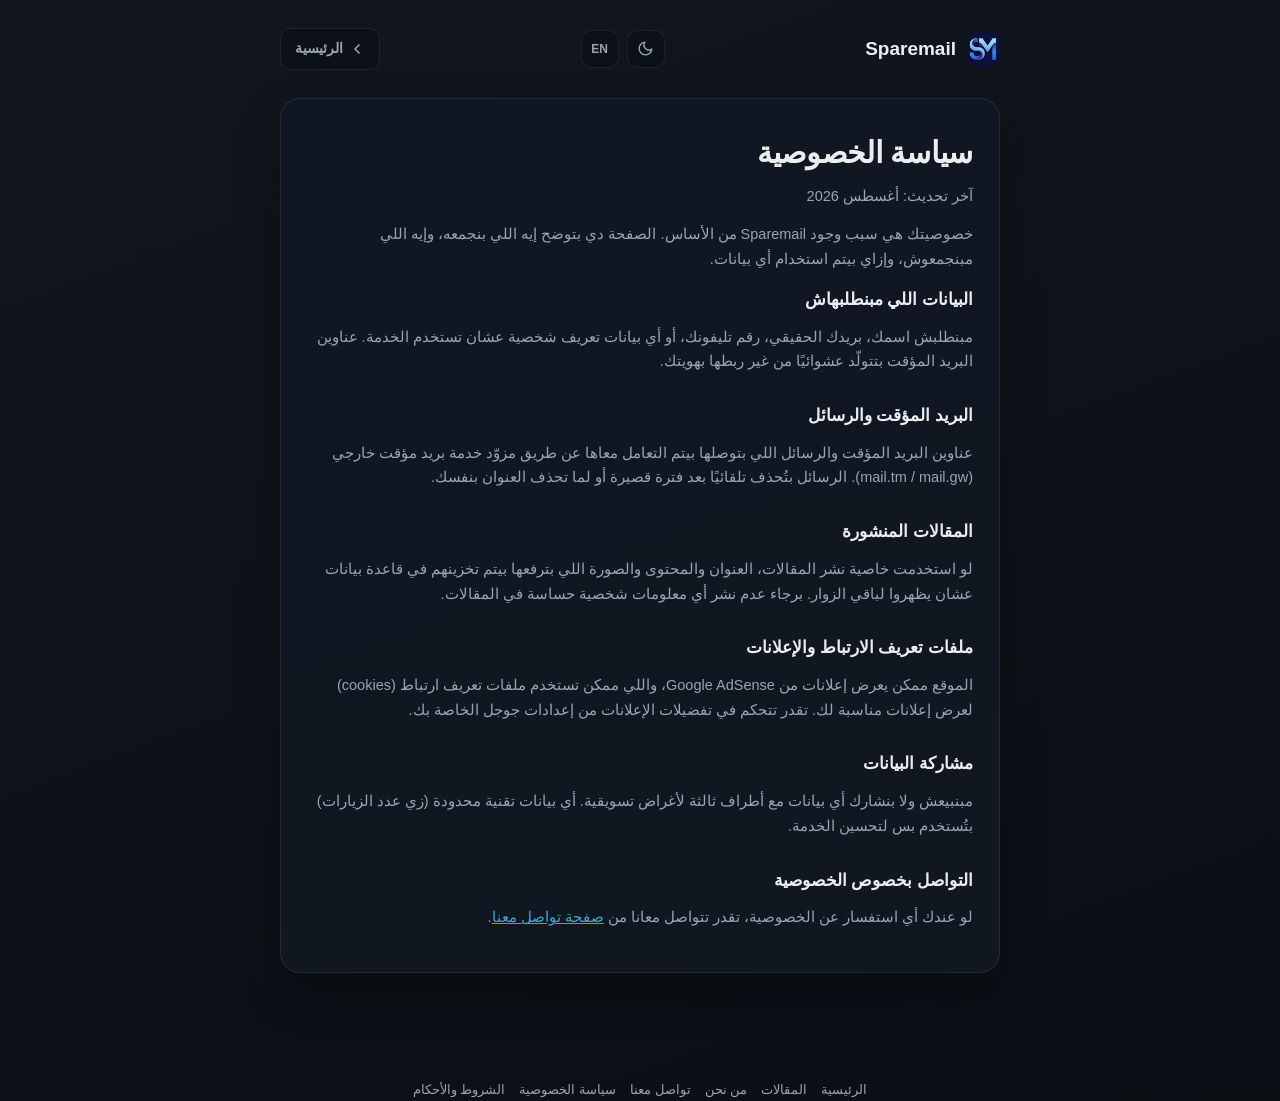
<file: privacy.html>
<!DOCTYPE html>
<html lang="ar" dir="rtl">
<head>
<meta charset="UTF-8">
<script>
(function(){
  var t = localStorage.getItem('sparemail_theme') || 'dark';
  document.documentElement.setAttribute('data-theme', t);
})();
</script>
<meta name="viewport" content="width=device-width, initial-scale=1, viewport-fit=cover">
<link rel="icon" type="image/png" href="/favicon.png">
<link rel="manifest" href="/manifest.json">
<meta name="theme-color" content="#2591c9">
<title>سياسة الخصوصية - Sparemail</title>
<meta name="description" content="سياسة الخصوصية الخاصة بـ Sparemail وكيفية تعاملنا مع بياناتك.">
<link rel="stylesheet" href="/pages.css">
</head>
<body>

<div class="page-wrap">
  <div class="site-header">
    <a class="site-logo" href="/" onclick="event.preventDefault(); location.replace('/');">
      <img src="/favicon.png" alt="Sparemail">
      <span>Sparemail</span>
    </a>
    <div class="header-controls">
      <button class="header-toggle-btn" id="themeToggleBtn" aria-label="تبديل الوضع الليلي/النهاري" title="الوضع الليلي/النهاري">
        <svg class="icon-moon" viewBox="0 0 24 24" fill="none" stroke="currentColor" stroke-width="2" stroke-linecap="round" stroke-linejoin="round"><path d="M21 12.79A9 9 0 1111.21 3 7 7 0 0021 12.79z"/></svg>
        <svg class="icon-sun" viewBox="0 0 24 24" fill="none" stroke="currentColor" stroke-width="2" stroke-linecap="round" stroke-linejoin="round"><circle cx="12" cy="12" r="4"/><path d="M12 2v2M12 20v2M4.93 4.93l1.41 1.41M17.66 17.66l1.41 1.41M2 12h2M20 12h2M6.34 17.66l-1.41 1.41M19.07 4.93l-1.41 1.41"/></svg>
      </button>
      <button class="header-toggle-btn" id="langToggleBtn" aria-label="Switch language" title="EN / AR">
        <span data-ar="EN" data-en="AR">EN</span>
      </button>
    </div>
    <a class="back-link" href="/" onclick="event.preventDefault(); location.replace('/');">
      <svg width="16" height="16" viewBox="0 0 24 24" fill="none" stroke="currentColor" stroke-width="2.5" stroke-linecap="round" stroke-linejoin="round"><path d="M15 18l-6-6 6-6"/></svg>
      <span data-ar="الرئيسية" data-en="Home">الرئيسية</span>
    </a>
  </div>

  <div class="page-card">
    <h1 class="page-title" data-ar="سياسة الخصوصية" data-en="Privacy Policy">سياسة الخصوصية</h1>
    <p class="page-updated" data-ar="آخر تحديث: أغسطس 2026" data-en="Last updated: August 2026">آخر تحديث: أغسطس 2026</p>

    <p data-ar="خصوصيتك هي سبب وجود Sparemail من الأساس. الصفحة دي بتوضح إيه اللي بنجمعه، وإيه اللي مبنجمعوش، وإزاي بيتم استخدام أي بيانات." data-en="Your privacy is the whole reason Sparemail exists. This page explains what we collect, what we don't, and how any data is used.">خصوصيتك هي سبب وجود Sparemail من الأساس. الصفحة دي بتوضح إيه اللي بنجمعه، وإيه اللي مبنجمعوش، وإزاي بيتم استخدام أي بيانات.</p>

    <h2 data-ar="البيانات اللي مبنطلبهاش" data-en="Data we never ask for">البيانات اللي مبنطلبهاش</h2>
    <p data-ar="مبنطلبش اسمك، بريدك الحقيقي، رقم تليفونك، أو أي بيانات تعريف شخصية عشان تستخدم الخدمة. عناوين البريد المؤقت بتتولّد عشوائيًا من غير ربطها بهويتك." data-en="We don't ask for your name, real email, phone number, or any identifying data to use the service. Temporary addresses are generated randomly and are never linked to your identity.">مبنطلبش اسمك، بريدك الحقيقي، رقم تليفونك، أو أي بيانات تعريف شخصية عشان تستخدم الخدمة. عناوين البريد المؤقت بتتولّد عشوائيًا من غير ربطها بهويتك.</p>

    <h2 data-ar="البريد المؤقت والرسائل" data-en="Temporary mail and messages">البريد المؤقت والرسائل</h2>
    <p data-ar="عناوين البريد المؤقت والرسائل اللي بتوصلها بيتم التعامل معاها عن طريق مزوّد خدمة بريد مؤقت خارجي (mail.tm / mail.gw). الرسائل بتُحذف تلقائيًا بعد فترة قصيرة أو لما تحذف العنوان بنفسك." data-en="Temporary addresses and incoming messages are handled by an external temporary-mail provider (mail.tm / mail.gw). Messages are automatically deleted after a short period, or when you delete the address yourself.">عناوين البريد المؤقت والرسائل اللي بتوصلها بيتم التعامل معاها عن طريق مزوّد خدمة بريد مؤقت خارجي (mail.tm / mail.gw). الرسائل بتُحذف تلقائيًا بعد فترة قصيرة أو لما تحذف العنوان بنفسك.</p>

    <h2 data-ar="المقالات المنشورة" data-en="Published articles">المقالات المنشورة</h2>
    <p data-ar="لو استخدمت خاصية نشر المقالات، العنوان والمحتوى والصورة اللي بترفعها بيتم تخزينهم في قاعدة بيانات عشان يظهروا لباقي الزوار. برجاء عدم نشر أي معلومات شخصية حساسة في المقالات." data-en="If you use the article-publishing feature, the title, content, and any image you upload are stored in a database so they appear to other visitors. Please avoid publishing sensitive personal information in articles.">لو استخدمت خاصية نشر المقالات، العنوان والمحتوى والصورة اللي بترفعها بيتم تخزينهم في قاعدة بيانات عشان يظهروا لباقي الزوار. برجاء عدم نشر أي معلومات شخصية حساسة في المقالات.</p>

    <h2 data-ar="ملفات تعريف الارتباط والإعلانات" data-en="Cookies and ads">ملفات تعريف الارتباط والإعلانات</h2>
    <p data-ar="الموقع ممكن يعرض إعلانات من Google AdSense، واللي ممكن تستخدم ملفات تعريف ارتباط (cookies) لعرض إعلانات مناسبة لك. تقدر تتحكم في تفضيلات الإعلانات من إعدادات جوجل الخاصة بك." data-en="The site may show ads from Google AdSense, which may use cookies to show ads relevant to you. You can manage your ad preferences from your Google account settings.">الموقع ممكن يعرض إعلانات من Google AdSense، واللي ممكن تستخدم ملفات تعريف ارتباط (cookies) لعرض إعلانات مناسبة لك. تقدر تتحكم في تفضيلات الإعلانات من إعدادات جوجل الخاصة بك.</p>

    <h2 data-ar="مشاركة البيانات" data-en="Data sharing">مشاركة البيانات</h2>
    <p data-ar="مبنبيعش ولا بنشارك أي بيانات مع أطراف ثالثة لأغراض تسويقية. أي بيانات تقنية محدودة (زي عدد الزيارات) بتُستخدم بس لتحسين الخدمة." data-en="We never sell or share data with third parties for marketing purposes. Any limited technical data (like visit counts) is used only to improve the service.">مبنبيعش ولا بنشارك أي بيانات مع أطراف ثالثة لأغراض تسويقية. أي بيانات تقنية محدودة (زي عدد الزيارات) بتُستخدم بس لتحسين الخدمة.</p>

    <h2 data-ar="التواصل بخصوص الخصوصية" data-en="Privacy questions">التواصل بخصوص الخصوصية</h2>
    <p><span data-ar="لو عندك أي استفسار عن الخصوصية، تقدر تتواصل معانا من" data-en="If you have any privacy questions, you can reach us from our">لو عندك أي استفسار عن الخصوصية، تقدر تتواصل معانا من</span> <a href="/contact.html" data-ar="صفحة تواصل معنا" data-en="contact page">صفحة تواصل معنا</a>.</p>
  </div>
</div>

<div class="site-footer">
  <a href="/" data-ar="الرئيسية" data-en="Home">الرئيسية</a>
  <a href="/articles.html" data-ar="المقالات" data-en="Articles">المقالات</a>
  <a href="/about.html" data-ar="من نحن" data-en="About">من نحن</a>
  <a href="/contact.html" data-ar="تواصل معنا" data-en="Contact">تواصل معنا</a>
  <a href="/privacy.html" data-ar="سياسة الخصوصية" data-en="Privacy Policy">سياسة الخصوصية</a>
  <a href="/terms.html" data-ar="الشروط والأحكام" data-en="Terms">الشروط والأحكام</a>
</div>

<script src="/pages.js"></script>
</body>
</html>
</file>
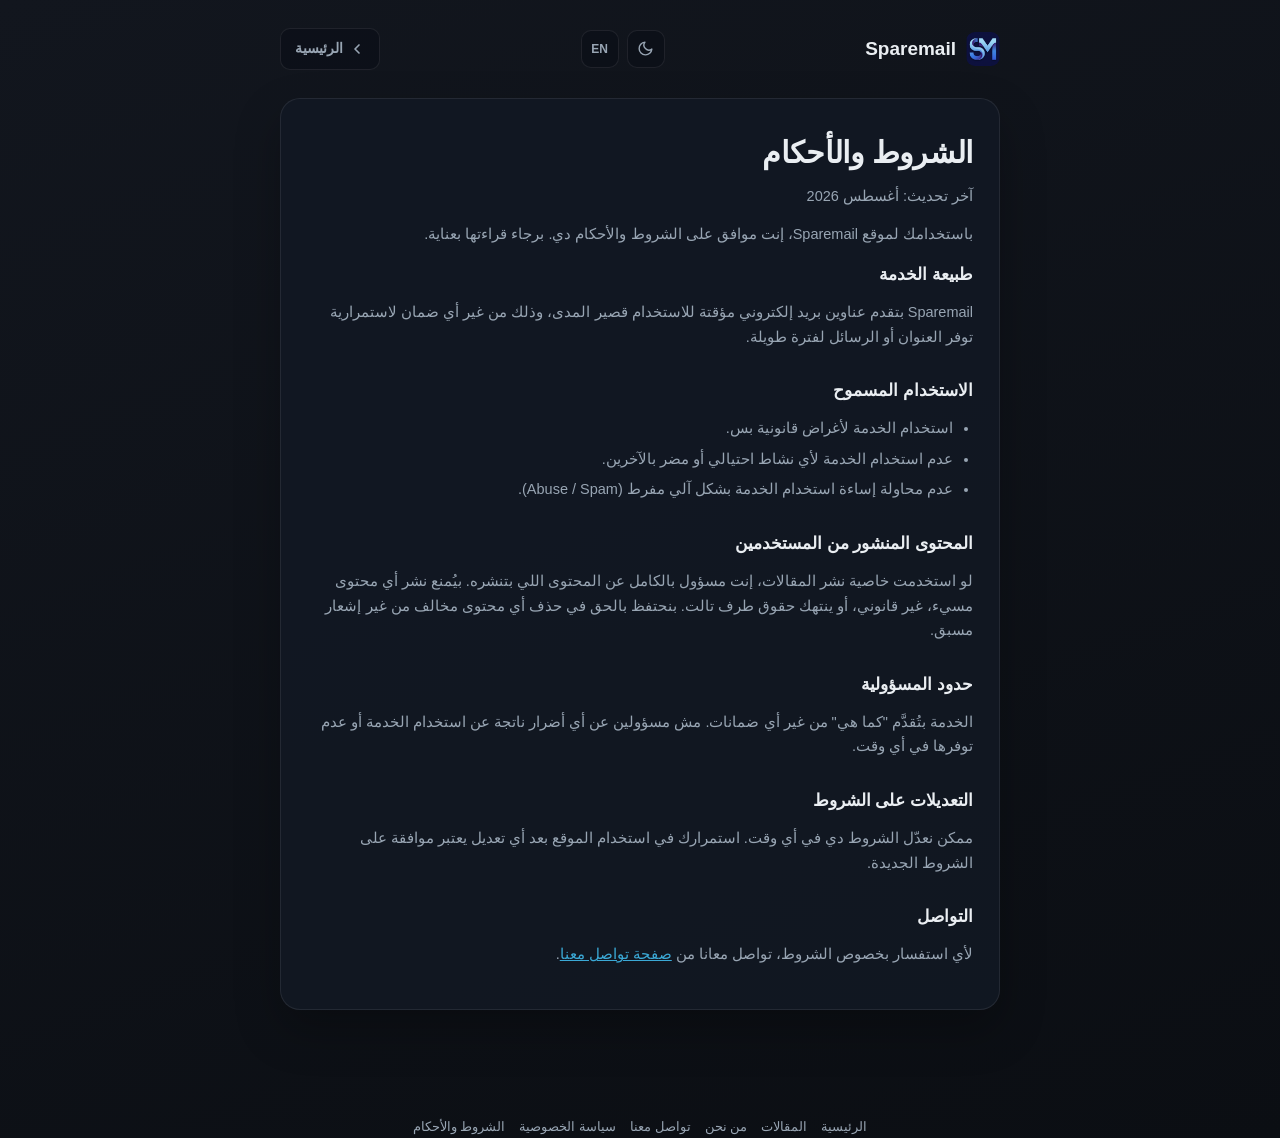
<file: terms.html>
<!DOCTYPE html>
<html lang="ar" dir="rtl">
<head>
<meta charset="UTF-8">
<script>
(function(){
  var t = localStorage.getItem('sparemail_theme') || 'dark';
  document.documentElement.setAttribute('data-theme', t);
})();
</script>
<meta name="viewport" content="width=device-width, initial-scale=1, viewport-fit=cover">
<link rel="icon" type="image/png" href="/favicon.png">
<link rel="manifest" href="/manifest.json">
<meta name="theme-color" content="#2591c9">
<title>الشروط والأحكام - Sparemail</title>
<meta name="description" content="الشروط والأحكام الخاصة باستخدام خدمة Sparemail.">
<link rel="stylesheet" href="/pages.css">
</head>
<body>

<div class="page-wrap">
  <div class="site-header">
    <a class="site-logo" href="/" onclick="event.preventDefault(); location.replace('/');">
      <img src="/favicon.png" alt="Sparemail">
      <span>Sparemail</span>
    </a>
    <div class="header-controls">
      <button class="header-toggle-btn" id="themeToggleBtn" aria-label="تبديل الوضع الليلي/النهاري" title="الوضع الليلي/النهاري">
        <svg class="icon-moon" viewBox="0 0 24 24" fill="none" stroke="currentColor" stroke-width="2" stroke-linecap="round" stroke-linejoin="round"><path d="M21 12.79A9 9 0 1111.21 3 7 7 0 0021 12.79z"/></svg>
        <svg class="icon-sun" viewBox="0 0 24 24" fill="none" stroke="currentColor" stroke-width="2" stroke-linecap="round" stroke-linejoin="round"><circle cx="12" cy="12" r="4"/><path d="M12 2v2M12 20v2M4.93 4.93l1.41 1.41M17.66 17.66l1.41 1.41M2 12h2M20 12h2M6.34 17.66l-1.41 1.41M19.07 4.93l-1.41 1.41"/></svg>
      </button>
      <button class="header-toggle-btn" id="langToggleBtn" aria-label="Switch language" title="EN / AR">
        <span data-ar="EN" data-en="AR">EN</span>
      </button>
    </div>
    <a class="back-link" href="/" onclick="event.preventDefault(); location.replace('/');">
      <svg width="16" height="16" viewBox="0 0 24 24" fill="none" stroke="currentColor" stroke-width="2.5" stroke-linecap="round" stroke-linejoin="round"><path d="M15 18l-6-6 6-6"/></svg>
      <span data-ar="الرئيسية" data-en="Home">الرئيسية</span>
    </a>
  </div>

  <div class="page-card">
    <h1 class="page-title" data-ar="الشروط والأحكام" data-en="Terms of Service">الشروط والأحكام</h1>
    <p class="page-updated" data-ar="آخر تحديث: أغسطس 2026" data-en="Last updated: August 2026">آخر تحديث: أغسطس 2026</p>

    <p data-ar="باستخدامك لموقع Sparemail، إنت موافق على الشروط والأحكام دي. برجاء قراءتها بعناية." data-en="By using Sparemail, you agree to these terms. Please read them carefully.">باستخدامك لموقع Sparemail، إنت موافق على الشروط والأحكام دي. برجاء قراءتها بعناية.</p>

    <h2 data-ar="طبيعة الخدمة" data-en="Nature of the service">طبيعة الخدمة</h2>
    <p data-ar="Sparemail بتقدم عناوين بريد إلكتروني مؤقتة للاستخدام قصير المدى، وذلك من غير أي ضمان لاستمرارية توفر العنوان أو الرسائل لفترة طويلة." data-en="Sparemail provides temporary email addresses for short-term use, with no guarantee that any address or its messages will remain available for an extended period.">Sparemail بتقدم عناوين بريد إلكتروني مؤقتة للاستخدام قصير المدى، وذلك من غير أي ضمان لاستمرارية توفر العنوان أو الرسائل لفترة طويلة.</p>

    <h2 data-ar="الاستخدام المسموح" data-en="Permitted use">الاستخدام المسموح</h2>
    <ul>
      <li data-ar="استخدام الخدمة لأغراض قانونية بس." data-en="Use the service for lawful purposes only.">استخدام الخدمة لأغراض قانونية بس.</li>
      <li data-ar="عدم استخدام الخدمة لأي نشاط احتيالي أو مضر بالآخرين." data-en="Do not use the service for any fraudulent activity or activity that harms others.">عدم استخدام الخدمة لأي نشاط احتيالي أو مضر بالآخرين.</li>
      <li data-ar="عدم محاولة إساءة استخدام الخدمة بشكل آلي مفرط (Abuse / Spam)." data-en="Do not attempt excessive automated abuse of the service (spam/abuse).">عدم محاولة إساءة استخدام الخدمة بشكل آلي مفرط (Abuse / Spam).</li>
    </ul>

    <h2 data-ar="المحتوى المنشور من المستخدمين" data-en="User-published content">المحتوى المنشور من المستخدمين</h2>
    <p data-ar="لو استخدمت خاصية نشر المقالات، إنت مسؤول بالكامل عن المحتوى اللي بتنشره. بيُمنع نشر أي محتوى مسيء، غير قانوني، أو ينتهك حقوق طرف تالت. بنحتفظ بالحق في حذف أي محتوى مخالف من غير إشعار مسبق." data-en="If you use the article-publishing feature, you are fully responsible for the content you publish. Publishing offensive, illegal, or rights-infringing content is prohibited. We reserve the right to remove any violating content without prior notice.">لو استخدمت خاصية نشر المقالات، إنت مسؤول بالكامل عن المحتوى اللي بتنشره. بيُمنع نشر أي محتوى مسيء، غير قانوني، أو ينتهك حقوق طرف تالت. بنحتفظ بالحق في حذف أي محتوى مخالف من غير إشعار مسبق.</p>

    <h2 data-ar="حدود المسؤولية" data-en="Limitation of liability">حدود المسؤولية</h2>
    <p data-ar="الخدمة بتُقدَّم &quot;كما هي&quot; من غير أي ضمانات. مش مسؤولين عن أي أضرار ناتجة عن استخدام الخدمة أو عدم توفرها في أي وقت." data-en="The service is provided &quot;as is&quot; with no warranties. We are not liable for any damages resulting from use of the service or its unavailability at any time.">الخدمة بتُقدَّم "كما هي" من غير أي ضمانات. مش مسؤولين عن أي أضرار ناتجة عن استخدام الخدمة أو عدم توفرها في أي وقت.</p>

    <h2 data-ar="التعديلات على الشروط" data-en="Changes to these terms">التعديلات على الشروط</h2>
    <p data-ar="ممكن نعدّل الشروط دي في أي وقت. استمرارك في استخدام الموقع بعد أي تعديل يعتبر موافقة على الشروط الجديدة." data-en="We may modify these terms at any time. Continuing to use the site after any change constitutes acceptance of the new terms.">ممكن نعدّل الشروط دي في أي وقت. استمرارك في استخدام الموقع بعد أي تعديل يعتبر موافقة على الشروط الجديدة.</p>

    <h2 data-ar="التواصل" data-en="Contact">التواصل</h2>
    <p><span data-ar="لأي استفسار بخصوص الشروط، تواصل معانا من" data-en="For any questions about these terms, reach us from our">لأي استفسار بخصوص الشروط، تواصل معانا من</span> <a href="/contact.html" data-ar="صفحة تواصل معنا" data-en="contact page">صفحة تواصل معنا</a>.</p>
  </div>
</div>

<div class="site-footer">
  <a href="/" data-ar="الرئيسية" data-en="Home">الرئيسية</a>
  <a href="/articles.html" data-ar="المقالات" data-en="Articles">المقالات</a>
  <a href="/about.html" data-ar="من نحن" data-en="About">من نحن</a>
  <a href="/contact.html" data-ar="تواصل معنا" data-en="Contact">تواصل معنا</a>
  <a href="/privacy.html" data-ar="سياسة الخصوصية" data-en="Privacy Policy">سياسة الخصوصية</a>
  <a href="/terms.html" data-ar="الشروط والأحكام" data-en="Terms">الشروط والأحكام</a>
</div>

<script src="/pages.js"></script>
</body>
</html>
</file>
<file: pages.css>
:root{
  --blue:#2591c9;
  --blue2:#3ba9d6;
  --blue-rgb:37,145,201;
  --bg-1:#eef3f7;
  --bg-2:#dde6ee;
  --text-dark:#2b3a4a;
  --text-gray:#5b6b7b;
  --border:#eef1f4;
  --card-bg:#ffffff;
  --input-bg:#f4f7fa;
  --switch-off:#d5dbe1;
  transition:color .3s ease;
}
html[data-theme="dark"]{
  --bg-1:#12161e;
  --bg-2:#0b0e13;
  --text-dark:#eaeef2;
  --text-gray:#98a5b3;
  --border:rgba(255,255,255,.08);
  --card-bg:rgba(18,24,35,.92);
  --input-bg:rgba(10,14,22,.55);
  --switch-off:#3a4552;
}

*{box-sizing:border-box;}

body{
  margin:0;
  min-height:100vh;
  background:linear-gradient(160deg, var(--bg-1) 0%, var(--bg-2) 100%);
  color:var(--text-dark);
  font-family:-apple-system, BlinkMacSystemFont, "Segoe UI", Roboto, "Helvetica Neue", Arial, sans-serif;
  -webkit-font-smoothing:antialiased;
  line-height:1.7;
}

a{ color:var(--blue2); }

.page-wrap{
  max-width:760px;
  margin:0 auto;
  padding:28px 20px 70px;
}

.site-header{
  display:flex;
  align-items:center;
  justify-content:space-between;
  margin-bottom:28px;
  gap:10px;
}
.header-controls{
  display:flex;
  align-items:center;
  gap:8px;
}
.header-toggle-btn{
  display:flex;
  align-items:center;
  justify-content:center;
  width:38px;
  height:38px;
  border-radius:10px;
  border:1px solid var(--border);
  background:var(--input-bg);
  color:var(--text-gray);
  cursor:pointer;
  font-size:12px;
  font-weight:700;
  transition:color .2s ease, border-color .2s ease;
}
.header-toggle-btn:hover{ color:var(--blue2); border-color:rgba(var(--blue-rgb),.4); }
.header-toggle-btn svg{ width:17px; height:17px; }
.header-toggle-btn .icon-sun{ display:none; }
html[data-theme="light"] .header-toggle-btn .icon-moon{ display:none; }
html[data-theme="light"] .header-toggle-btn .icon-sun{ display:block; }
.site-logo{
  display:flex;
  align-items:center;
  gap:10px;
  text-decoration:none;
  color:var(--text-dark);
  font-weight:800;
  font-size:19px;
}
.site-logo img{ width:34px; height:34px; border-radius:9px; }
.back-link{
  display:inline-flex;
  align-items:center;
  gap:6px;
  color:var(--text-gray);
  text-decoration:none;
  font-size:14px;
  font-weight:600;
  padding:8px 14px;
  border-radius:10px;
  border:1px solid var(--border);
  background:var(--input-bg);
  transition:color .2s ease, border-color .2s ease;
}
.back-link:hover{ color:var(--blue2); border-color:rgba(var(--blue-rgb),.4); }

.page-card{
  background:var(--card-bg);
  border:1px solid var(--border);
  border-radius:20px;
  padding:28px 26px;
  box-shadow:0 20px 45px rgba(0,0,0,.25);
}

.page-title{
  font-size:clamp(22px, 4vw, 30px);
  font-weight:800;
  margin:0 0 6px;
  letter-spacing:-.3px;
}
.page-updated{
  color:var(--text-gray);
  font-size:13px;
  margin:0 0 26px;
}

.page-card h2{
  font-size:17px;
  font-weight:700;
  margin:28px 0 10px;
  color:var(--text-dark);
}
.page-card h2:first-of-type{ margin-top:6px; }
.page-card p{
  color:var(--text-gray);
  font-size:14.5px;
  margin:0 0 14px;
}
.page-card ul{
  color:var(--text-gray);
  font-size:14.5px;
  margin:0 0 14px;
  padding-inline-start:20px;
}
.page-card li{ margin-bottom:6px; }
.page-card strong{ color:var(--text-dark); }

.site-footer{
  max-width:760px;
  margin:36px auto 0;
  padding:0 20px;
  display:flex;
  flex-wrap:wrap;
  gap:14px;
  justify-content:center;
  font-size:13px;
}
.site-footer a{
  color:var(--text-gray);
  text-decoration:none;
}
.site-footer a:hover{ color:var(--blue2); }

/* Contact form */
.form-group{ margin-bottom:16px; }
.form-group label{
  display:block;
  font-size:13.5px;
  font-weight:600;
  margin-bottom:7px;
  color:var(--text-dark);
}
.form-group input, .form-group textarea{
  width:100%;
  background:var(--input-bg);
  border:1px solid var(--border);
  border-radius:12px;
  padding:12px 14px;
  font-size:14px;
  color:var(--text-dark);
  font-family:inherit;
  outline:none;
}
.form-group textarea{ min-height:120px; resize:vertical; line-height:1.6; }
.form-group input:focus, .form-group textarea:focus{ border-color:rgba(var(--blue-rgb),.5); }

.submit-btn{
  background:linear-gradient(135deg, var(--blue), var(--blue2));
  color:#fff;
  border:none;
  border-radius:12px;
  padding:14px 26px;
  font-size:14.5px;
  font-weight:700;
  cursor:pointer;
}
.submit-btn:disabled{ opacity:.6; cursor:default; }

.form-status{
  margin-top:14px;
  font-size:13.5px;
  padding:12px 14px;
  border-radius:10px;
  display:none;
}
.form-status.show{ display:block; }
.form-status.ok{ background:rgba(47,191,113,.12); color:#2fbf71; }
.form-status.err{ background:rgba(229,85,90,.12); color:#e5555a; }

.contact-info{
  display:flex;
  align-items:center;
  gap:10px;
  background:var(--input-bg);
  border:1px solid var(--border);
  border-radius:12px;
  padding:14px 16px;
  margin-bottom:22px;
  font-size:14.5px;
}

/* Articles list page */
.articles-page-grid{
  display:grid;
  grid-template-columns:repeat(auto-fill, minmax(160px, 1fr));
  gap:16px;
  margin-top:8px;
}
.article-card-link{
  display:block;
  text-decoration:none;
  color:inherit;
  background:var(--input-bg);
  border:1px solid var(--border);
  border-radius:16px;
  overflow:hidden;
  transition:transform .2s ease, box-shadow .2s ease;
}
.article-card-link:hover{ transform:translateY(-3px); box-shadow:0 14px 26px rgba(0,0,0,.25); }
.article-card-thumb{
  width:100%;
  aspect-ratio:16/10;
  background:rgba(255,255,255,.04);
  display:flex;
  align-items:center;
  justify-content:center;
  color:var(--text-gray);
  overflow:hidden;
}
.article-card-thumb img{ width:100%; height:100%; object-fit:cover; }
.article-card-thumb svg{ width:28px; height:28px; opacity:.4; }
.article-card-link-title{
  padding:10px 12px 14px;
  font-size:13.5px;
  font-weight:700;
  color:var(--text-dark);
  line-height:1.5;
}

.add-article-link{
  display:inline-flex;
  align-items:center;
  gap:8px;
  background:linear-gradient(135deg, var(--blue), var(--blue2));
  color:#fff;
  text-decoration:none;
  padding:11px 18px;
  border-radius:12px;
  font-size:13.5px;
  font-weight:700;
  margin-bottom:22px;
}

.article-detail-image{
  width:100%;
  aspect-ratio:16/9;
  border-radius:16px;
  background:var(--input-bg);
  border:1px solid var(--border);
  display:flex;
  align-items:center;
  justify-content:center;
  color:var(--text-gray);
  overflow:hidden;
  margin-bottom:20px;
}
.article-detail-image img{ width:100%; height:100%; object-fit:cover; }
.article-detail-image svg{ width:40px; height:40px; opacity:.4; }
.article-detail-content{
  color:var(--text-gray);
  font-size:14.5px;
  line-height:1.9;
  white-space:pre-wrap;
}

.empty-note{
  color:var(--text-gray);
  font-size:14px;
  text-align:center;
  padding:30px 0;
}

@media (max-width:480px){
  .page-wrap{ padding:20px 14px 50px; }
  .page-card{ padding:20px 18px; border-radius:16px; }
}
</file>
